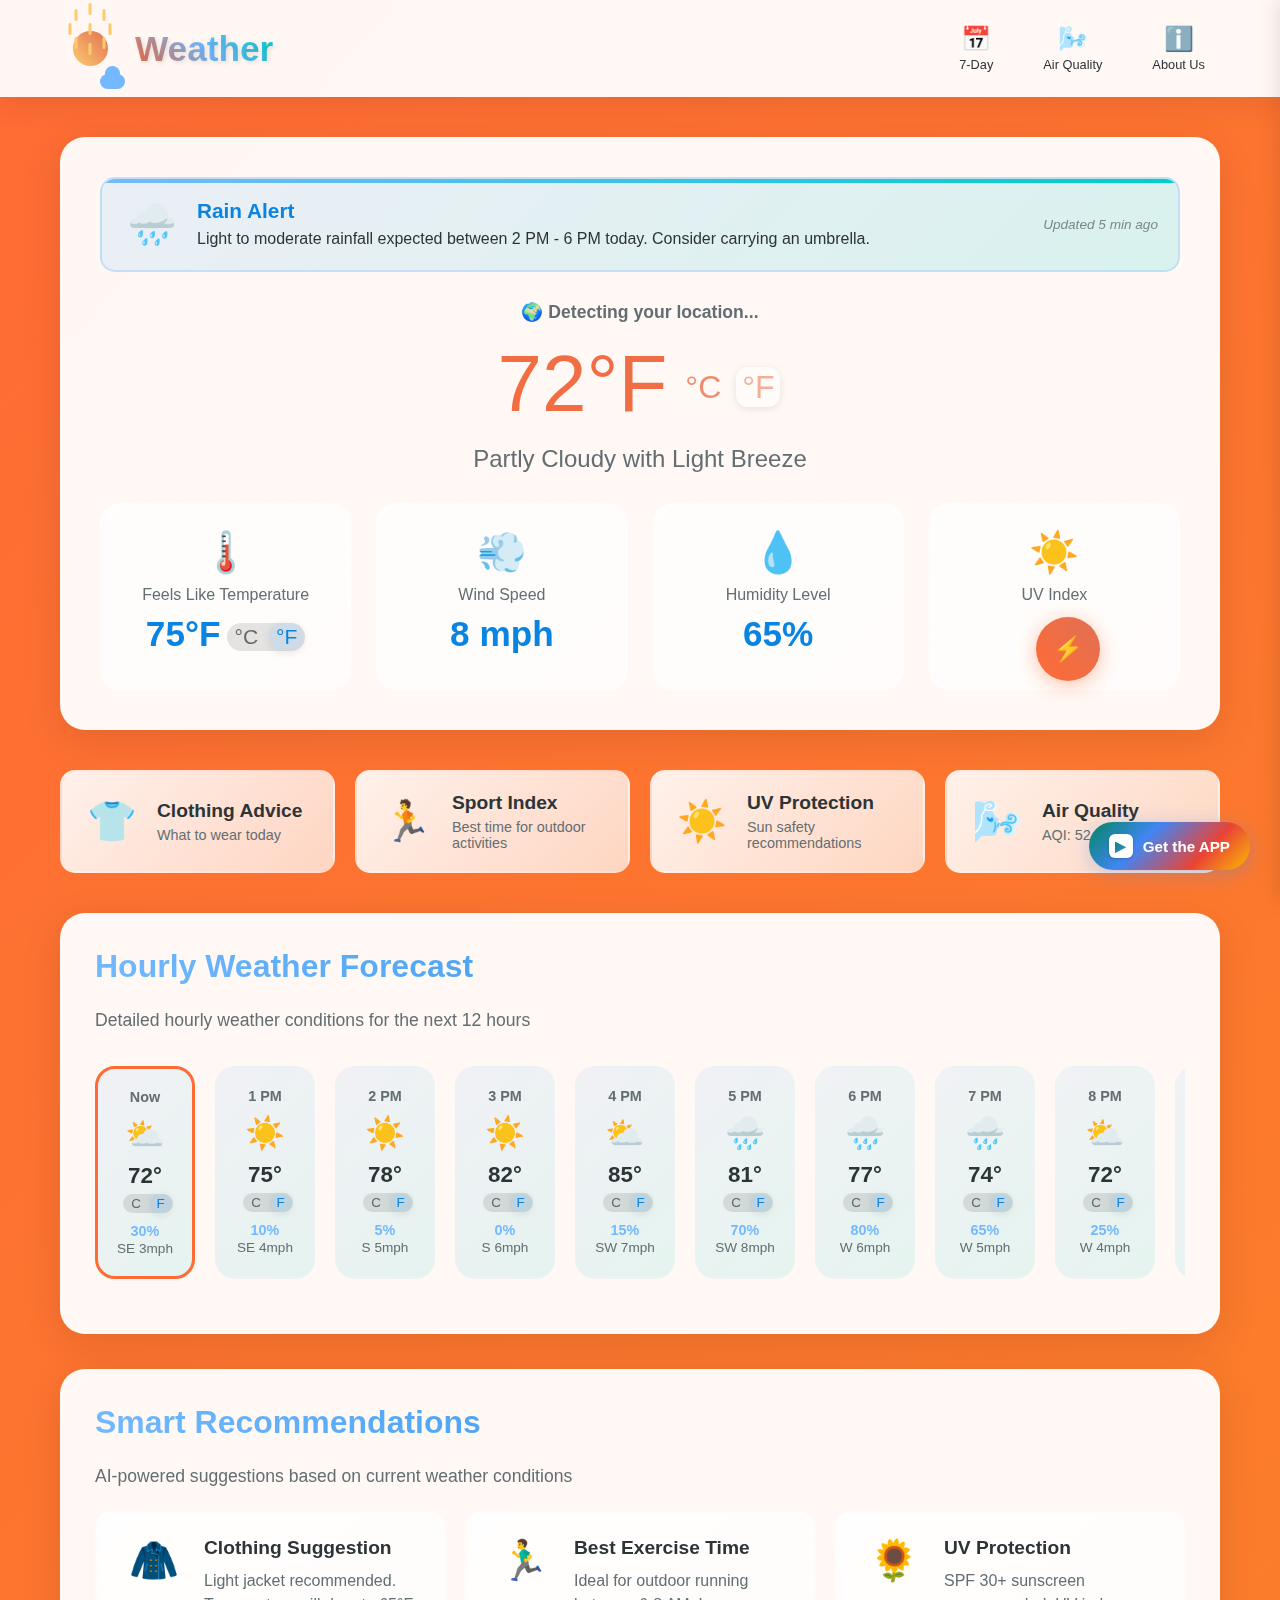
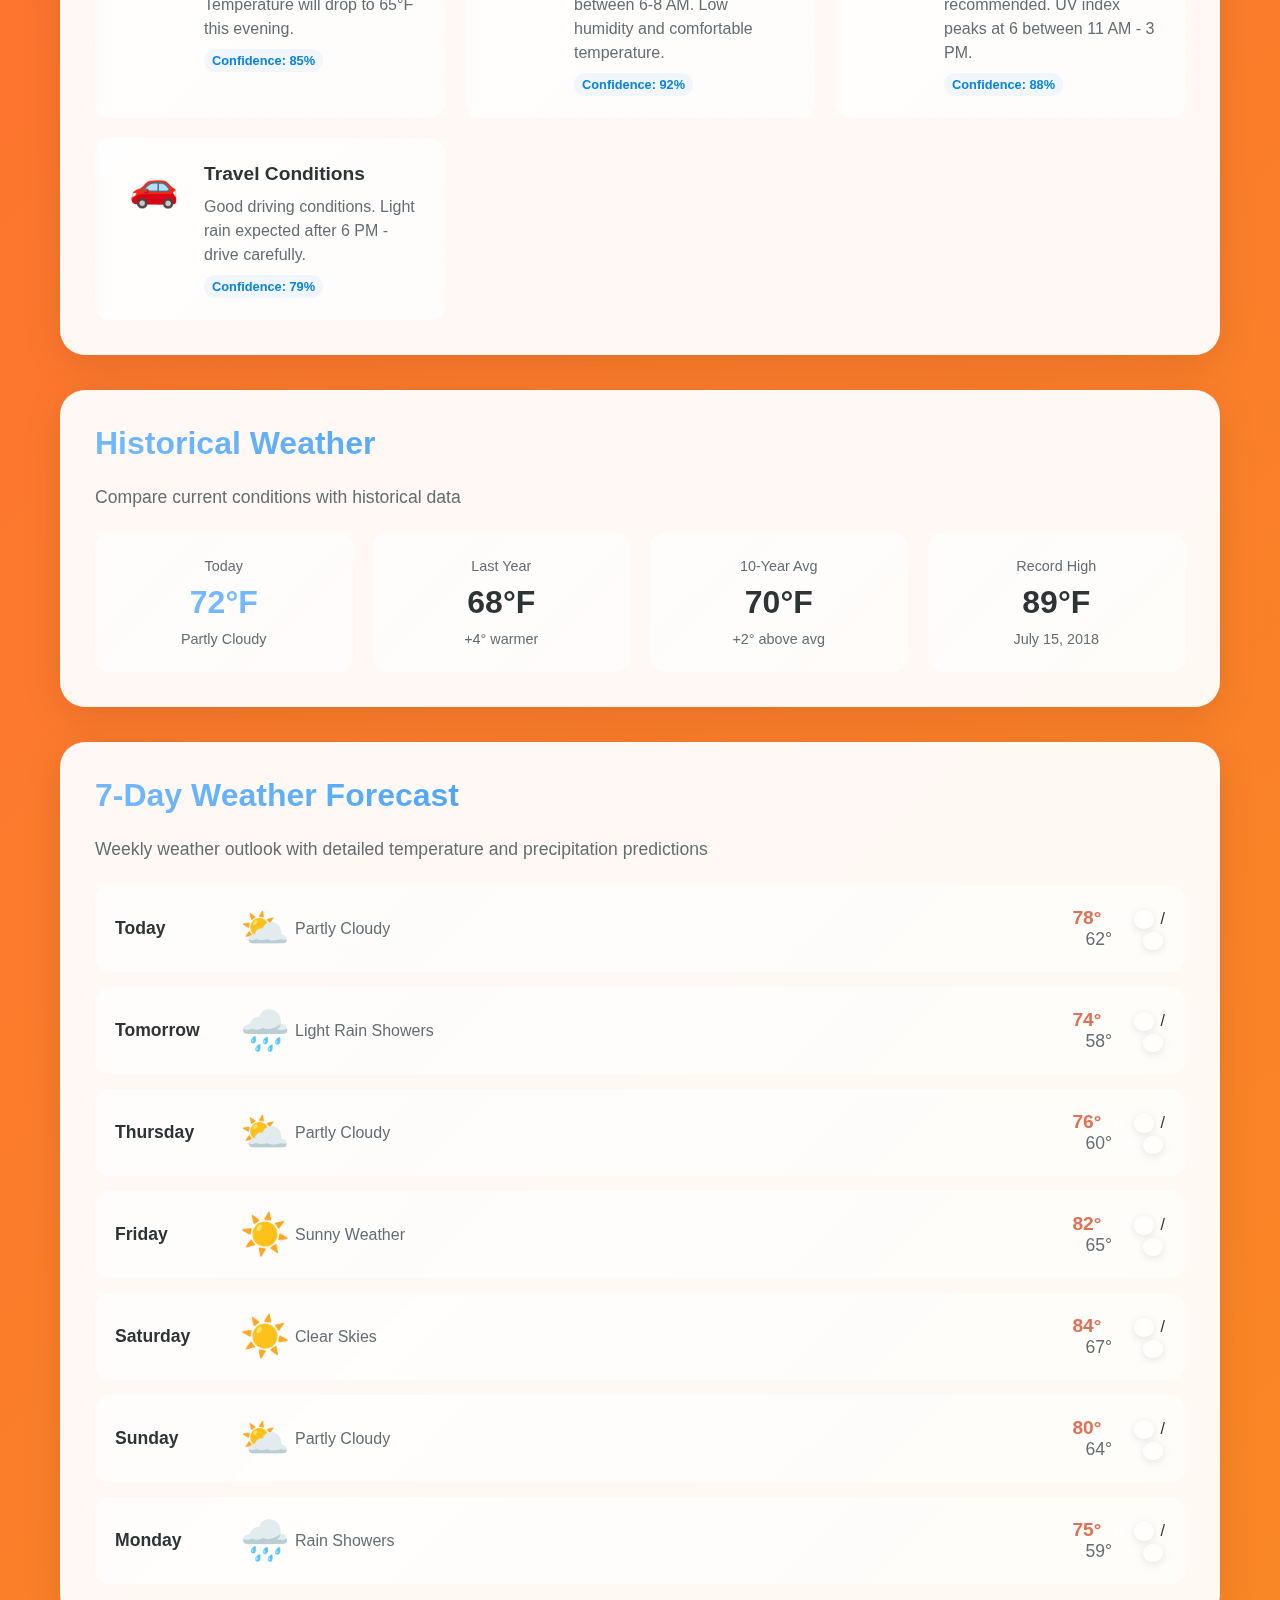
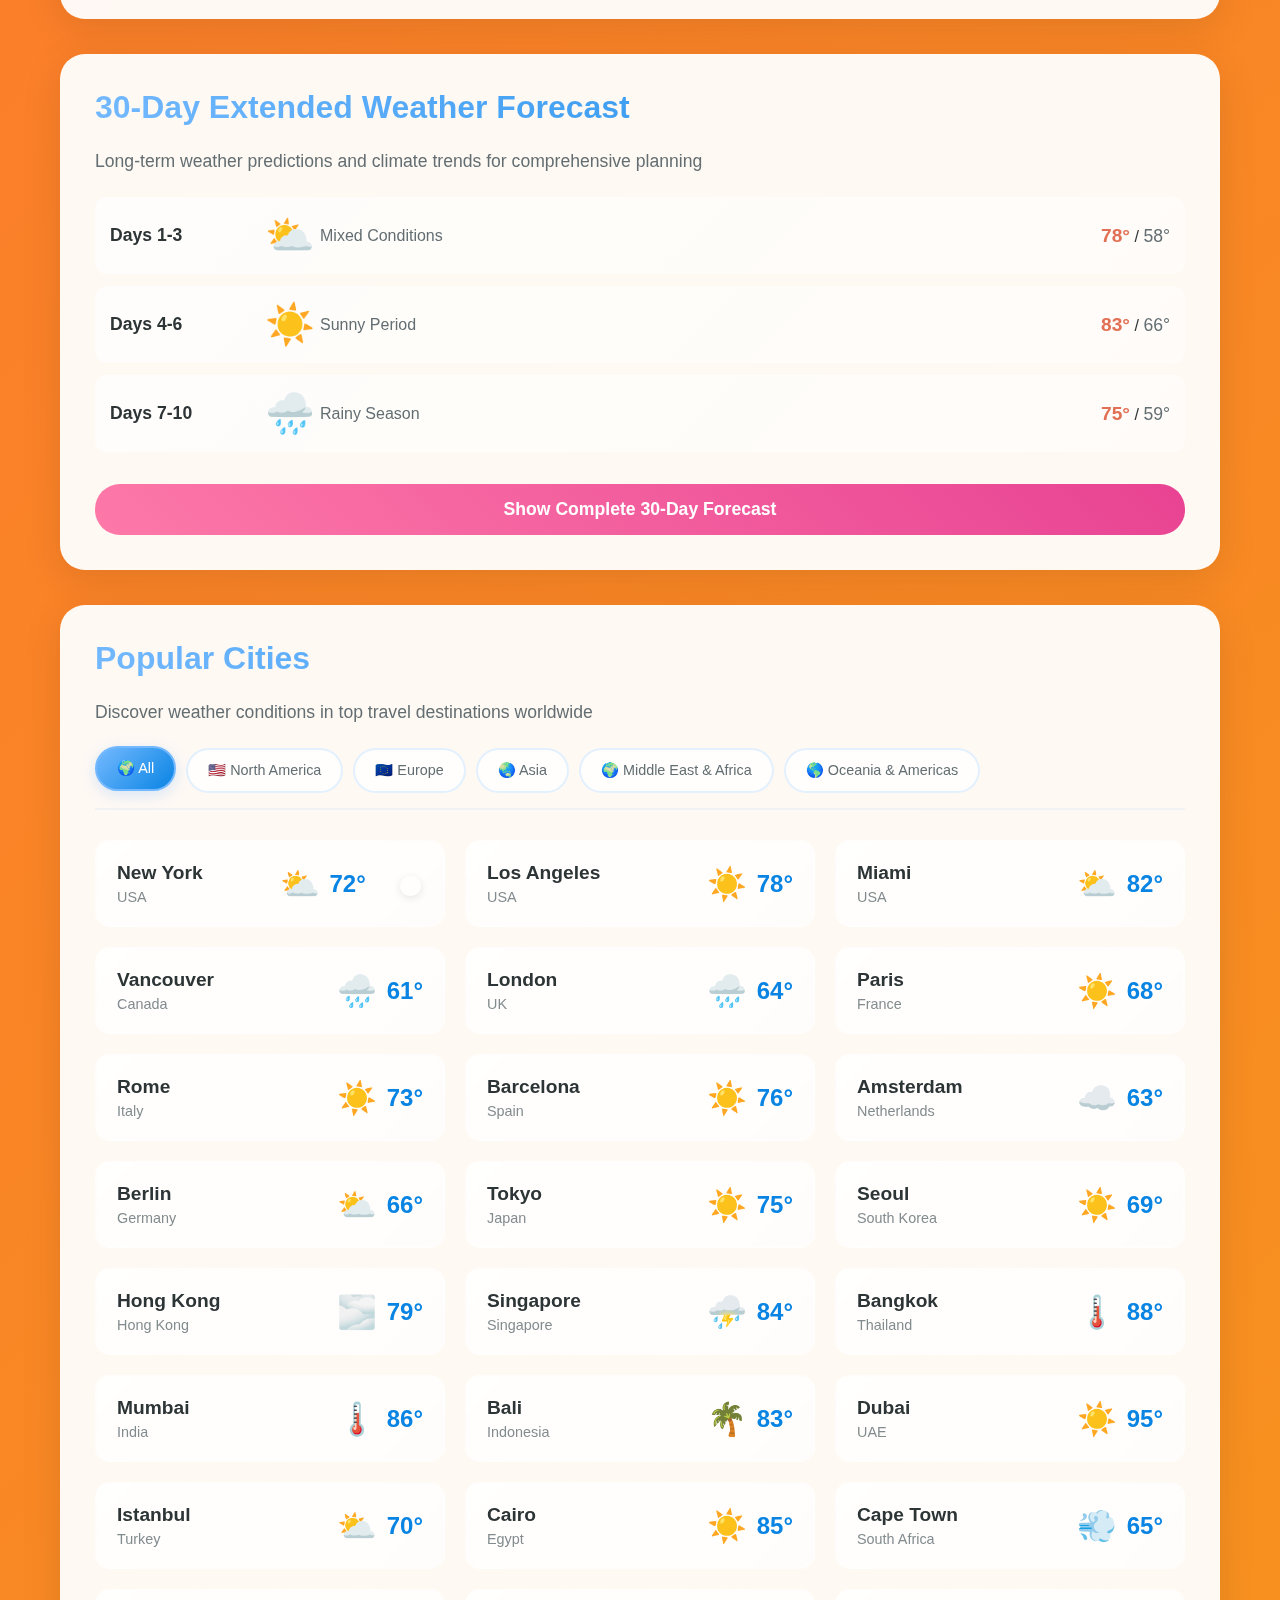
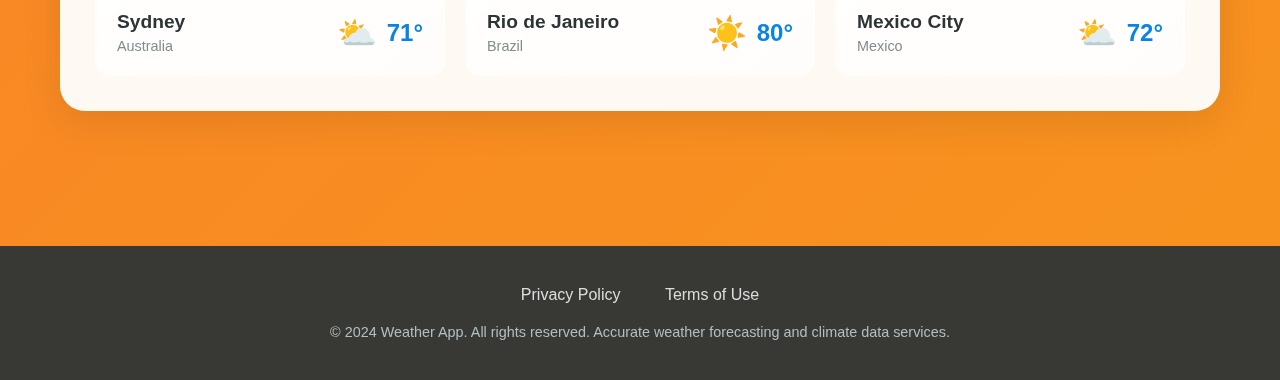
<file: index.html>
<!DOCTYPE html>
<html lang="en">
<head>
    <meta charset="UTF-8">
    <meta name="viewport" content="width=device-width, initial-scale=1.0">
    <meta name="description" content="Weather - Your ultimate weather forecast app. Get accurate hourly weather, 7-day weather forecast, 30-day weather predictions, real-time temperature, precipitation data, wind speed, humidity, UV index and atmospheric pressure. Free weather app with precise weather radar and climate monitoring.">
    <meta name="keywords" content="weather forecast, weather app, hourly weather, 7 day weather, 30 day weather prediction, weather radar, temperature forecast, precipitation, climate data, weather service, weather conditions, atmospheric pressure, humidity forecast, UV index, wind speed, weather alerts, local weather, weather tracking, meteorology, climate forecast">
    <meta name="author" content="Weather App">
    <meta name="robots" content="index, follow">
    <meta name="language" content="EN">
    <meta name="geo.region" content="US">
    <meta name="geo.position" content="40.7128;-74.0060">
    <meta name="ICBM" content="40.7128, -74.0060">
    
    <!-- Open Graph tags for social sharing -->
    <meta property="og:title" content="Weather - Accurate Weather Forecast App | Hourly & Long-term Predictions">
    <meta property="og:description" content="Get precise weather forecasts with our advanced weather app. Track hourly weather changes, 7-day forecasts, and extended 30-day weather outlook with real-time climate data.">
    <meta property="og:type" content="website">
    <meta property="og:url" content="https://weather.com">
    <meta property="og:site_name" content="Weather App">
    
    <!-- Twitter Card tags -->
    <meta name="twitter:card" content="summary_large_image">
    <meta name="twitter:title" content="Weather - Professional Weather Forecast Service">
    <meta name="twitter:description" content="Advanced weather forecasting with hourly updates, extended predictions, and comprehensive climate monitoring tools.">
    
    <!-- Canonical URL -->
    <link rel="canonical" href="https://weather.com">
    
    <title>Weather - Accurate Weather Forecast App | Hourly, 7-Day & 30-Day Weather Predictions</title>
    
    <link rel="stylesheet" href="assets/css/styles.css">
</head>
<body>
    <header>
        <div class="header-container">
            <div class="logo-section">
                <a href="index.html" class="home-link">
                    <div class="weather-logo">
                        <div class="sun-icon"></div>
                        <div class="cloud-icon"></div>
                    </div>
                    <h1 class="brand-name">Weather</h1>
                </a>
                <a href="https://play.google.com/store/apps/details?id=com.weather.free.forecast.dailyweather&hl=en" class="mobile-app-download" target="_blank" rel="noopener">
                    <span class="google-play-icon"></span>
                </a>
            </div>
            
            
            <nav class="main-nav" role="navigation" aria-label="Main Navigation">
                <a href="7-day-weather-forecast.html" class="nav-item">
                    <div class="nav-icon">📅</div>
                    <span>7-Day</span>
                </a>
                <a href="air-quality-index.html" class="nav-item">
                    <div class="nav-icon">🌬️</div>
                    <span>Air Quality</span>
                </a>
                <a href="about.html" class="nav-item">
                    <div class="nav-icon">ℹ️</div>
                    <span>About Us</span>
                </a>
            </nav>
        </div>
    </header>

    <main class="container">
        <section class="current-weather">
            <div class="weather-alert">
                <div class="alert-icon">🌧️</div>
                <div class="alert-content">
                    <div class="alert-title">Rain Alert</div>
                    <div class="alert-message">Light to moderate rainfall expected between 2 PM - 6 PM today. Consider carrying an umbrella.</div>
                </div>
                <div class="alert-time">Updated 5 min ago</div>
            </div>

            <div class="location-info">
                <h2 class="location-name">
                    <span class="location-loading">🌍 Detecting your location...</span>
                    <span class="location-text" style="display: none;">New York, NY</span>
                </h2>
                <div class="current-temp">72°F<div class="temperature-toggle">
                    <span class="temp-unit" data-unit="celsius">°C</span>
                    <span class="temp-unit active" data-unit="fahrenheit">°F</span>
                </div></div>
                <div class="current-condition">Partly Cloudy with Light Breeze</div>
            </div>
            
            <div class="weather-details">
                <div class="detail-card">
                    <div class="detail-icon">🌡️</div>
                    <div class="detail-label">Feels Like Temperature</div>
                    <div class="detail-value">75°F<div class="temperature-toggle">
                        <span class="temp-unit" data-unit="celsius">°C</span>
                        <span class="temp-unit active" data-unit="fahrenheit">°F</span>
                    </div></div>
                </div>
                <div class="detail-card">
                    <div class="detail-icon">💨</div>
                    <div class="detail-label">Wind Speed</div>
                    <div class="detail-value">8 mph</div>
                </div>
                <div class="detail-card">
                    <div class="detail-icon">💧</div>
                    <div class="detail-label">Humidity Level</div>
                    <div class="detail-value">65%</div>
                </div>
                <div class="detail-card">
                    <div class="detail-icon">☀️</div>
                    <div class="detail-label">UV Index</div>
                    <div class="detail-value">6</div>
                </div>
            </div>
        </section>

        <!-- Quick Actions Panel -->
        <section class="quick-actions">
            <div class="action-item" data-action="clothing">
                <div class="action-icon">👕</div>
                <div class="action-text">
                    <div class="action-title">Clothing Advice</div>
                    <div class="action-desc">What to wear today</div>
                </div>
            </div>
            <div class="action-item" data-action="sports">
                <div class="action-icon">🏃</div>
                <div class="action-text">
                    <div class="action-title">Sport Index</div>
                    <div class="action-desc">Best time for outdoor activities</div>
                </div>
            </div>
            <div class="action-item" data-action="uv">
                <div class="action-icon">☀️</div>
                <div class="action-text">
                    <div class="action-title">UV Protection</div>
                    <div class="action-desc">Sun safety recommendations</div>
                </div>
            </div>
            <div class="action-item" data-action="air">
                <div class="action-icon">🌬️</div>
                <div class="action-text">
                    <div class="action-title">Air Quality</div>
                    <div class="action-desc">AQI: 52 - Good</div>
                </div>
            </div>
        </section>

        <!-- Hourly Weather Forecast -->
        <section class="weather-section">
            <h3 class="section-title">Hourly Weather Forecast</h3>
            <p class="section-subtitle">Detailed hourly weather conditions for the next 12 hours</p>
            
            <div class="hourly-container">
                <div class="hourly-weather">
                    <div class="hourly-item current" style="border: 3px solid #ff6b35;">
                        <div class="hourly-time">Now</div>
                        <div class="hourly-icon">⛅</div>
                        <div class="hourly-temp">72°<div class="temperature-toggle">
                            <span class="temp-unit" data-unit="celsius">C</span>
                            <span class="temp-unit active" data-unit="fahrenheit">F</span>
                        </div></div>
                        <div class="hourly-precipitation">30%</div>
                        <div class="hourly-wind">SE 3mph</div>
                    </div>
                    <div class="hourly-item">
                        <div class="hourly-time">1 PM</div>
                        <div class="hourly-icon">☀️</div>
                        <div class="hourly-temp">75°<div class="temperature-toggle">
                            <span class="temp-unit" data-unit="celsius">C</span>
                            <span class="temp-unit active" data-unit="fahrenheit">F</span>
                        </div></div>
                        <div class="hourly-precipitation">10%</div>
                        <div class="hourly-wind">SE 4mph</div>
                    </div>
                    <div class="hourly-item">
                        <div class="hourly-time">2 PM</div>
                        <div class="hourly-icon">☀️</div>
                        <div class="hourly-temp">78°<div class="temperature-toggle">
                            <span class="temp-unit" data-unit="celsius">C</span>
                            <span class="temp-unit active" data-unit="fahrenheit">F</span>
                        </div></div>
                        <div class="hourly-precipitation">5%</div>
                        <div class="hourly-wind">S 5mph</div>
                    </div>
                    <div class="hourly-item">
                        <div class="hourly-time">3 PM</div>
                        <div class="hourly-icon">☀️</div>
                        <div class="hourly-temp">82°<div class="temperature-toggle">
                            <span class="temp-unit" data-unit="celsius">C</span>
                            <span class="temp-unit active" data-unit="fahrenheit">F</span>
                        </div></div>
                        <div class="hourly-precipitation">0%</div>
                        <div class="hourly-wind">S 6mph</div>
                    </div>
                    <div class="hourly-item">
                        <div class="hourly-time">4 PM</div>
                        <div class="hourly-icon">⛅</div>
                        <div class="hourly-temp">85°<div class="temperature-toggle">
                            <span class="temp-unit" data-unit="celsius">C</span>
                            <span class="temp-unit active" data-unit="fahrenheit">F</span>
                        </div></div>
                        <div class="hourly-precipitation">15%</div>
                        <div class="hourly-wind">SW 7mph</div>
                    </div>
                    <div class="hourly-item">
                        <div class="hourly-time">5 PM</div>
                        <div class="hourly-icon">🌧️</div>
                        <div class="hourly-temp">81°<div class="temperature-toggle">
                            <span class="temp-unit" data-unit="celsius">C</span>
                            <span class="temp-unit active" data-unit="fahrenheit">F</span>
                        </div></div>
                        <div class="hourly-precipitation">70%</div>
                        <div class="hourly-wind">SW 8mph</div>
                    </div>
                    <div class="hourly-item">
                        <div class="hourly-time">6 PM</div>
                        <div class="hourly-icon">🌧️</div>
                        <div class="hourly-temp">77°<div class="temperature-toggle">
                            <span class="temp-unit" data-unit="celsius">C</span>
                            <span class="temp-unit active" data-unit="fahrenheit">F</span>
                        </div></div>
                        <div class="hourly-precipitation">80%</div>
                        <div class="hourly-wind">W 6mph</div>
                    </div>
                    <div class="hourly-item">
                        <div class="hourly-time">7 PM</div>
                        <div class="hourly-icon">🌧️</div>
                        <div class="hourly-temp">74°<div class="temperature-toggle">
                            <span class="temp-unit" data-unit="celsius">C</span>
                            <span class="temp-unit active" data-unit="fahrenheit">F</span>
                        </div></div>
                        <div class="hourly-precipitation">65%</div>
                        <div class="hourly-wind">W 5mph</div>
                    </div>
                    <div class="hourly-item">
                        <div class="hourly-time">8 PM</div>
                        <div class="hourly-icon">⛅</div>
                        <div class="hourly-temp">72°<div class="temperature-toggle">
                            <span class="temp-unit" data-unit="celsius">C</span>
                            <span class="temp-unit active" data-unit="fahrenheit">F</span>
                        </div></div>
                        <div class="hourly-precipitation">25%</div>
                        <div class="hourly-wind">W 4mph</div>
                    </div>
                    <div class="hourly-item">
                        <div class="hourly-time">9 PM</div>
                        <div class="hourly-icon">🌙</div>
                        <div class="hourly-temp">69°<div class="temperature-toggle">
                            <span class="temp-unit" data-unit="celsius">C</span>
                            <span class="temp-unit active" data-unit="fahrenheit">F</span>
                        </div></div>
                        <div class="hourly-precipitation">10%</div>
                        <div class="hourly-wind">NW 3mph</div>
                    </div>
                    <div class="hourly-item">
                        <div class="hourly-time">10 PM</div>
                        <div class="hourly-icon">🌙</div>
                        <div class="hourly-temp">66°<div class="temperature-toggle">
                            <span class="temp-unit" data-unit="celsius">C</span>
                            <span class="temp-unit active" data-unit="fahrenheit">F</span>
                        </div></div>
                        <div class="hourly-precipitation">5%</div>
                        <div class="hourly-wind">NW 2mph</div>
                    </div>
                    <div class="hourly-item">
                        <div class="hourly-time">11 PM</div>
                        <div class="hourly-icon">🌙</div>
                        <div class="hourly-temp">64°<div class="temperature-toggle">
                            <span class="temp-unit" data-unit="celsius">C</span>
                            <span class="temp-unit active" data-unit="fahrenheit">F</span>
                        </div></div>
                        <div class="hourly-precipitation">0%</div>
                        <div class="hourly-wind">N 1mph</div>
                    </div>
                </div>
            </div>
        </section>

        <!-- Smart Recommendations -->
        <section class="weather-section">
            <h3 class="section-title">Smart Recommendations</h3>
            <p class="section-subtitle">AI-powered suggestions based on current weather conditions</p>
            
            <div class="recommendations-grid">
                <div class="recommendation-card">
                    <div class="rec-icon">🧥</div>
                    <div class="rec-content">
                        <h4>Clothing Suggestion</h4>
                        <p>Light jacket recommended. Temperature will drop to 65°F this evening.</p>
                        <span class="confidence">Confidence: 85%</span>
                    </div>
                </div>
                
                <div class="recommendation-card">
                    <div class="rec-icon">🏃‍♂️</div>
                    <div class="rec-content">
                        <h4>Best Exercise Time</h4>
                        <p>Ideal for outdoor running between 6-8 AM. Low humidity and comfortable temperature.</p>
                        <span class="confidence">Confidence: 92%</span>
                    </div>
                </div>
                
                <div class="recommendation-card">
                    <div class="rec-icon">🌻</div>
                    <div class="rec-content">
                        <h4>UV Protection</h4>
                        <p>SPF 30+ sunscreen recommended. UV index peaks at 6 between 11 AM - 3 PM.</p>
                        <span class="confidence">Confidence: 88%</span>
                    </div>
                </div>
                
                <div class="recommendation-card">
                    <div class="rec-icon">🚗</div>
                    <div class="rec-content">
                        <h4>Travel Conditions</h4>
                        <p>Good driving conditions. Light rain expected after 6 PM - drive carefully.</p>
                        <span class="confidence">Confidence: 79%</span>
                    </div>
                </div>
            </div>
        </section>

        <!-- Historical Comparison -->
        <section class="weather-section">
            <h3 class="section-title">Historical Weather</h3>
            <p class="section-subtitle">Compare current conditions with historical data</p>
            
            <div class="historical-comparison">
                <div class="comparison-item">
                    <div class="comp-label">Today</div>
                    <div class="comp-value current">72°F</div>
                    <div class="comp-desc">Partly Cloudy</div>
                </div>
                <div class="comparison-item">
                    <div class="comp-label">Last Year</div>
                    <div class="comp-value">68°F</div>
                    <div class="comp-desc">+4° warmer</div>
                </div>
                <div class="comparison-item">
                    <div class="comp-label">10-Year Avg</div>
                    <div class="comp-value">70°F</div>
                    <div class="comp-desc">+2° above avg</div>
                </div>
                <div class="comparison-item">
                    <div class="comp-label">Record High</div>
                    <div class="comp-value">89°F</div>
                    <div class="comp-desc">July 15, 2018</div>
                </div>
            </div>
        </section>


        <section class="weather-section">
            <h3 class="section-title">7-Day Weather Forecast</h3>
            <p class="section-subtitle">Weekly weather outlook with detailed temperature and precipitation predictions</p>
            
            <div class="daily-forecast">
                <div class="daily-item">
                    <div class="day-name">Today</div>
                    <div class="daily-icon">⛅</div>
                    <div class="daily-desc">Partly Cloudy</div>
                    <div class="temp-range">
                        <span class="high-temp">78°<div class="temperature-toggle">
                            <span class="temp-unit" data-unit="celsius">C</span>
                            <span class="temp-unit active" data-unit="fahrenheit">F</span>
                        </div></span> / <span class="low-temp">62°<div class="temperature-toggle">
                            <span class="temp-unit" data-unit="celsius">C</span>
                            <span class="temp-unit active" data-unit="fahrenheit">F</span>
                        </div></span>
                    </div>
                </div>
                <div class="daily-item">
                    <div class="day-name">Tomorrow</div>
                    <div class="daily-icon">🌧️</div>
                    <div class="daily-desc">Light Rain Showers</div>
                    <div class="temp-range">
                        <span class="high-temp">74°<div class="temperature-toggle">
                            <span class="temp-unit" data-unit="celsius">C</span>
                            <span class="temp-unit active" data-unit="fahrenheit">F</span>
                        </div></span> / <span class="low-temp">58°<div class="temperature-toggle">
                            <span class="temp-unit" data-unit="celsius">C</span>
                            <span class="temp-unit active" data-unit="fahrenheit">F</span>
                        </div></span>
                    </div>
                </div>
                <div class="daily-item">
                    <div class="day-name">Thursday</div>
                    <div class="daily-icon">⛅</div>
                    <div class="daily-desc">Partly Cloudy</div>
                    <div class="temp-range">
                        <span class="high-temp">76°<div class="temperature-toggle">
                            <span class="temp-unit" data-unit="celsius">C</span>
                            <span class="temp-unit active" data-unit="fahrenheit">F</span>
                        </div></span> / <span class="low-temp">60°<div class="temperature-toggle">
                            <span class="temp-unit" data-unit="celsius">C</span>
                            <span class="temp-unit active" data-unit="fahrenheit">F</span>
                        </div></span>
                    </div>
                </div>
                <div class="daily-item">
                    <div class="day-name">Friday</div>
                    <div class="daily-icon">☀️</div>
                    <div class="daily-desc">Sunny Weather</div>
                    <div class="temp-range">
                        <span class="high-temp">82°<div class="temperature-toggle">
                            <span class="temp-unit" data-unit="celsius">C</span>
                            <span class="temp-unit active" data-unit="fahrenheit">F</span>
                        </div></span> / <span class="low-temp">65°<div class="temperature-toggle">
                            <span class="temp-unit" data-unit="celsius">C</span>
                            <span class="temp-unit active" data-unit="fahrenheit">F</span>
                        </div></span>
                    </div>
                </div>
                <div class="daily-item">
                    <div class="day-name">Saturday</div>
                    <div class="daily-icon">☀️</div>
                    <div class="daily-desc">Clear Skies</div>
                    <div class="temp-range">
                        <span class="high-temp">84°<div class="temperature-toggle">
                            <span class="temp-unit" data-unit="celsius">C</span>
                            <span class="temp-unit active" data-unit="fahrenheit">F</span>
                        </div></span> / <span class="low-temp">67°<div class="temperature-toggle">
                            <span class="temp-unit" data-unit="celsius">C</span>
                            <span class="temp-unit active" data-unit="fahrenheit">F</span>
                        </div></span>
                    </div>
                </div>
                <div class="daily-item">
                    <div class="day-name">Sunday</div>
                    <div class="daily-icon">⛅</div>
                    <div class="daily-desc">Partly Cloudy</div>
                    <div class="temp-range">
                        <span class="high-temp">80°<div class="temperature-toggle">
                            <span class="temp-unit" data-unit="celsius">C</span>
                            <span class="temp-unit active" data-unit="fahrenheit">F</span>
                        </div></span> / <span class="low-temp">64°<div class="temperature-toggle">
                            <span class="temp-unit" data-unit="celsius">C</span>
                            <span class="temp-unit active" data-unit="fahrenheit">F</span>
                        </div></span>
                    </div>
                </div>
                <div class="daily-item">
                    <div class="day-name">Monday</div>
                    <div class="daily-icon">🌧️</div>
                    <div class="daily-desc">Rain Showers</div>
                    <div class="temp-range">
                        <span class="high-temp">75°<div class="temperature-toggle">
                            <span class="temp-unit" data-unit="celsius">C</span>
                            <span class="temp-unit active" data-unit="fahrenheit">F</span>
                        </div></span> / <span class="low-temp">59°<div class="temperature-toggle">
                            <span class="temp-unit" data-unit="celsius">C</span>
                            <span class="temp-unit active" data-unit="fahrenheit">F</span>
                        </div></span>
                    </div>
                </div>
            </div>
        </section>

        <section class="weather-section">
            <h3 class="section-title">30-Day Extended Weather Forecast</h3>
            <p class="section-subtitle">Long-term weather predictions and climate trends for comprehensive planning</p>
            
            <div class="extended-forecast">
                <div class="extended-item">
                    <div class="day-name">Days 1-3</div>
                    <div class="daily-icon">⛅</div>
                    <div class="daily-desc">Mixed Conditions</div>
                    <div class="temp-range">
                        <span class="high-temp">78°</span> / <span class="low-temp">58°</span>
                    </div>
                </div>
                <div class="extended-item">
                    <div class="day-name">Days 4-6</div>
                    <div class="daily-icon">☀️</div>
                    <div class="daily-desc">Sunny Period</div>
                    <div class="temp-range">
                        <span class="high-temp">83°</span> / <span class="low-temp">66°</span>
                    </div>
                </div>
                <div class="extended-item">
                    <div class="day-name">Days 7-10</div>
                    <div class="daily-icon">🌧️</div>
                    <div class="daily-desc">Rainy Season</div>
                    <div class="temp-range">
                        <span class="high-temp">75°</span> / <span class="low-temp">59°</span>
                    </div>
                </div>
                
                <div id="extended-days" class="hidden">
                    <div class="extended-item">
                        <div class="day-name">Days 11-14</div>
                        <div class="daily-icon">⛅</div>
                        <div class="daily-desc">Variable Clouds</div>
                        <div class="temp-range">
                            <span class="high-temp">77°</span> / <span class="low-temp">61°</span>
                        </div>
                    </div>
                    <div class="extended-item">
                        <div class="day-name">Days 15-18</div>
                        <div class="daily-icon">☀️</div>
                        <div class="daily-desc">Clear Weather</div>
                        <div class="temp-range">
                            <span class="high-temp">81°</span> / <span class="low-temp">64°</span>
                        </div>
                    </div>
                    <div class="extended-item">
                        <div class="day-name">Days 19-22</div>
                        <div class="daily-icon">⛅</div>
                        <div class="daily-desc">Partly Cloudy</div>
                        <div class="temp-range">
                            <span class="high-temp">79°</span> / <span class="low-temp">62°</span>
                        </div>
                    </div>
                    <div class="extended-item">
                        <div class="day-name">Days 23-26</div>
                        <div class="daily-icon">🌧️</div>
                        <div class="daily-desc">Intermittent Rain</div>
                        <div class="temp-range">
                            <span class="high-temp">74°</span> / <span class="low-temp">57°</span>
                        </div>
                    </div>
                    <div class="extended-item">
                        <div class="day-name">Days 27-30</div>
                        <div class="daily-icon">☀️</div>
                        <div class="daily-desc">Sunny Outlook</div>
                        <div class="temp-range">
                            <span class="high-temp">82°</span> / <span class="low-temp">65°</span>
                        </div>
                    </div>
                </div>
                
                <button class="show-more-btn" id="showMoreBtn" onclick="toggleExtendedForecast()">
                    Show Complete 30-Day Forecast
                </button>
            </div>
        </section>

        <section class="weather-section">
            <h3 class="section-title">Popular Cities</h3>
            <p class="section-subtitle">Discover weather conditions in top travel destinations worldwide</p>
            
            <!-- Region Navigation Tabs -->
            <div class="region-tabs">
                <button class="region-tab active" data-region="all">🌍 All</button>
                <button class="region-tab" data-region="north-america">🇺🇸 North America</button>
                <button class="region-tab" data-region="europe">🇪🇺 Europe</button>
                <button class="region-tab" data-region="asia">🌏 Asia</button>
                <button class="region-tab" data-region="middle-east-africa">🌍 Middle East & Africa</button>
                <button class="region-tab" data-region="oceania-americas">🌎 Oceania & Americas</button>
            </div>
            
            <!-- All Cities Container -->
            <div class="popular-cities active" data-region="all">
                <!-- North America Cities -->
                <div class="city-item" data-city="New York" data-country="USA" data-temp="72" data-condition="Partly Cloudy" data-icon="⛅" data-region-group="north-america"
                     data-alert-type="rain" data-alert-icon="🌧️" data-alert-title="Rain Alert" 
                     data-alert-message="Light to moderate rainfall expected between 2 PM - 6 PM today. Consider carrying an umbrella.">
                    <div class="city-info">
                        <div class="city-name">New York</div>
                        <div class="city-country">USA</div>
                    </div>
                    <div class="city-weather">
                        <div class="city-icon">⛅</div>
                        <div class="city-temp">72°<div class="temperature-toggle">
                            <span class="temp-unit" data-unit="celsius">C</span>
                            <span class="temp-unit active" data-unit="fahrenheit">F</span>
                        </div></div>
                    </div>
                </div>

                <div class="city-item" data-city="Los Angeles" data-country="USA" data-temp="78" data-condition="Sunny" data-icon="☀️" data-region-group="north-america">
                    <div class="city-info">
                        <div class="city-name">Los Angeles</div>
                        <div class="city-country">USA</div>
                    </div>
                    <div class="city-weather">
                        <div class="city-icon">☀️</div>
                        <div class="city-temp">78°</div>
                    </div>
                </div>

                <div class="city-item" data-city="Miami" data-country="USA" data-temp="82" data-condition="Partly Cloudy" data-icon="⛅" data-region-group="north-america">
                    <div class="city-info">
                        <div class="city-name">Miami</div>
                        <div class="city-country">USA</div>
                    </div>
                    <div class="city-weather">
                        <div class="city-icon">⛅</div>
                        <div class="city-temp">82°</div>
                    </div>
                </div>

                <div class="city-item" data-city="Vancouver" data-country="Canada" data-temp="61" data-condition="Rainy" data-icon="🌧️" data-region-group="north-america">
                    <div class="city-info">
                        <div class="city-name">Vancouver</div>
                        <div class="city-country">Canada</div>
                    </div>
                    <div class="city-weather">
                        <div class="city-icon">🌧️</div>
                        <div class="city-temp">61°</div>
                    </div>
                </div>

                <!-- Europe Cities -->
                <div class="city-item" data-city="London" data-country="UK" data-temp="64" data-condition="Light Rain" data-icon="🌧️" data-region-group="europe"
                     data-alert-type="fog" data-alert-icon="🌫️" data-alert-title="Fog Advisory" 
                     data-alert-message="Dense fog expected during morning hours. Visibility may be reduced to less than 100 meters. Drive carefully.">
                    <div class="city-info">
                        <div class="city-name">London</div>
                        <div class="city-country">UK</div>
                    </div>
                    <div class="city-weather">
                        <div class="city-icon">🌧️</div>
                        <div class="city-temp">64°</div>
                    </div>
                </div>

                <div class="city-item" data-city="Paris" data-country="France" data-temp="68" data-condition="Sunny" data-icon="☀️" data-region-group="europe"
                     data-alert-type="none" data-alert-icon="" data-alert-title="" data-alert-message="">
                    <div class="city-info">
                        <div class="city-name">Paris</div>
                        <div class="city-country">France</div>
                    </div>
                    <div class="city-weather">
                        <div class="city-icon">☀️</div>
                        <div class="city-temp">68°</div>
                    </div>
                </div>

                <div class="city-item" data-city="Rome" data-country="Italy" data-temp="73" data-condition="Sunny" data-icon="☀️" data-region-group="europe">
                    <div class="city-info">
                        <div class="city-name">Rome</div>
                        <div class="city-country">Italy</div>
                    </div>
                    <div class="city-weather">
                        <div class="city-icon">☀️</div>
                        <div class="city-temp">73°</div>
                    </div>
                </div>

                <div class="city-item" data-city="Barcelona" data-country="Spain" data-temp="76" data-condition="Sunny" data-icon="☀️" data-region-group="europe">
                    <div class="city-info">
                        <div class="city-name">Barcelona</div>
                        <div class="city-country">Spain</div>
                    </div>
                    <div class="city-weather">
                        <div class="city-icon">☀️</div>
                        <div class="city-temp">76°</div>
                    </div>
                </div>

                <div class="city-item" data-city="Amsterdam" data-country="Netherlands" data-temp="63" data-condition="Cloudy" data-icon="☁️" data-region-group="europe">
                    <div class="city-info">
                        <div class="city-name">Amsterdam</div>
                        <div class="city-country">Netherlands</div>
                    </div>
                    <div class="city-weather">
                        <div class="city-icon">☁️</div>
                        <div class="city-temp">63°</div>
                    </div>
                </div>

                <div class="city-item" data-city="Berlin" data-country="Germany" data-temp="66" data-condition="Partly Cloudy" data-icon="⛅" data-region-group="europe">
                    <div class="city-info">
                        <div class="city-name">Berlin</div>
                        <div class="city-country">Germany</div>
                    </div>
                    <div class="city-weather">
                        <div class="city-icon">⛅</div>
                        <div class="city-temp">66°</div>
                    </div>
                </div>

                <!-- Asia Cities -->
                <div class="city-item" data-city="Tokyo" data-country="Japan" data-temp="75" data-condition="Clear" data-icon="☀️" data-region-group="asia"
                     data-alert-type="earthquake" data-alert-icon="🟡" data-alert-title="Earthquake Advisory" 
                     data-alert-message="Minor seismic activity detected. No immediate danger, but stay alert for aftershocks.">
                    <div class="city-info">
                        <div class="city-name">Tokyo</div>
                        <div class="city-country">Japan</div>
                    </div>
                    <div class="city-weather">
                        <div class="city-icon">☀️</div>
                        <div class="city-temp">75°</div>
                    </div>
                </div>

                <div class="city-item" data-city="Seoul" data-country="South Korea" data-temp="69" data-condition="Clear" data-icon="☀️" data-region-group="asia">
                    <div class="city-info">
                        <div class="city-name">Seoul</div>
                        <div class="city-country">South Korea</div>
                    </div>
                    <div class="city-weather">
                        <div class="city-icon">☀️</div>
                        <div class="city-temp">69°</div>
                    </div>
                </div>

                <div class="city-item" data-city="Hong Kong" data-country="Hong Kong" data-temp="79" data-condition="Humid" data-icon="🌫️" data-region-group="asia">
                    <div class="city-info">
                        <div class="city-name">Hong Kong</div>
                        <div class="city-country">Hong Kong</div>
                    </div>
                    <div class="city-weather">
                        <div class="city-icon">🌫️</div>
                        <div class="city-temp">79°</div>
                    </div>
                </div>

                <div class="city-item" data-city="Singapore" data-country="Singapore" data-temp="84" data-condition="Thunderstorms" data-icon="⛈️" data-region-group="asia"
                     data-alert-type="storm" data-alert-icon="⛈️" data-alert-title="Thunderstorm Warning" 
                     data-alert-message="Severe thunderstorms with heavy rain and strong winds expected. Stay indoors and avoid travel.">
                    <div class="city-info">
                        <div class="city-name">Singapore</div>
                        <div class="city-country">Singapore</div>
                    </div>
                    <div class="city-weather">
                        <div class="city-icon">⛈️</div>
                        <div class="city-temp">84°</div>
                    </div>
                </div>

                <div class="city-item" data-city="Bangkok" data-country="Thailand" data-temp="88" data-condition="Hot" data-icon="🌡️" data-region-group="asia"
                     data-alert-type="heat" data-alert-icon="🌡️" data-alert-title="Heat Advisory" 
                     data-alert-message="High temperatures and humidity. Heat index may reach dangerous levels. Stay cool and hydrated.">
                    <div class="city-info">
                        <div class="city-name">Bangkok</div>
                        <div class="city-country">Thailand</div>
                    </div>
                    <div class="city-weather">
                        <div class="city-icon">🌡️</div>
                        <div class="city-temp">88°</div>
                    </div>
                </div>

                <div class="city-item" data-city="Mumbai" data-country="India" data-temp="86" data-condition="Hot & Humid" data-icon="🌡️" data-region-group="asia">
                    <div class="city-info">
                        <div class="city-name">Mumbai</div>
                        <div class="city-country">India</div>
                    </div>
                    <div class="city-weather">
                        <div class="city-icon">🌡️</div>
                        <div class="city-temp">86°</div>
                    </div>
                </div>

                <div class="city-item" data-city="Bali" data-country="Indonesia" data-temp="83" data-condition="Tropical" data-icon="🌴" data-region-group="asia">
                    <div class="city-info">
                        <div class="city-name">Bali</div>
                        <div class="city-country">Indonesia</div>
                    </div>
                    <div class="city-weather">
                        <div class="city-icon">🌴</div>
                        <div class="city-temp">83°</div>
                    </div>
                </div>

                <!-- Middle East & Africa Cities -->
                <div class="city-item" data-city="Dubai" data-country="UAE" data-temp="95" data-condition="Sunny" data-icon="☀️" data-region-group="middle-east-africa"
                     data-alert-type="heat" data-alert-icon="🌡️" data-alert-title="Extreme Heat Warning" 
                     data-alert-message="Temperatures exceeding 95°F (35°C). Avoid prolonged outdoor exposure. Stay hydrated and seek shade.">
                    <div class="city-info">
                        <div class="city-name">Dubai</div>
                        <div class="city-country">UAE</div>
                    </div>
                    <div class="city-weather">
                        <div class="city-icon">☀️</div>
                        <div class="city-temp">95°</div>
                    </div>
                </div>

                <div class="city-item" data-city="Istanbul" data-country="Turkey" data-temp="70" data-condition="Partly Cloudy" data-icon="⛅" data-region-group="middle-east-africa">
                    <div class="city-info">
                        <div class="city-name">Istanbul</div>
                        <div class="city-country">Turkey</div>
                    </div>
                    <div class="city-weather">
                        <div class="city-icon">⛅</div>
                        <div class="city-temp">70°</div>
                    </div>
                </div>

                <div class="city-item" data-city="Cairo" data-country="Egypt" data-temp="85" data-condition="Sunny" data-icon="☀️" data-region-group="middle-east-africa">
                    <div class="city-info">
                        <div class="city-name">Cairo</div>
                        <div class="city-country">Egypt</div>
                    </div>
                    <div class="city-weather">
                        <div class="city-icon">☀️</div>
                        <div class="city-temp">85°</div>
                    </div>
                </div>

                <div class="city-item" data-city="Cape Town" data-country="South Africa" data-temp="65" data-condition="Windy" data-icon="💨" data-region-group="middle-east-africa">
                    <div class="city-info">
                        <div class="city-name">Cape Town</div>
                        <div class="city-country">South Africa</div>
                    </div>
                    <div class="city-weather">
                        <div class="city-icon">💨</div>
                        <div class="city-temp">65°</div>
                    </div>
                </div>

                <!-- Oceania & Americas Cities -->
                <div class="city-item" data-city="Sydney" data-country="Australia" data-temp="71" data-condition="Partly Cloudy" data-icon="⛅" data-region-group="oceania-americas"
                     data-alert-type="fire" data-alert-icon="🔥" data-alert-title="Fire Weather Warning" 
                     data-alert-message="High fire danger due to strong winds and low humidity. Avoid outdoor activities that could spark fires.">
                    <div class="city-info">
                        <div class="city-name">Sydney</div>
                        <div class="city-country">Australia</div>
                    </div>
                    <div class="city-weather">
                        <div class="city-icon">⛅</div>
                        <div class="city-temp">71°</div>
                    </div>
                </div>

                <div class="city-item" data-city="Rio de Janeiro" data-country="Brazil" data-temp="80" data-condition="Sunny" data-icon="☀️" data-region-group="oceania-americas">
                    <div class="city-info">
                        <div class="city-name">Rio de Janeiro</div>
                        <div class="city-country">Brazil</div>
                    </div>
                    <div class="city-weather">
                        <div class="city-icon">☀️</div>
                        <div class="city-temp">80°</div>
                    </div>
                </div>

                <div class="city-item" data-city="Mexico City" data-country="Mexico" data-temp="72" data-condition="Partly Cloudy" data-icon="⛅" data-region-group="oceania-americas">
                    <div class="city-info">
                        <div class="city-name">Mexico City</div>
                        <div class="city-country">Mexico</div>
                    </div>
                    <div class="city-weather">
                        <div class="city-icon">⛅</div>
                        <div class="city-temp">72°</div>
                    </div>
                </div>
            </div>

            <!-- Region-specific containers (hidden by default) -->
            <div class="popular-cities" data-region="north-america" style="display: none;"></div>
            <div class="popular-cities" data-region="europe" style="display: none;"></div>
            <div class="popular-cities" data-region="asia" style="display: none;"></div>
            <div class="popular-cities" data-region="middle-east-africa" style="display: none;"></div>
            <div class="popular-cities" data-region="oceania-americas" style="display: none;"></div>
        </section>
    </main>

    <!-- Get the APP Button - Fixed Bottom Right -->
    <a href="https://play.google.com/store/apps/details?id=com.weather.free.forecast.dailyweather&hl=en" class="get-app-button" target="_blank" rel="noopener">
        <span class="google-play-icon"></span>
        <span class="app-text">Get the APP</span>
    </a>

    <!-- Floating Action Buttons -->
    <div class="floating-actions">
        <button class="fab main-fab" id="mainFab">
            <span class="fab-icon">⚡</span>
        </button>
        <div class="fab-menu" id="fabMenu">
            <button class="fab" data-action="share">
                <span class="fab-icon">📤</span>
                <span class="fab-label">Share</span>
            </button>
            <button class="fab" data-action="bookmark">
                <span class="fab-icon">🔖</span>
                <span class="fab-label">Save</span>
            </button>
            <button class="fab" data-action="notifications">
                <span class="fab-icon">🔔</span>
                <span class="fab-label">Alerts</span>
            </button>
        </div>
    </div>

    <!-- Settings Sidebar -->
    <div class="settings-sidebar" id="settingsSidebar">
        <div class="sidebar-header">
            <h3>Settings</h3>
            <button class="close-sidebar" id="closeSidebar">✕</button>
        </div>
        
        <div class="sidebar-content">
            <div class="setting-group">
                <h4>Units</h4>
                <div class="setting-item">
                    <label>Temperature</label>
                    <select class="setting-select">
                        <option value="fahrenheit">Fahrenheit (°F)</option>
                        <option value="celsius">Celsius (°C)</option>
                    </select>
                </div>
                <div class="setting-item">
                    <label>Wind Speed</label>
                    <select class="setting-select">
                        <option value="mph">MPH</option>
                        <option value="kmh">KM/H</option>
                        <option value="ms">m/s</option>
                    </select>
                </div>
            </div>

            <div class="setting-group">
                <h4>Notifications</h4>
                <div class="setting-item">
                    <label>Weather Alerts</label>
                    <input type="checkbox" class="setting-toggle" checked>
                </div>
                <div class="setting-item">
                    <label>Daily Summary</label>
                    <input type="checkbox" class="setting-toggle">
                </div>
            </div>

            <div class="setting-group">
                <h4>Display</h4>
                <div class="setting-item">
                    <label>Theme</label>
                    <select class="setting-select">
                        <option value="auto">Auto</option>
                        <option value="light">Light</option>
                        <option value="dark">Dark</option>
                    </select>
                </div>
                <div class="setting-item">
                    <label>Animation</label>
                    <input type="checkbox" class="setting-toggle" checked>
                </div>
            </div>
        </div>
    </div>

    <!-- Overlay -->
    <div class="overlay" id="overlay"></div>

    <footer>
        <div class="footer-container">
            <div class="footer-links">
                <a href="privacy-policy.html">Privacy Policy</a>
                <a href="terms-of-use.html">Terms of Use</a>
            </div>
            <div class="copyright">
                © 2024 Weather App. All rights reserved. Accurate weather forecasting and climate data services.
            </div>
        </div>
    </footer>

    <script src="assets/js/main.js"></script>
</body>
</html>
</file>
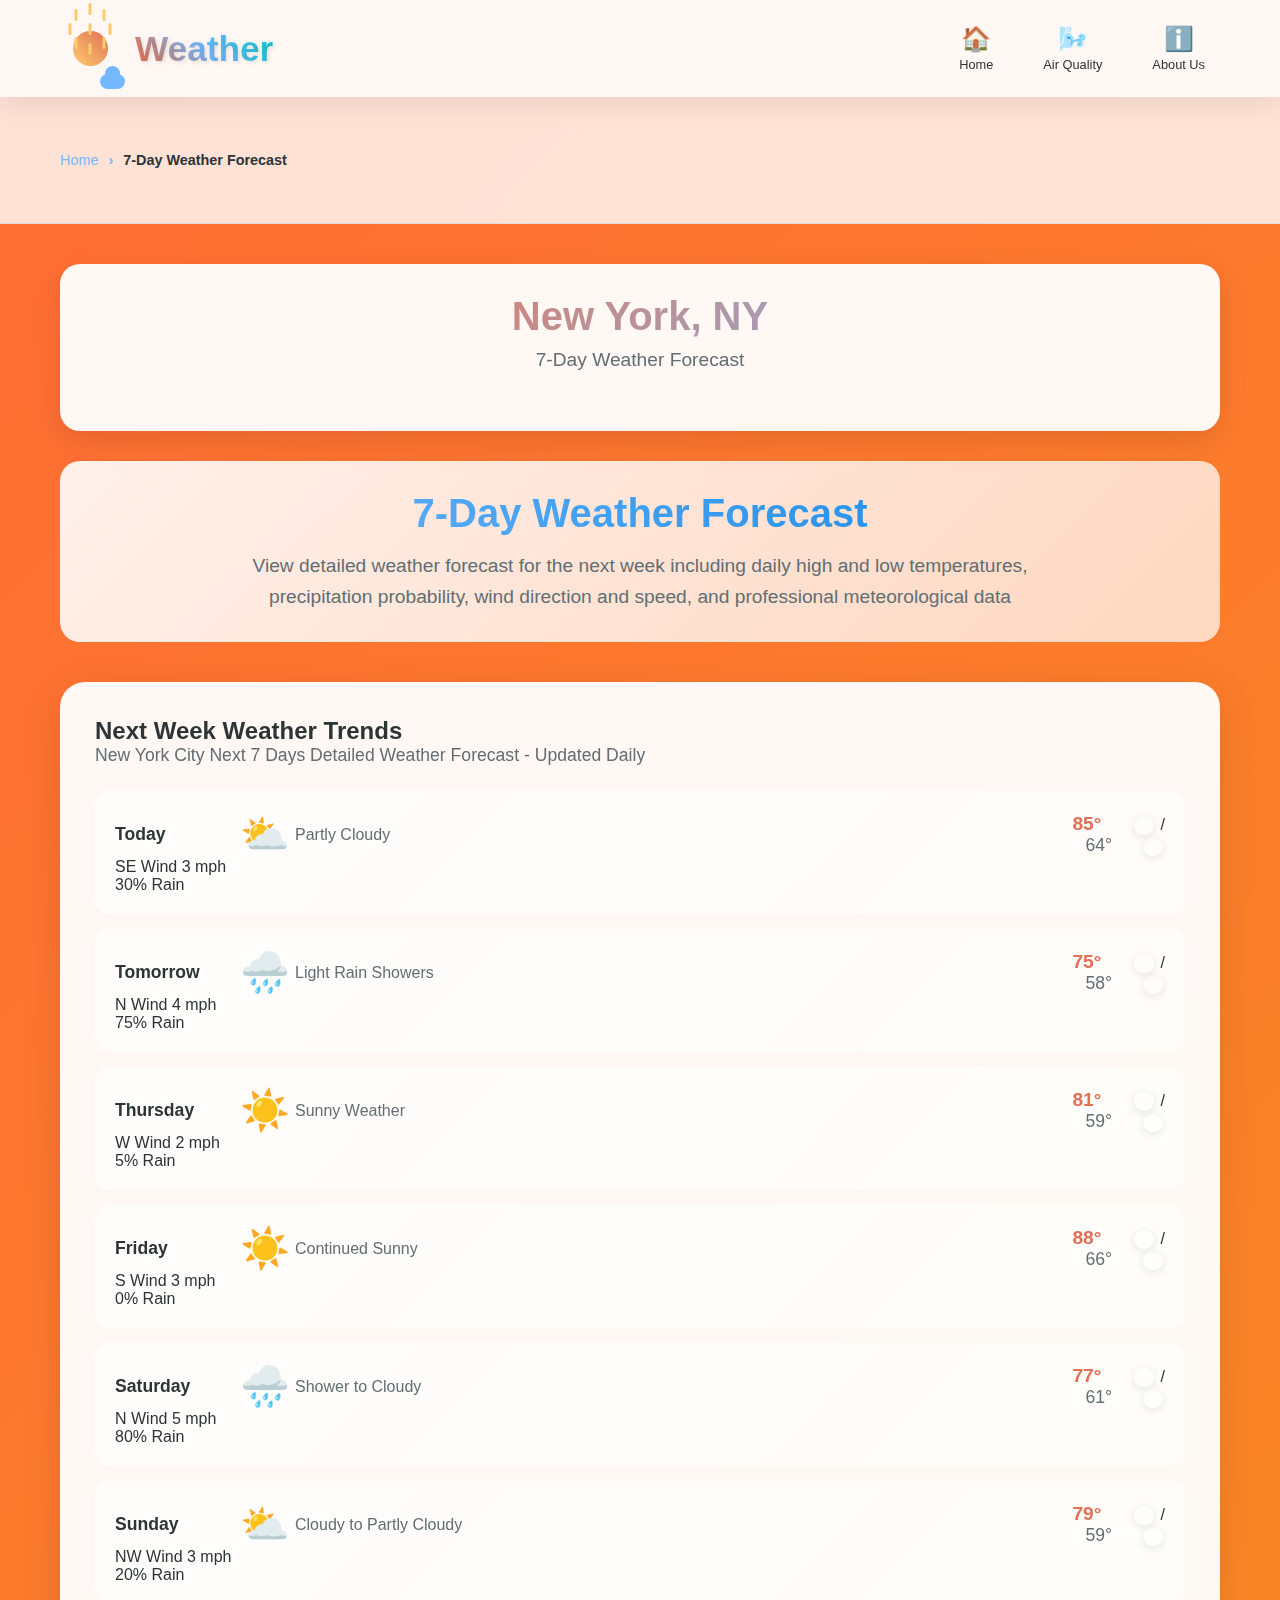
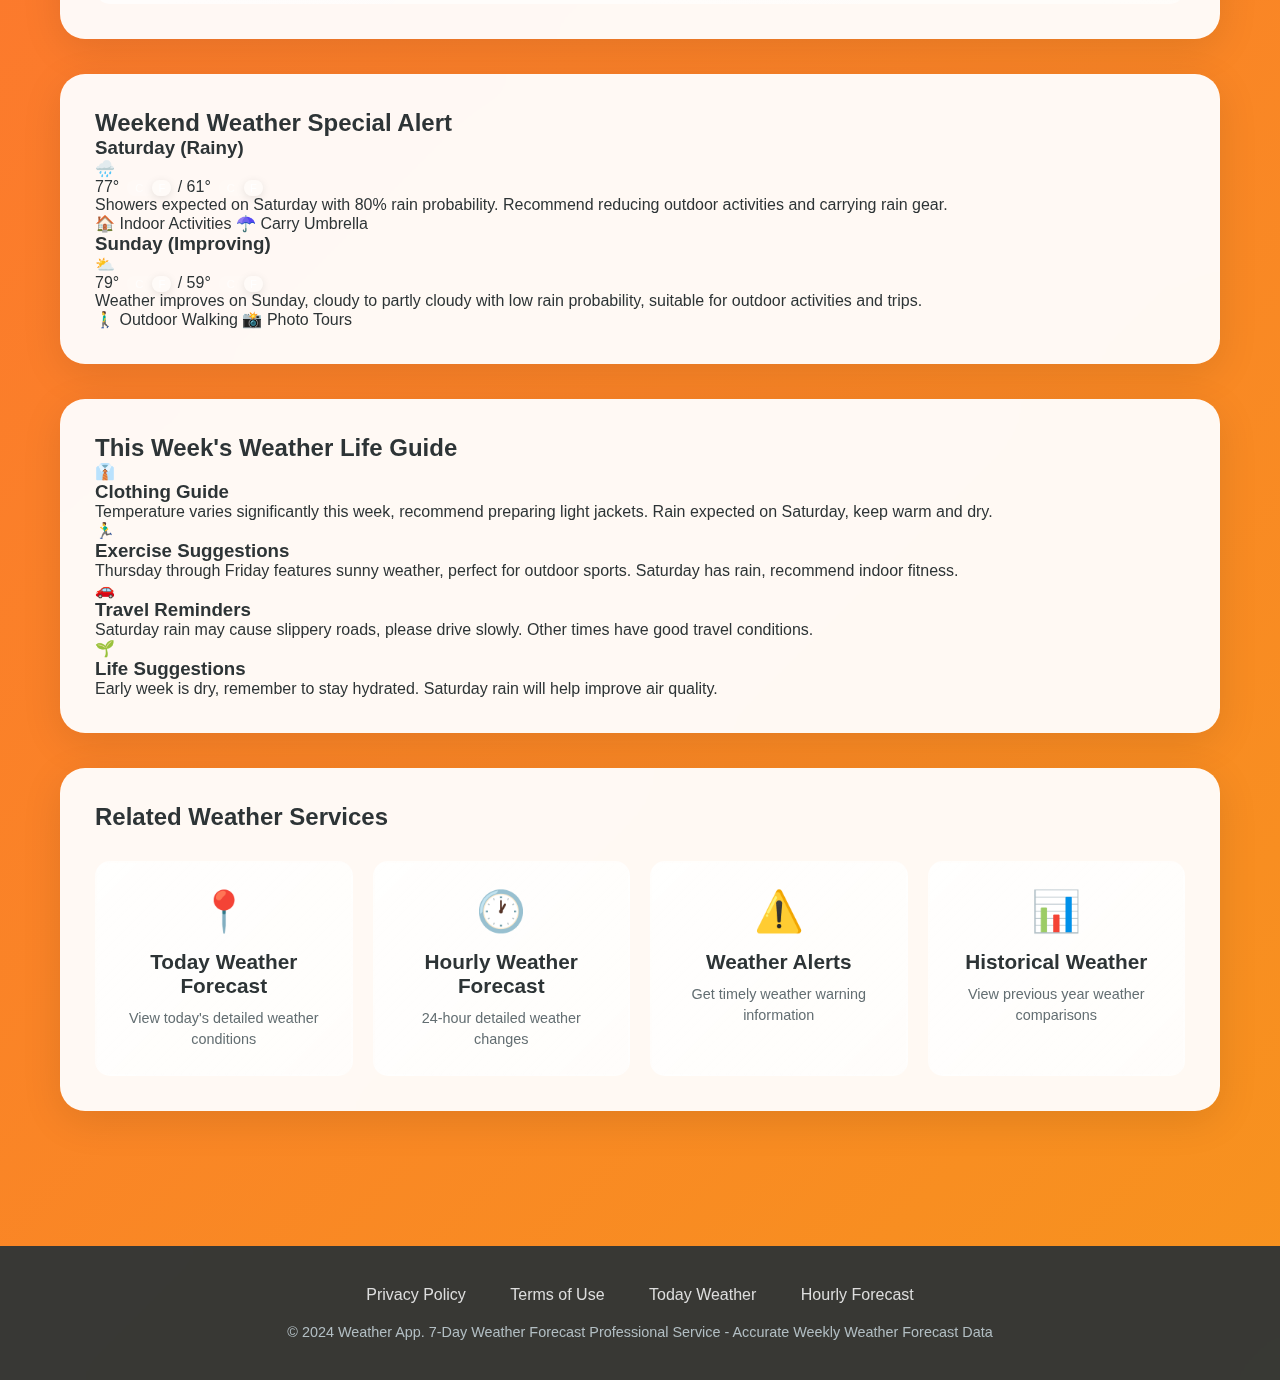
<file: 7-day-weather-forecast.html>
<!DOCTYPE html>
<html lang="en">
<head>
    <meta charset="UTF-8">
    <meta name="viewport" content="width=device-width, initial-scale=1.0">
    <meta name="description" content="7-Day Weather Forecast - Weekly weather forecast service providing detailed weather trends for the next 7 days including temperature changes, precipitation probability, wind speed and comprehensive meteorological data.">
    <meta name="keywords" content="7 day weather forecast,weekly weather forecast,7 day weather,week weather forecast,next week weather,seven day weather trend,weekend weather">
    <meta name="author" content="Weather App">
    <meta name="robots" content="index, follow">
    
    <!-- Open Graph tags -->
    <meta property="og:title" content="7-Day Weather Forecast - Professional Weekly Weather Forecast Service">
    <meta property="og:description" content="Accurate 7-day weather forecast providing detailed weekly weather trend analysis including daily temperature, precipitation, wind force and complete meteorological data.">
    <meta property="og:type" content="website">
    <meta property="og:url" content="https://weather.com/7-day-weather-forecast">
    
    <!-- Canonical URL -->
    <link rel="canonical" href="https://weather.com/7-day-weather-forecast">
    
    <!-- Breadcrumb structured data -->
    <script type="application/ld+json">
    {
        "@context": "https://schema.org",
        "@type": "BreadcrumbList",
        "itemListElement": [{
            "@type": "ListItem",
            "position": 1,
            "name": "Home",
            "item": "https://weather.com"
        }, {
            "@type": "ListItem",
            "position": 2,
            "name": "7-Day Weather Forecast"
        }]
    }
    </script>
    
    <!-- Weather forecast structured data -->
    <script type="application/ld+json">
    {
        "@context": "https://schema.org",
        "@type": "WeatherForecast",
        "name": "7-Day Weather Forecast",
        "description": "Professional weekly weather forecast service",
        "dateCreated": "2024-01-01",
        "forecastPeriod": "P7D",
        "provider": {
            "@type": "Organization",
            "name": "Weather App"
        }
    }
    </script>
    
    <title>7-Day Weather Forecast - Weekly Weather Forecast | Next 7 Days Detailed Weather Trends</title>
    <link rel="stylesheet" href="assets/css/styles.css">
</head>
<body>
    <header>
        <div class="header-container">
            <div class="logo-section">
                <a href="index.html" class="home-link">
                    <div class="weather-logo">
                        <div class="sun-icon"></div>
                        <div class="cloud-icon"></div>
                    </div>
                    <h1 class="brand-name">Weather</h1>
                </a>
            </div>
            
            <nav class="main-nav" role="navigation" aria-label="Main Navigation">
                <a href="index.html" class="nav-item">
                    <div class="nav-icon">🏠</div>
                    <span>Home</span>
                </a>
                <a href="air-quality-index.html" class="nav-item">
                    <div class="nav-icon">🌬️</div>
                    <span>Air Quality</span>
                </a>
                <a href="about.html" class="nav-item">
                    <div class="nav-icon">ℹ️</div>
                    <span>About Us</span>
                </a>
            </nav>
        </div>
    </header>

    <!-- Breadcrumb Navigation -->
    <nav class="breadcrumb" aria-label="Breadcrumb Navigation">
        <div class="container">
            <ol>
                <li><a href="index.html">Home</a></li>
                <li aria-current="page">7-Day Weather Forecast</li>
            </ol>
        </div>
    </nav>

    <main class="container">
        <!-- Location Display Section -->
        <section class="current-location-section">
            <div class="location-display">
                <div class="location-loading">
                    <div class="loading-icon">🌍</div>
                    <span>Detecting your location...</span>
                </div>
                <div class="location-info" style="display: none;">
                    <h2 class="current-location">New York, NY</h2>
                    <p class="location-subtitle">7-Day Weather Forecast</p>
                </div>
            </div>
        </section>

        <!-- Page Header -->
        <section class="page-header">
            <h1>7-Day Weather Forecast</h1>
            <p class="page-subtitle">View detailed weather forecast for the next week including daily high and low temperatures, precipitation probability, wind direction and speed, and professional meteorological data</p>
        </section>

        <!-- 7-Day Weather Overview -->
        <section class="weather-section" role="main" aria-labelledby="weekly-forecast-title">
            <h2 id="weekly-forecast-title">Next Week Weather Trends</h2>
            <p class="section-subtitle">New York City Next 7 Days Detailed Weather Forecast - Updated Daily</p>
            
            <div class="daily-forecast">
                <div class="daily-item" itemscope itemtype="https://schema.org/WeatherForecast">
                    <div class="day-name" itemprop="dayOfWeek">Today</div>
                    <div class="daily-icon">⛅</div>
                    <div class="daily-desc" itemprop="weatherCondition">Partly Cloudy</div>
                    <div class="temp-range">
                        <span class="high-temp" itemprop="highTemperature">85°<div class="temperature-toggle">
                            <span class="temp-unit" data-unit="celsius">C</span>
                            <span class="temp-unit active" data-unit="fahrenheit">F</span>
                        </div></span> / 
                        <span class="low-temp" itemprop="lowTemperature">64°<div class="temperature-toggle">
                            <span class="temp-unit" data-unit="celsius">C</span>
                            <span class="temp-unit active" data-unit="fahrenheit">F</span>
                        </div></span>
                    </div>
                    <div class="daily-details">
                        <span class="wind">SE Wind 3 mph</span>
                        <span class="precipitation">30% Rain</span>
                    </div>
                </div>
                
                <div class="daily-item" itemscope itemtype="https://schema.org/WeatherForecast">
                    <div class="day-name" itemprop="dayOfWeek">Tomorrow</div>
                    <div class="daily-icon">🌧️</div>
                    <div class="daily-desc" itemprop="weatherCondition">Light Rain Showers</div>
                    <div class="temp-range">
                        <span class="high-temp" itemprop="highTemperature">75°<div class="temperature-toggle">
                            <span class="temp-unit" data-unit="celsius">C</span>
                            <span class="temp-unit active" data-unit="fahrenheit">F</span>
                        </div></span> / 
                        <span class="low-temp" itemprop="lowTemperature">58°<div class="temperature-toggle">
                            <span class="temp-unit" data-unit="celsius">C</span>
                            <span class="temp-unit active" data-unit="fahrenheit">F</span>
                        </div></span>
                    </div>
                    <div class="daily-details">
                        <span class="wind">N Wind 4 mph</span>
                        <span class="precipitation">75% Rain</span>
                    </div>
                </div>
                
                <div class="daily-item" itemscope itemtype="https://schema.org/WeatherForecast">
                    <div class="day-name" itemprop="dayOfWeek">Thursday</div>
                    <div class="daily-icon">☀️</div>
                    <div class="daily-desc" itemprop="weatherCondition">Sunny Weather</div>
                    <div class="temp-range">
                        <span class="high-temp" itemprop="highTemperature">81°<div class="temperature-toggle">
                            <span class="temp-unit" data-unit="celsius">C</span>
                            <span class="temp-unit active" data-unit="fahrenheit">F</span>
                        </div></span> / 
                        <span class="low-temp" itemprop="lowTemperature">59°<div class="temperature-toggle">
                            <span class="temp-unit" data-unit="celsius">C</span>
                            <span class="temp-unit active" data-unit="fahrenheit">F</span>
                        </div></span>
                    </div>
                    <div class="daily-details">
                        <span class="wind">W Wind 2 mph</span>
                        <span class="precipitation">5% Rain</span>
                    </div>
                </div>
                
                <div class="daily-item" itemscope itemtype="https://schema.org/WeatherForecast">
                    <div class="day-name" itemprop="dayOfWeek">Friday</div>
                    <div class="daily-icon">☀️</div>
                    <div class="daily-desc" itemprop="weatherCondition">Continued Sunny</div>
                    <div class="temp-range">
                        <span class="high-temp" itemprop="highTemperature">88°<div class="temperature-toggle">
                            <span class="temp-unit" data-unit="celsius">C</span>
                            <span class="temp-unit active" data-unit="fahrenheit">F</span>
                        </div></span> / 
                        <span class="low-temp" itemprop="lowTemperature">66°<div class="temperature-toggle">
                            <span class="temp-unit" data-unit="celsius">C</span>
                            <span class="temp-unit active" data-unit="fahrenheit">F</span>
                        </div></span>
                    </div>
                    <div class="daily-details">
                        <span class="wind">S Wind 3 mph</span>
                        <span class="precipitation">0% Rain</span>
                    </div>
                </div>
                
                <div class="daily-item weekend" itemscope itemtype="https://schema.org/WeatherForecast">
                    <div class="day-name" itemprop="dayOfWeek">Saturday</div>
                    <div class="daily-icon">🌧️</div>
                    <div class="daily-desc" itemprop="weatherCondition">Shower to Cloudy</div>
                    <div class="temp-range">
                        <span class="high-temp" itemprop="highTemperature">77°<div class="temperature-toggle">
                            <span class="temp-unit" data-unit="celsius">C</span>
                            <span class="temp-unit active" data-unit="fahrenheit">F</span>
                        </div></span> / 
                        <span class="low-temp" itemprop="lowTemperature">61°<div class="temperature-toggle">
                            <span class="temp-unit" data-unit="celsius">C</span>
                            <span class="temp-unit active" data-unit="fahrenheit">F</span>
                        </div></span>
                    </div>
                    <div class="daily-details">
                        <span class="wind">N Wind 5 mph</span>
                        <span class="precipitation">80% Rain</span>
                    </div>
                </div>
                
                <div class="daily-item weekend" itemscope itemtype="https://schema.org/WeatherForecast">
                    <div class="day-name" itemprop="dayOfWeek">Sunday</div>
                    <div class="daily-icon">⛅</div>
                    <div class="daily-desc" itemprop="weatherCondition">Cloudy to Partly Cloudy</div>
                    <div class="temp-range">
                        <span class="high-temp" itemprop="highTemperature">79°<div class="temperature-toggle">
                            <span class="temp-unit" data-unit="celsius">C</span>
                            <span class="temp-unit active" data-unit="fahrenheit">F</span>
                        </div></span> / 
                        <span class="low-temp" itemprop="lowTemperature">59°<div class="temperature-toggle">
                            <span class="temp-unit" data-unit="celsius">C</span>
                            <span class="temp-unit active" data-unit="fahrenheit">F</span>
                        </div></span>
                    </div>
                    <div class="daily-details">
                        <span class="wind">NW Wind 3 mph</span>
                        <span class="precipitation">20% Rain</span>
                    </div>
                </div>
            </div>
        </section>

        <!-- Weekend Weather Highlight -->
        <section class="weather-section weekend-highlight" role="region" aria-labelledby="weekend-title">
            <h2 id="weekend-title">Weekend Weather Special Alert</h2>
            <div class="weekend-cards">
                <div class="weekend-card">
                    <h3>Saturday (Rainy)</h3>
                    <div class="weekend-icon">🌧️</div>
                    <div class="weekend-temp">77°<div class="temperature-toggle">
                        <span class="temp-unit" data-unit="celsius">C</span>
                        <span class="temp-unit active" data-unit="fahrenheit">F</span>
                    </div> / 61°<div class="temperature-toggle">
                        <span class="temp-unit" data-unit="celsius">C</span>
                        <span class="temp-unit active" data-unit="fahrenheit">F</span>
                    </div></div>
                    <p>Showers expected on Saturday with 80% rain probability. Recommend reducing outdoor activities and carrying rain gear.</p>
                    <div class="weekend-tips">
                        <span class="tip">🏠 Indoor Activities</span>
                        <span class="tip">☂️ Carry Umbrella</span>
                    </div>
                </div>
                
                <div class="weekend-card">
                    <h3>Sunday (Improving)</h3>
                    <div class="weekend-icon">⛅</div>
                    <div class="weekend-temp">79°<div class="temperature-toggle">
                        <span class="temp-unit" data-unit="celsius">C</span>
                        <span class="temp-unit active" data-unit="fahrenheit">F</span>
                    </div> / 59°<div class="temperature-toggle">
                        <span class="temp-unit" data-unit="celsius">C</span>
                        <span class="temp-unit active" data-unit="fahrenheit">F</span>
                    </div></div>
                    <p>Weather improves on Sunday, cloudy to partly cloudy with low rain probability, suitable for outdoor activities and trips.</p>
                    <div class="weekend-tips">
                        <span class="tip">🚶‍♂️ Outdoor Walking</span>
                        <span class="tip">📸 Photo Tours</span>
                    </div>
                </div>
            </div>
        </section>

        <!-- Weather Tips for the Week -->
        <section class="weather-section" role="region" aria-labelledby="tips-title">
            <h2 id="tips-title">This Week's Weather Life Guide</h2>
            <div class="weather-tips">
                <div class="tip-card">
                    <div class="tip-icon">👔</div>
                    <h3>Clothing Guide</h3>
                    <p>Temperature varies significantly this week, recommend preparing light jackets. Rain expected on Saturday, keep warm and dry.</p>
                </div>
                
                <div class="tip-card">
                    <div class="tip-icon">🏃‍♂️</div>
                    <h3>Exercise Suggestions</h3>
                    <p>Thursday through Friday features sunny weather, perfect for outdoor sports. Saturday has rain, recommend indoor fitness.</p>
                </div>
                
                <div class="tip-card">
                    <div class="tip-icon">🚗</div>
                    <h3>Travel Reminders</h3>
                    <p>Saturday rain may cause slippery roads, please drive slowly. Other times have good travel conditions.</p>
                </div>
                
                <div class="tip-card">
                    <div class="tip-icon">🌱</div>
                    <h3>Life Suggestions</h3>
                    <p>Early week is dry, remember to stay hydrated. Saturday rain will help improve air quality.</p>
                </div>
            </div>
        </section>

        <!-- Related Weather Services -->
        <section class="weather-section" role="region" aria-labelledby="related-services-title">
            <h2 id="related-services-title">Related Weather Services</h2>
            <div class="related-links">
                <a href="today-weather-forecast.html" class="related-card">
                    <div class="related-icon">📍</div>
                    <h3>Today Weather Forecast</h3>
                    <p>View today's detailed weather conditions</p>
                </a>
                <a href="hourly-weather-forecast.html" class="related-card">
                    <div class="related-icon">🕐</div>
                    <h3>Hourly Weather Forecast</h3>
                    <p>24-hour detailed weather changes</p>
                </a>
                <a href="weather-alert.html" class="related-card">
                    <div class="related-icon">⚠️</div>
                    <h3>Weather Alerts</h3>
                    <p>Get timely weather warning information</p>
                </a>
                <a href="historical-weather.html" class="related-card">
                    <div class="related-icon">📊</div>
                    <h3>Historical Weather</h3>
                    <p>View previous year weather comparisons</p>
                </a>
            </div>
        </section>
    </main>

    <footer>
        <div class="footer-container">
            <div class="footer-links">
                <a href="privacy-policy.html">Privacy Policy</a>
                <a href="terms-of-use.html">Terms of Use</a>
                <a href="today-weather-forecast.html">Today Weather</a>
                <a href="hourly-weather-forecast.html">Hourly Forecast</a>
            </div>
            <div class="copyright">
                © 2024 Weather App. 7-Day Weather Forecast Professional Service - Accurate Weekly Weather Forecast Data
            </div>
        </div>
    </footer>

    <script src="assets/js/main.js"></script>
    
    <!-- Page-specific location detection -->
    <script>
        // Auto-detect location for 7-day forecast page
        document.addEventListener('DOMContentLoaded', function() {
            const locationLoading = document.querySelector('.location-loading');
            const locationInfo = document.querySelector('.location-info');
            const currentLocation = document.querySelector('.current-location');
            
            async function detectLocationFor7Day() {
                try {
                    const response = await fetch('https://ipapi.co/json/');
                    const data = await response.json();
                    
                    const cityName = data.city || 'Unknown Location';
                    const region = data.region || data.country_name || '';
                    
                    // Update display
                    currentLocation.textContent = `${cityName}, ${region}`;
                    
                    // Hide loading, show location info
                    locationLoading.style.display = 'none';
                    locationInfo.style.display = 'block';
                    
                    console.log('Location detected for 7-day forecast:', cityName, region);
                } catch (error) {
                    console.warn('Could not detect location:', error);
                    // Fallback to default
                    currentLocation.textContent = 'New York, NY';
                    locationLoading.style.display = 'none';
                    locationInfo.style.display = 'block';
                }
            }
            
            // Start location detection
            detectLocationFor7Day();
        });
    </script>
</body>
</html>
</file>
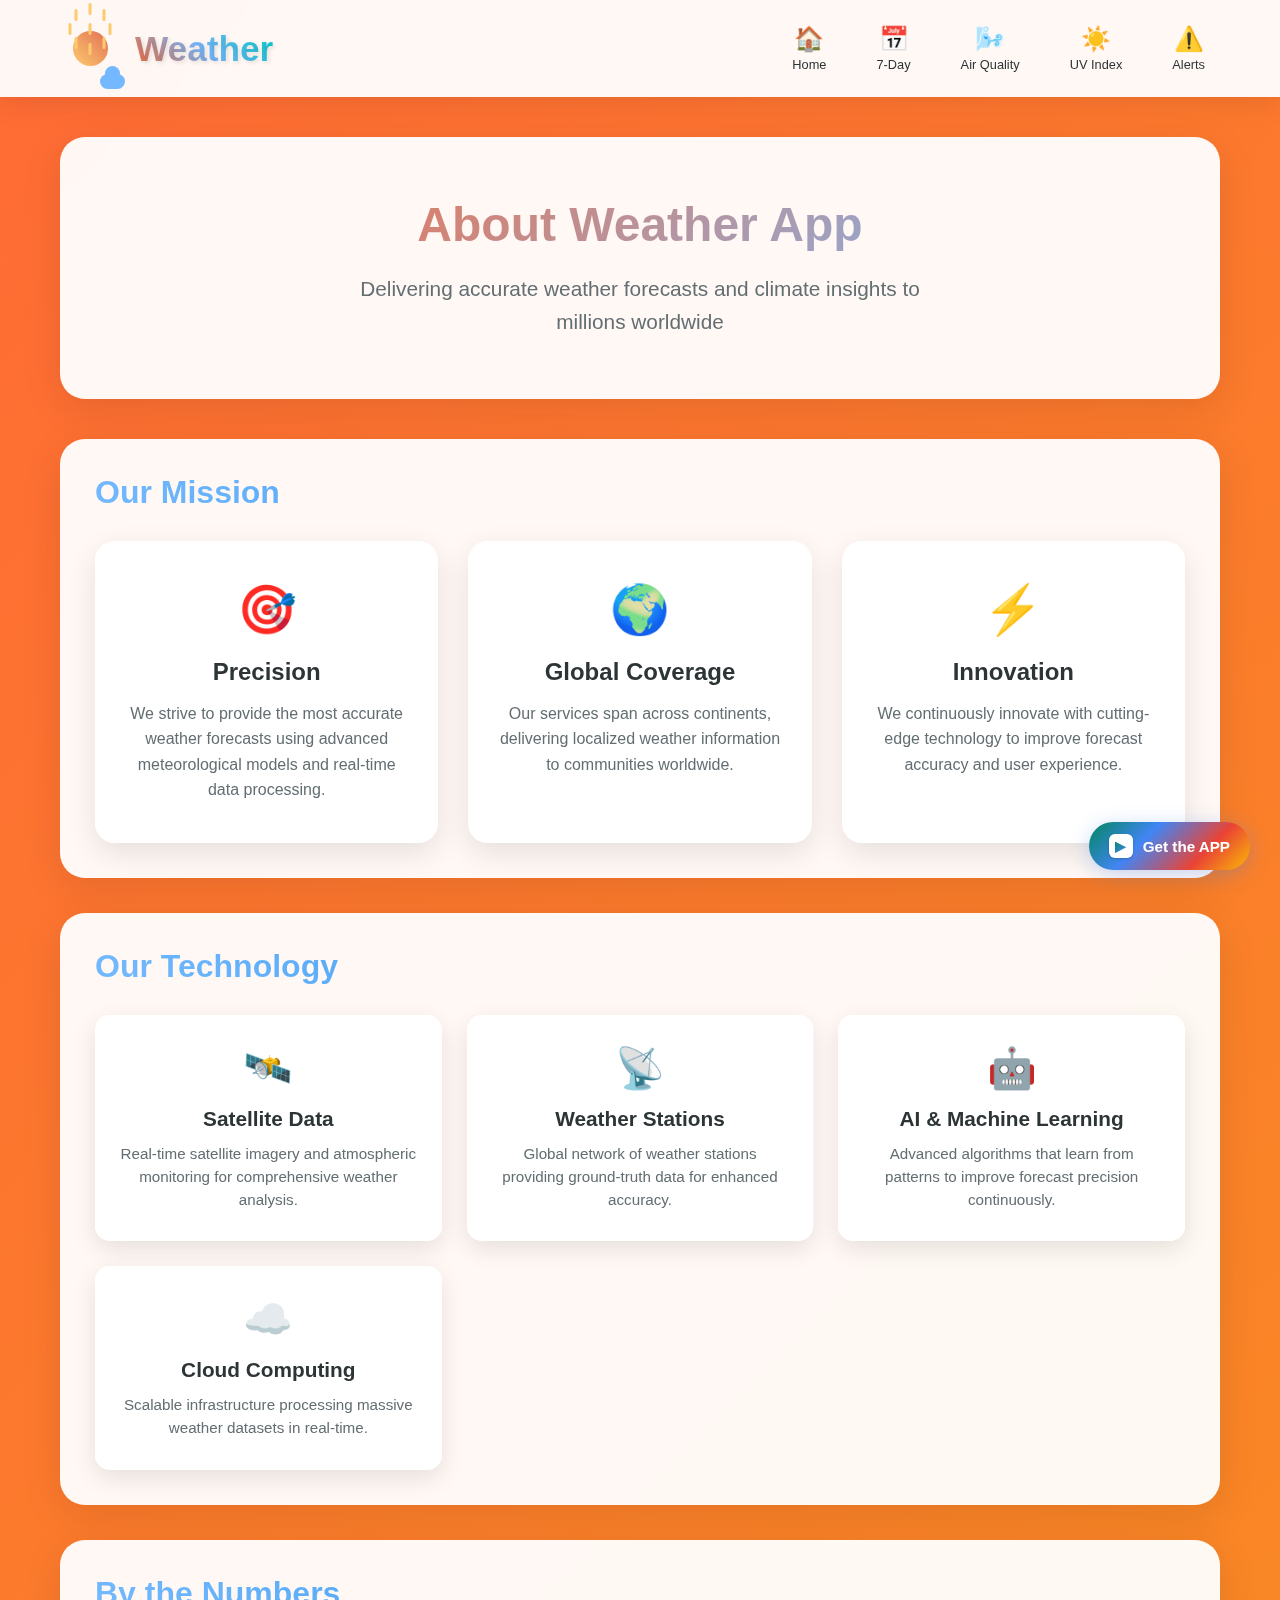
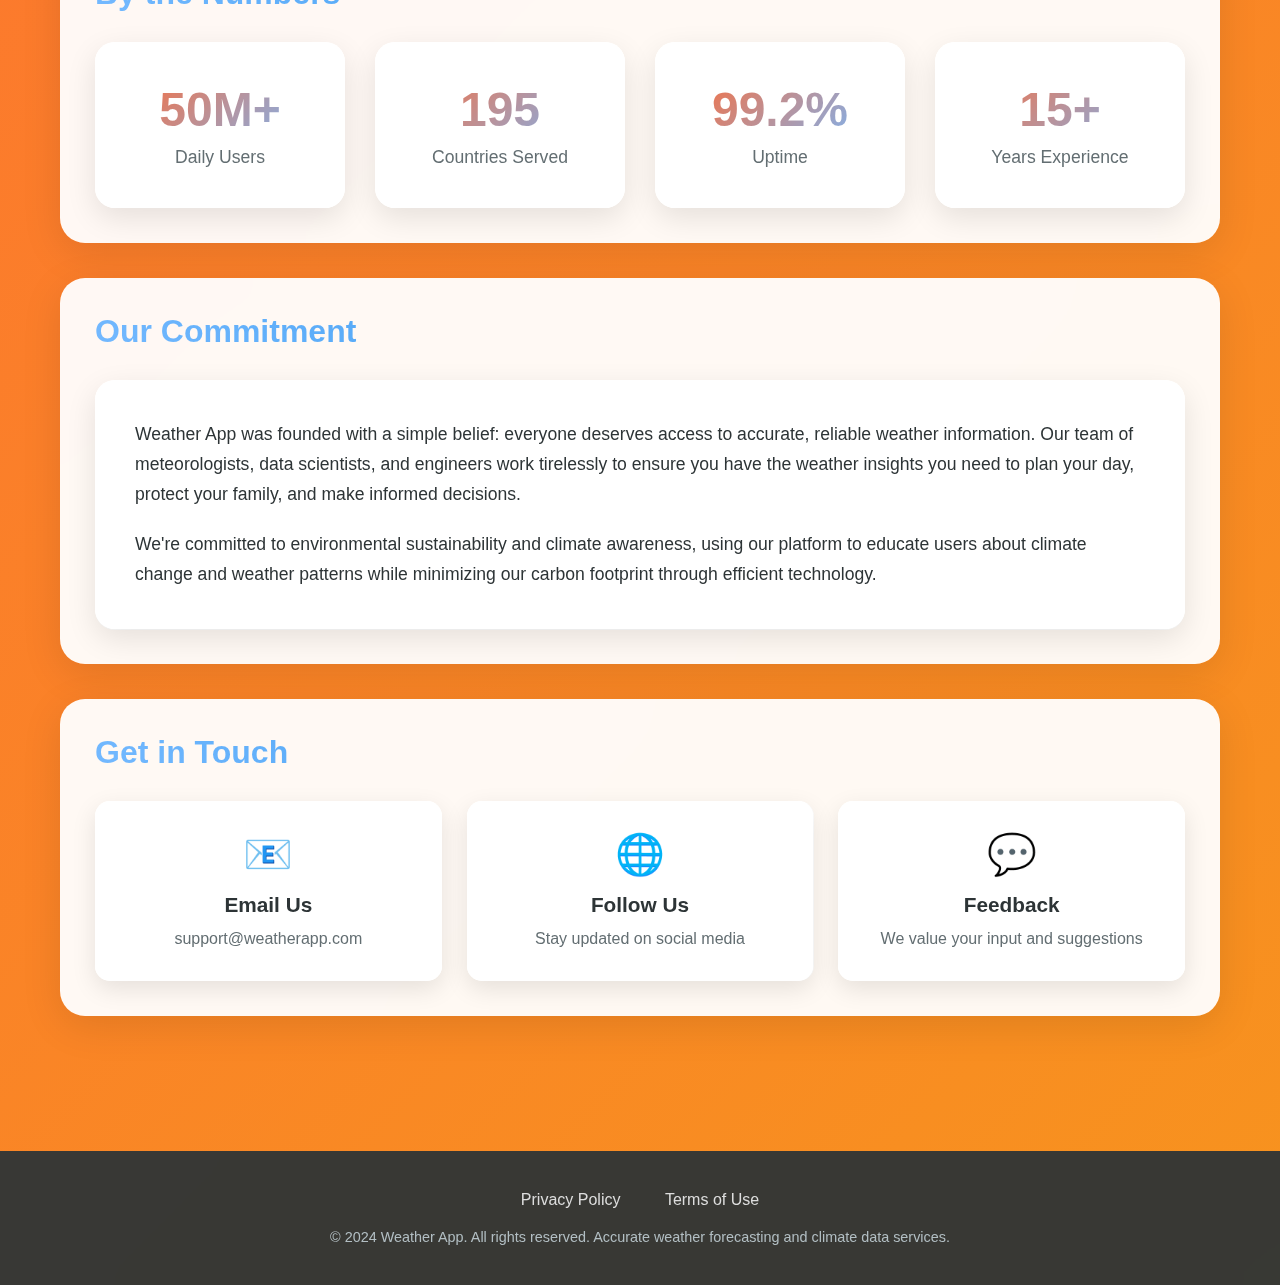
<file: about.html>
<!DOCTYPE html>
<html lang="en">
<head>
    <meta charset="UTF-8">
    <meta name="viewport" content="width=device-width, initial-scale=1.0">
    <meta name="description" content="About Weather App - Learn about our mission to provide accurate, reliable weather forecasts and climate information. Discover our team, technology, and commitment to weather excellence.">
    <meta name="keywords" content="about weather app, weather forecasting, meteorology team, climate technology, weather service, weather data, forecast accuracy">
    <meta name="author" content="Weather App">
    <meta name="robots" content="index, follow">
    <meta name="language" content="EN">
    
    <!-- Open Graph tags for social sharing -->
    <meta property="og:title" content="About Weather App - Our Story & Mission">
    <meta property="og:description" content="Discover the story behind Weather App, our advanced forecasting technology, and our commitment to providing accurate weather information worldwide.">
    <meta property="og:type" content="website">
    <meta property="og:url" content="https://weather.com/about">
    <meta property="og:site_name" content="Weather App">
    
    <!-- Twitter Card tags -->
    <meta name="twitter:card" content="summary_large_image">
    <meta name="twitter:title" content="About Weather App - Advanced Weather Forecasting">
    <meta name="twitter:description" content="Learn about our cutting-edge weather technology and expert meteorology team delivering precise forecasts globally.">
    
    <!-- Canonical URL -->
    <link rel="canonical" href="https://weather.com/about">
    
    <title>About Us - Weather App | Our Story, Mission & Technology</title>
    
    <link rel="stylesheet" href="assets/css/styles.css">
</head>
<body>
    <header>
        <div class="header-container">
            <div class="logo-section">
                <a href="index.html" class="home-link">
                    <div class="weather-logo">
                        <div class="sun-icon"></div>
                        <div class="cloud-icon"></div>
                    </div>
                    <h1 class="brand-name">Weather</h1>
                </a>
                <a href="https://play.google.com/store/apps/details?id=com.weather.free.forecast.dailyweather&hl=en" class="mobile-app-download" target="_blank" rel="noopener">
                    <span class="google-play-icon"></span>
                </a>
            </div>
            
            <nav class="main-nav" role="navigation" aria-label="Main Navigation">
                <a href="index.html" class="nav-item">
                    <div class="nav-icon">🏠</div>
                    <span>Home</span>
                </a>
                <a href="7-day-weather-forecast.html" class="nav-item">
                    <div class="nav-icon">📅</div>
                    <span>7-Day</span>
                </a>
                <a href="air-quality-index.html" class="nav-item">
                    <div class="nav-icon">🌬️</div>
                    <span>Air Quality</span>
                </a>
                <a href="uv-index.html" class="nav-item">
                    <div class="nav-icon">☀️</div>
                    <span>UV Index</span>
                </a>
                <a href="weather-alert.html" class="nav-item">
                    <div class="nav-icon">⚠️</div>
                    <span>Alerts</span>
                </a>
            </nav>
        </div>
    </header>

    <main class="container">
        <!-- Hero Section -->
        <section class="about-hero">
            <div class="hero-content">
                <h1 class="hero-title">About Weather App</h1>
                <p class="hero-subtitle">Delivering accurate weather forecasts and climate insights to millions worldwide</p>
            </div>
        </section>

        <!-- Mission Section -->
        <section class="weather-section">
            <h2 class="section-title">Our Mission</h2>
            <div class="mission-content">
                <div class="mission-card">
                    <div class="mission-icon">🎯</div>
                    <h3>Precision</h3>
                    <p>We strive to provide the most accurate weather forecasts using advanced meteorological models and real-time data processing.</p>
                </div>
                <div class="mission-card">
                    <div class="mission-icon">🌍</div>
                    <h3>Global Coverage</h3>
                    <p>Our services span across continents, delivering localized weather information to communities worldwide.</p>
                </div>
                <div class="mission-card">
                    <div class="mission-icon">⚡</div>
                    <h3>Innovation</h3>
                    <p>We continuously innovate with cutting-edge technology to improve forecast accuracy and user experience.</p>
                </div>
            </div>
        </section>

        <!-- Technology Section -->
        <section class="weather-section">
            <h2 class="section-title">Our Technology</h2>
            <div class="tech-grid">
                <div class="tech-item">
                    <div class="tech-icon">🛰️</div>
                    <h3>Satellite Data</h3>
                    <p>Real-time satellite imagery and atmospheric monitoring for comprehensive weather analysis.</p>
                </div>
                <div class="tech-item">
                    <div class="tech-icon">📡</div>
                    <h3>Weather Stations</h3>
                    <p>Global network of weather stations providing ground-truth data for enhanced accuracy.</p>
                </div>
                <div class="tech-item">
                    <div class="tech-icon">🤖</div>
                    <h3>AI & Machine Learning</h3>
                    <p>Advanced algorithms that learn from patterns to improve forecast precision continuously.</p>
                </div>
                <div class="tech-item">
                    <div class="tech-icon">☁️</div>
                    <h3>Cloud Computing</h3>
                    <p>Scalable infrastructure processing massive weather datasets in real-time.</p>
                </div>
            </div>
        </section>

        <!-- Stats Section -->
        <section class="weather-section">
            <h2 class="section-title">By the Numbers</h2>
            <div class="stats-grid">
                <div class="stat-item">
                    <div class="stat-number">50M+</div>
                    <div class="stat-label">Daily Users</div>
                </div>
                <div class="stat-item">
                    <div class="stat-number">195</div>
                    <div class="stat-label">Countries Served</div>
                </div>
                <div class="stat-item">
                    <div class="stat-number">99.2%</div>
                    <div class="stat-label">Uptime</div>
                </div>
                <div class="stat-item">
                    <div class="stat-number">15+</div>
                    <div class="stat-label">Years Experience</div>
                </div>
            </div>
        </section>

        <!-- Team Section -->
        <section class="weather-section">
            <h2 class="section-title">Our Commitment</h2>
            <div class="commitment-content">
                <p class="commitment-text">
                    Weather App was founded with a simple belief: everyone deserves access to accurate, reliable weather information. 
                    Our team of meteorologists, data scientists, and engineers work tirelessly to ensure you have the weather insights 
                    you need to plan your day, protect your family, and make informed decisions.
                </p>
                <p class="commitment-text">
                    We're committed to environmental sustainability and climate awareness, using our platform to educate users 
                    about climate change and weather patterns while minimizing our carbon footprint through efficient technology.
                </p>
            </div>
        </section>

        <!-- Contact Section -->
        <section class="weather-section">
            <h2 class="section-title">Get in Touch</h2>
            <div class="contact-grid">
                <div class="contact-item">
                    <div class="contact-icon">📧</div>
                    <h3>Email Us</h3>
                    <p>support@weatherapp.com</p>
                </div>
                <div class="contact-item">
                    <div class="contact-icon">🌐</div>
                    <h3>Follow Us</h3>
                    <p>Stay updated on social media</p>
                </div>
                <div class="contact-item">
                    <div class="contact-icon">💬</div>
                    <h3>Feedback</h3>
                    <p>We value your input and suggestions</p>
                </div>
            </div>
        </section>
    </main>

    <!-- Get the APP Button - Fixed Bottom Right -->
    <a href="https://play.google.com/store/apps/details?id=com.weather.free.forecast.dailyweather&hl=en" class="get-app-button" target="_blank" rel="noopener">
        <span class="google-play-icon"></span>
        <span class="app-text">Get the APP</span>
    </a>

    <footer>
        <div class="footer-container">
            <div class="footer-links">
                <a href="privacy-policy.html">Privacy Policy</a>
                <a href="terms-of-use.html">Terms of Use</a>
            </div>
            <div class="copyright">
                © 2024 Weather App. All rights reserved. Accurate weather forecasting and climate data services.
            </div>
        </div>
    </footer>
</body>
</html>
</file>
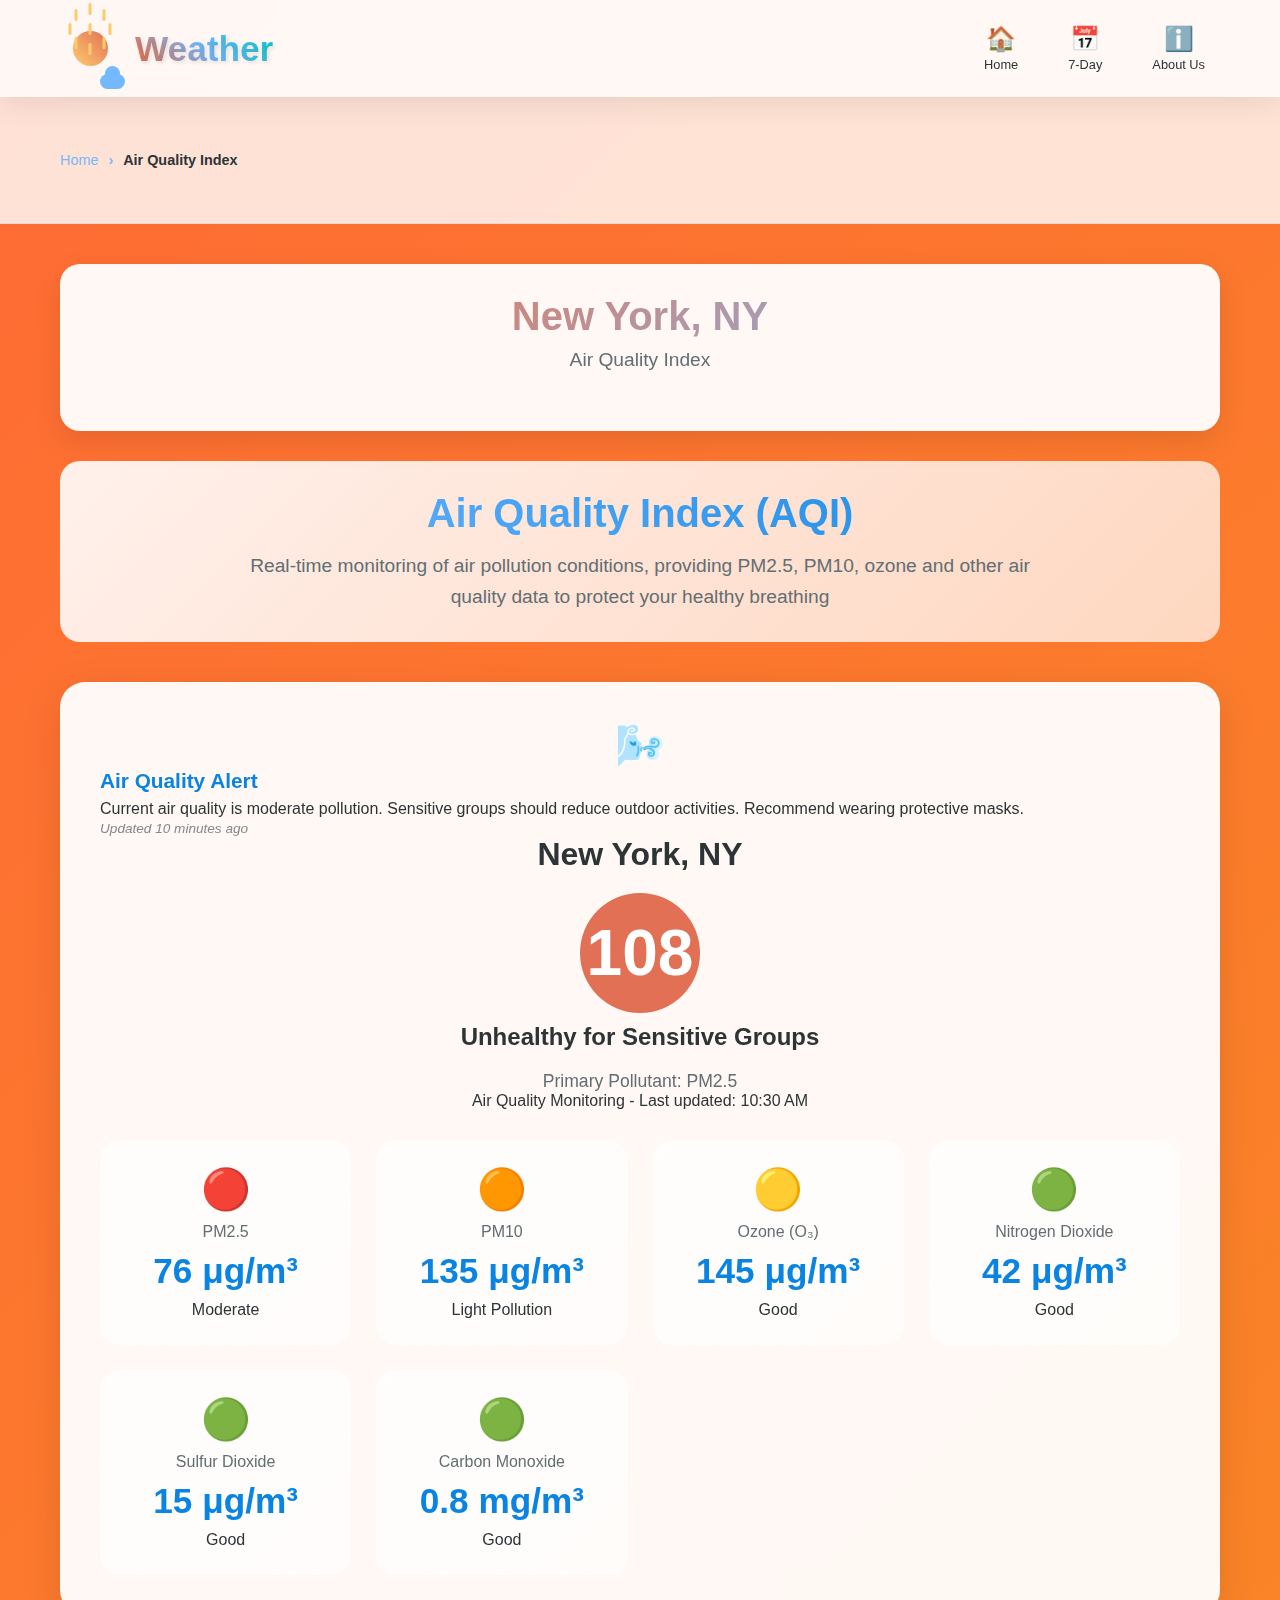
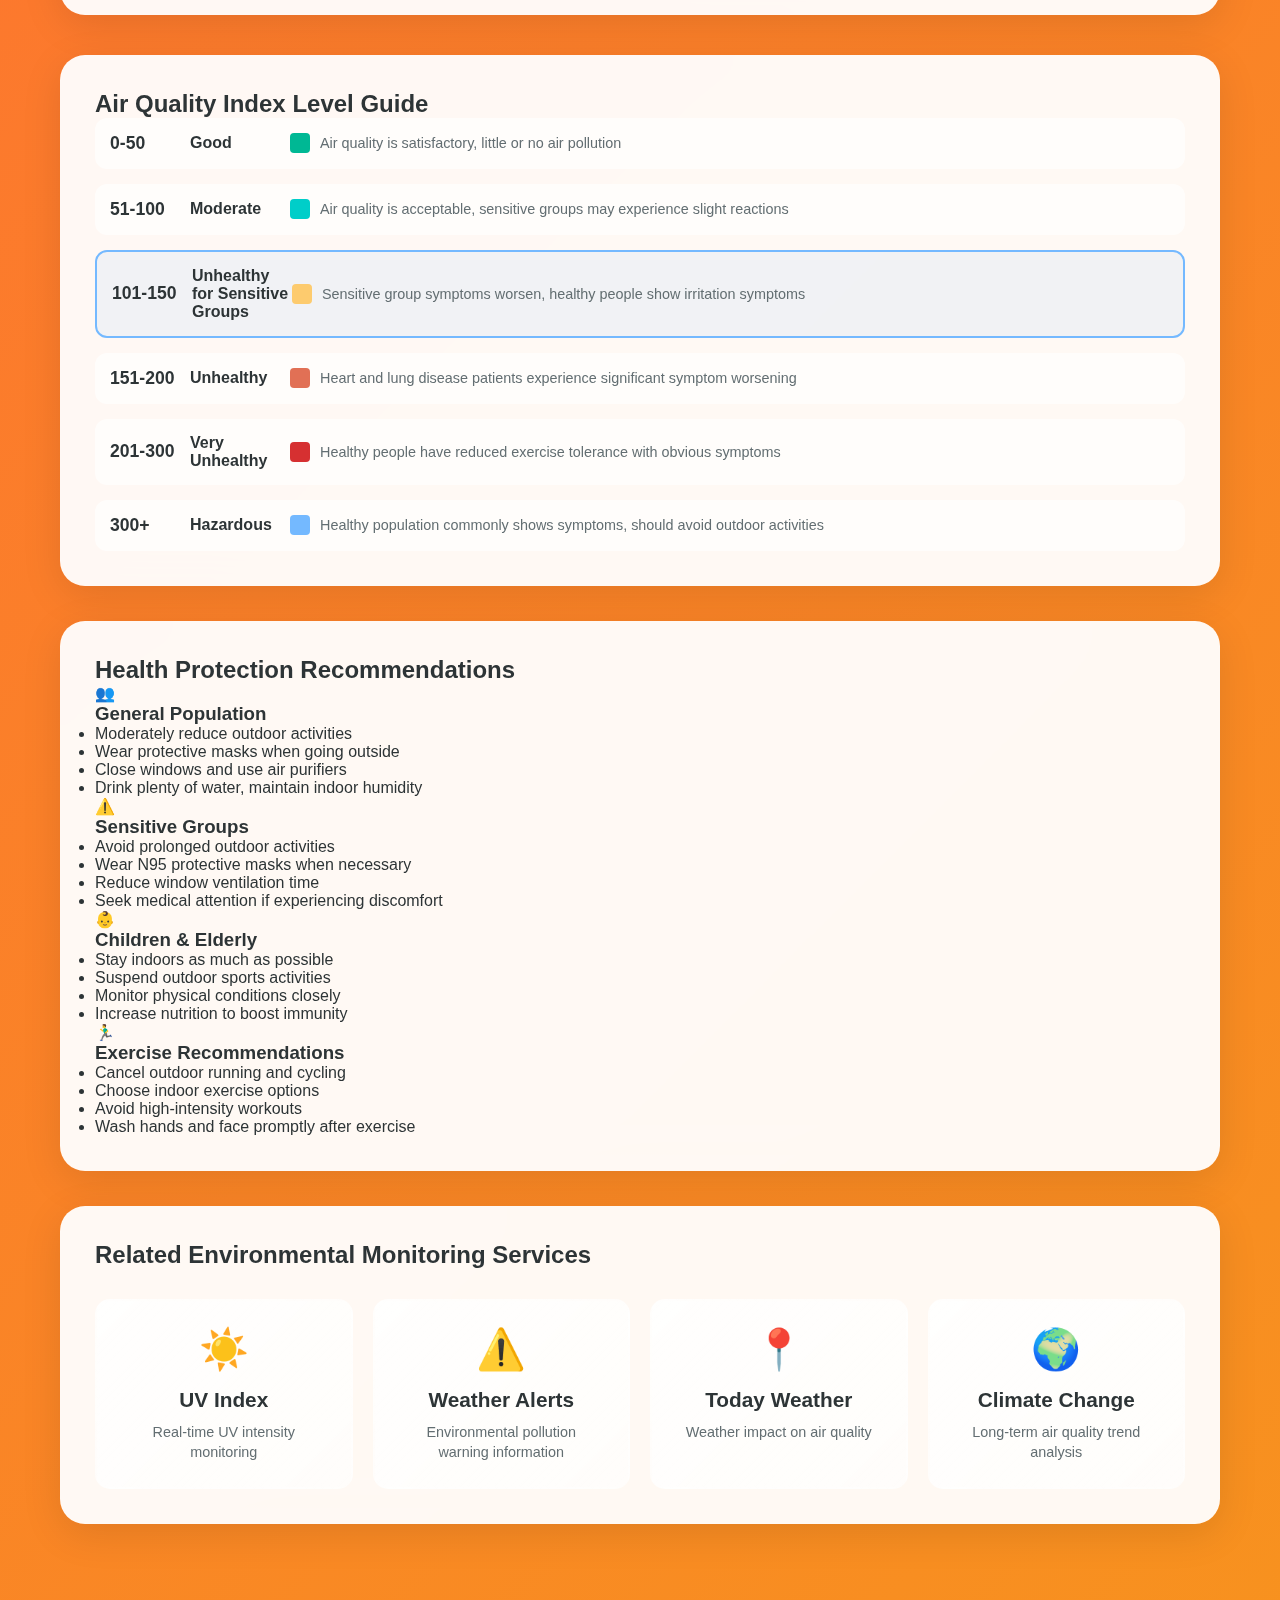
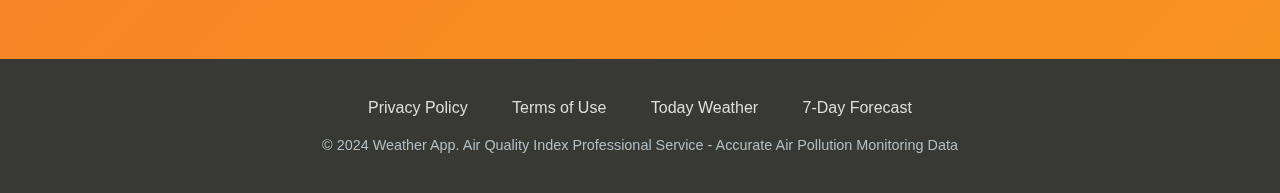
<file: air-quality-index.html>
<!DOCTYPE html>
<html lang="en">
<head>
    <meta charset="UTF-8">
    <meta name="viewport" content="width=device-width, initial-scale=1.0">
    <meta name="description" content="Air Quality Index AQI - Real-time air pollution monitoring including PM2.5, PM10, ozone, nitrogen dioxide and other air quality data. Professional air quality index forecast service.">
    <meta name="keywords" content="air quality index,AQI,PM2.5,PM10,air pollution,air quality,air monitoring,ozone concentration,nitrogen dioxide,air quality forecast">
    <meta name="author" content="Weather App">
    <meta name="robots" content="index, follow">
    
    <!-- Open Graph tags -->
    <meta property="og:title" content="Air Quality Index AQI - Real-time Air Pollution Monitoring Service">
    <meta property="og:description" content="Professional air quality index monitoring with real-time PM2.5, PM10, ozone and other air pollution data, providing air quality forecasts and health recommendations.">
    <meta property="og:type" content="website">
    <meta property="og:url" content="https://weather.com/air-quality-index">
    
    <!-- Canonical URL -->
    <link rel="canonical" href="https://weather.com/air-quality-index">
    
    <!-- Breadcrumb structured data -->
    <script type="application/ld+json">
    {
        "@context": "https://schema.org",
        "@type": "BreadcrumbList",
        "itemListElement": [{
            "@type": "ListItem",
            "position": 1,
            "name": "Home",
            "item": "https://weather.com"
        }, {
            "@type": "ListItem",
            "position": 2,
            "name": "Air Quality Index"
        }]
    }
    </script>
    
    <!-- Air quality data structured markup -->
    <script type="application/ld+json">
    {
        "@context": "https://schema.org",
        "@type": "Dataset",
        "name": "Air Quality Index Data",
        "description": "Real-time air quality monitoring data",
        "provider": {
            "@type": "Organization",
            "name": "Weather App"
        },
        "measurementTechnique": "Automatic monitoring station",
        "variableMeasured": ["PM2.5", "PM10", "Ozone", "Nitrogen Dioxide", "Sulfur Dioxide", "Carbon Monoxide"]
    }
    </script>
    
    <title>Air Quality Index AQI - PM2.5 Real-time Monitoring | Air Pollution Data Query</title>
    <link rel="stylesheet" href="assets/css/styles.css">
</head>
<body>
    <header>
        <div class="header-container">
            <div class="logo-section">
                <a href="index.html" class="home-link">
                    <div class="weather-logo">
                        <div class="sun-icon"></div>
                        <div class="cloud-icon"></div>
                    </div>
                    <h1 class="brand-name">Weather</h1>
                </a>
            </div>
            
            <nav class="main-nav" role="navigation" aria-label="Main Navigation">
                <a href="index.html" class="nav-item">
                    <div class="nav-icon">🏠</div>
                    <span>Home</span>
                </a>
                <a href="7-day-weather-forecast.html" class="nav-item">
                    <div class="nav-icon">📅</div>
                    <span>7-Day</span>
                </a>
                <a href="about.html" class="nav-item">
                    <div class="nav-icon">ℹ️</div>
                    <span>About Us</span>
                </a>
            </nav>
        </div>
    </header>

    <!-- Breadcrumb Navigation -->
    <nav class="breadcrumb" aria-label="Breadcrumb Navigation">
        <div class="container">
            <ol>
                <li><a href="index.html">Home</a></li>
                <li aria-current="page">Air Quality Index</li>
            </ol>
        </div>
    </nav>

    <main class="container">
        <!-- Location Display Section -->
        <section class="current-location-section">
            <div class="location-display">
                <div class="location-loading">
                    <div class="loading-icon">🌍</div>
                    <span>Detecting your location...</span>
                </div>
                <div class="location-info" style="display: none;">
                    <h2 class="current-location">New York, NY</h2>
                    <p class="location-subtitle">Air Quality Index</p>
                </div>
            </div>
        </section>

        <!-- Page Header -->
        <section class="page-header">
            <h1>Air Quality Index (AQI)</h1>
            <p class="page-subtitle">Real-time monitoring of air pollution conditions, providing PM2.5, PM10, ozone and other air quality data to protect your healthy breathing</p>
        </section>

        <!-- Current Air Quality -->
        <section class="current-weather aqi-section" role="main" aria-labelledby="current-aqi-title">
            <h2 id="current-aqi-title" class="sr-only">Current Air Quality Conditions</h2>
            
            <div class="aqi-alert moderate">
                <div class="alert-icon">🌬️</div>
                <div class="alert-content">
                    <div class="alert-title">Air Quality Alert</div>
                    <div class="alert-message">Current air quality is moderate pollution. Sensitive groups should reduce outdoor activities. Recommend wearing protective masks.</div>
                </div>
                <div class="alert-time">Updated 10 minutes ago</div>
            </div>

            <div class="location-info">
                <h2 class="location-name">New York, NY</h2>
                <div class="current-aqi">
                    <div class="aqi-value moderate">108</div>
                    <div class="aqi-level">Unhealthy for Sensitive Groups</div>
                </div>
                <div class="aqi-primary-pollutant">Primary Pollutant: PM2.5</div>
                <div class="update-time">Air Quality Monitoring - Last updated: 10:30 AM</div>
            </div>
            
            <div class="weather-details aqi-details">
                <div class="detail-card pm25">
                    <div class="detail-icon">🔴</div>
                    <div class="detail-label">PM2.5</div>
                    <div class="detail-value">76 μg/m³</div>
                    <div class="detail-level">Moderate</div>
                </div>
                <div class="detail-card pm10">
                    <div class="detail-icon">🟠</div>
                    <div class="detail-label">PM10</div>
                    <div class="detail-value">135 μg/m³</div>
                    <div class="detail-level">Light Pollution</div>
                </div>
                <div class="detail-card o3">
                    <div class="detail-icon">🟡</div>
                    <div class="detail-label">Ozone (O₃)</div>
                    <div class="detail-value">145 μg/m³</div>
                    <div class="detail-level">Good</div>
                </div>
                <div class="detail-card no2">
                    <div class="detail-icon">🟢</div>
                    <div class="detail-label">Nitrogen Dioxide</div>
                    <div class="detail-value">42 μg/m³</div>
                    <div class="detail-level">Good</div>
                </div>
                <div class="detail-card so2">
                    <div class="detail-icon">🟢</div>
                    <div class="detail-label">Sulfur Dioxide</div>
                    <div class="detail-value">15 μg/m³</div>
                    <div class="detail-level">Good</div>
                </div>
                <div class="detail-card co">
                    <div class="detail-icon">🟢</div>
                    <div class="detail-label">Carbon Monoxide</div>
                    <div class="detail-value">0.8 mg/m³</div>
                    <div class="detail-level">Good</div>
                </div>
            </div>
        </section>

        <!-- AQI Scale Explanation -->
        <section class="weather-section" role="region" aria-labelledby="aqi-scale-title">
            <h2 id="aqi-scale-title">Air Quality Index Level Guide</h2>
            <div class="aqi-scale">
                <div class="scale-item excellent">
                    <div class="scale-range">0-50</div>
                    <div class="scale-level">Good</div>
                    <div class="scale-color"></div>
                    <div class="scale-desc">Air quality is satisfactory, little or no air pollution</div>
                </div>
                <div class="scale-item good">
                    <div class="scale-range">51-100</div>
                    <div class="scale-level">Moderate</div>
                    <div class="scale-color"></div>
                    <div class="scale-desc">Air quality is acceptable, sensitive groups may experience slight reactions</div>
                </div>
                <div class="scale-item light active">
                    <div class="scale-range">101-150</div>
                    <div class="scale-level">Unhealthy for Sensitive Groups</div>
                    <div class="scale-color"></div>
                    <div class="scale-desc">Sensitive group symptoms worsen, healthy people show irritation symptoms</div>
                </div>
                <div class="scale-item moderate">
                    <div class="scale-range">151-200</div>
                    <div class="scale-level">Unhealthy</div>
                    <div class="scale-color"></div>
                    <div class="scale-desc">Heart and lung disease patients experience significant symptom worsening</div>
                </div>
                <div class="scale-item heavy">
                    <div class="scale-range">201-300</div>
                    <div class="scale-level">Very Unhealthy</div>
                    <div class="scale-color"></div>
                    <div class="scale-desc">Healthy people have reduced exercise tolerance with obvious symptoms</div>
                </div>
                <div class="scale-item severe">
                    <div class="scale-range">300+</div>
                    <div class="scale-level">Hazardous</div>
                    <div class="scale-color"></div>
                    <div class="scale-desc">Healthy population commonly shows symptoms, should avoid outdoor activities</div>
                </div>
            </div>
        </section>

        <!-- Health Recommendations -->
        <section class="weather-section" role="region" aria-labelledby="health-tips-title">
            <h2 id="health-tips-title">Health Protection Recommendations</h2>
            <div class="health-recommendations">
                <div class="health-card general">
                    <div class="health-icon">👥</div>
                    <h3>General Population</h3>
                    <ul>
                        <li>Moderately reduce outdoor activities</li>
                        <li>Wear protective masks when going outside</li>
                        <li>Close windows and use air purifiers</li>
                        <li>Drink plenty of water, maintain indoor humidity</li>
                    </ul>
                </div>
                
                <div class="health-card sensitive">
                    <div class="health-icon">⚠️</div>
                    <h3>Sensitive Groups</h3>
                    <ul>
                        <li>Avoid prolonged outdoor activities</li>
                        <li>Wear N95 protective masks when necessary</li>
                        <li>Reduce window ventilation time</li>
                        <li>Seek medical attention if experiencing discomfort</li>
                    </ul>
                </div>
                
                <div class="health-card children">
                    <div class="health-icon">👶</div>
                    <h3>Children & Elderly</h3>
                    <ul>
                        <li>Stay indoors as much as possible</li>
                        <li>Suspend outdoor sports activities</li>
                        <li>Monitor physical conditions closely</li>
                        <li>Increase nutrition to boost immunity</li>
                    </ul>
                </div>
                
                <div class="health-card exercise">
                    <div class="health-icon">🏃‍♂️</div>
                    <h3>Exercise Recommendations</h3>
                    <ul>
                        <li>Cancel outdoor running and cycling</li>
                        <li>Choose indoor exercise options</li>
                        <li>Avoid high-intensity workouts</li>
                        <li>Wash hands and face promptly after exercise</li>
                    </ul>
                </div>
            </div>
        </section>

        <!-- Related Services -->
        <section class="weather-section" role="region" aria-labelledby="related-aqi-title">
            <h2 id="related-aqi-title">Related Environmental Monitoring Services</h2>
            <div class="related-links">
                <a href="uv-index.html" class="related-card">
                    <div class="related-icon">☀️</div>
                    <h3>UV Index</h3>
                    <p>Real-time UV intensity monitoring</p>
                </a>
                <a href="weather-alert.html" class="related-card">
                    <div class="related-icon">⚠️</div>
                    <h3>Weather Alerts</h3>
                    <p>Environmental pollution warning information</p>
                </a>
                <a href="today-weather-forecast.html" class="related-card">
                    <div class="related-icon">📍</div>
                    <h3>Today Weather</h3>
                    <p>Weather impact on air quality</p>
                </a>
                <a href="climate-change.html" class="related-card">
                    <div class="related-icon">🌍</div>
                    <h3>Climate Change</h3>
                    <p>Long-term air quality trend analysis</p>
                </a>
            </div>
        </section>
    </main>

    <footer>
        <div class="footer-container">
            <div class="footer-links">
                <a href="privacy-policy.html">Privacy Policy</a>
                <a href="terms-of-use.html">Terms of Use</a>
                <a href="today-weather-forecast.html">Today Weather</a>
                <a href="7-day-weather-forecast.html">7-Day Forecast</a>
            </div>
            <div class="copyright">
                © 2024 Weather App. Air Quality Index Professional Service - Accurate Air Pollution Monitoring Data
            </div>
        </div>
    </footer>

    <script src="assets/js/main.js"></script>
    
    <!-- Page-specific location detection -->
    <script>
        // Auto-detect location for air quality page
        document.addEventListener('DOMContentLoaded', function() {
            const locationLoading = document.querySelector('.location-loading');
            const locationInfo = document.querySelector('.location-info');
            const currentLocation = document.querySelector('.current-location');
            
            async function detectLocationForAirQuality() {
                try {
                    const response = await fetch('https://ipapi.co/json/');
                    const data = await response.json();
                    
                    const cityName = data.city || 'Unknown Location';
                    const region = data.region || data.country_name || '';
                    
                    // Update display
                    currentLocation.textContent = `${cityName}, ${region}`;
                    
                    // Hide loading, show location info
                    locationLoading.style.display = 'none';
                    locationInfo.style.display = 'block';
                    
                    console.log('Location detected for air quality:', cityName, region);
                } catch (error) {
                    console.warn('Could not detect location:', error);
                    // Fallback to default
                    currentLocation.textContent = 'New York, NY';
                    locationLoading.style.display = 'none';
                    locationInfo.style.display = 'block';
                }
            }
            
            // Start location detection
            detectLocationForAirQuality();
        });
    </script>
</body>
</html>
</file>
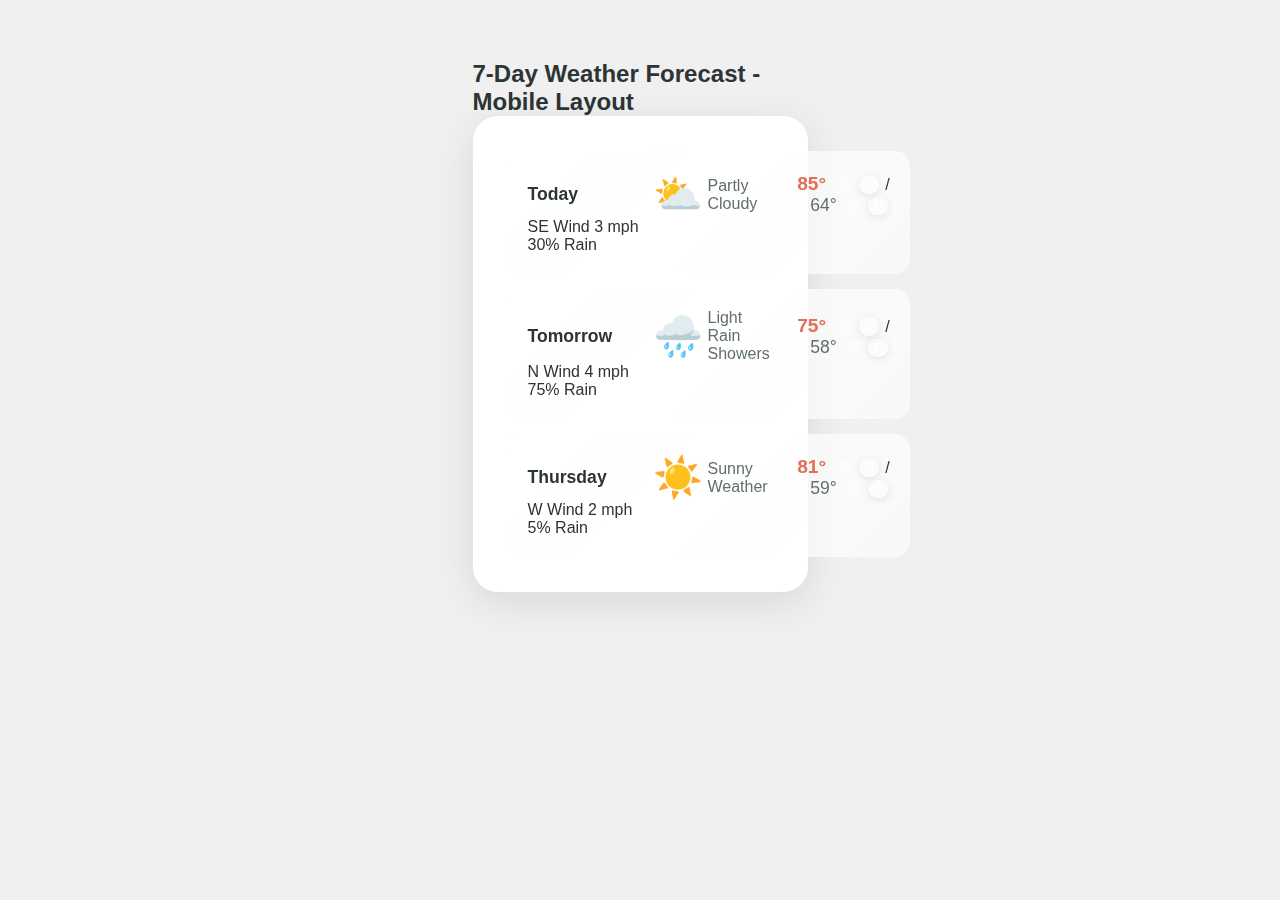
<file: mobile-test.html>
<!DOCTYPE html>
<html lang="en">
<head>
    <meta charset="UTF-8">
    <meta name="viewport" content="width=device-width, initial-scale=1.0">
    <title>Mobile Layout Test - 7-Day Forecast</title>
    <link rel="stylesheet" href="assets/css/styles.css">
    <style>
        /* Override for testing mobile layout */
        body { background: #f0f0f0; padding: 20px; }
        .container { max-width: 375px; margin: 0 auto; }
    </style>
</head>
<body>
    <div class="container">
        <h2>7-Day Weather Forecast - Mobile Layout</h2>
        
        <section class="weather-section">
            <div class="daily-forecast">
                <div class="daily-item">
                    <div class="day-name">Today</div>
                    <div class="daily-icon">⛅</div>
                    <div class="daily-desc">Partly Cloudy</div>
                    <div class="temp-range">
                        <span class="high-temp">85°<div class="temperature-toggle">
                            <span class="temp-unit" data-unit="celsius">C</span>
                            <span class="temp-unit active" data-unit="fahrenheit">F</span>
                        </div></span> / 
                        <span class="low-temp">64°<div class="temperature-toggle">
                            <span class="temp-unit" data-unit="celsius">C</span>
                            <span class="temp-unit active" data-unit="fahrenheit">F</span>
                        </div></span>
                    </div>
                    <div class="daily-details">
                        <span class="wind">SE Wind 3 mph</span>
                        <span class="precipitation">30% Rain</span>
                    </div>
                </div>
                
                <div class="daily-item">
                    <div class="day-name">Tomorrow</div>
                    <div class="daily-icon">🌧️</div>
                    <div class="daily-desc">Light Rain Showers</div>
                    <div class="temp-range">
                        <span class="high-temp">75°<div class="temperature-toggle">
                            <span class="temp-unit" data-unit="celsius">C</span>
                            <span class="temp-unit active" data-unit="fahrenheit">F</span>
                        </div></span> / 
                        <span class="low-temp">58°<div class="temperature-toggle">
                            <span class="temp-unit" data-unit="celsius">C</span>
                            <span class="temp-unit active" data-unit="fahrenheit">F</span>
                        </div></span>
                    </div>
                    <div class="daily-details">
                        <span class="wind">N Wind 4 mph</span>
                        <span class="precipitation">75% Rain</span>
                    </div>
                </div>
                
                <div class="daily-item">
                    <div class="day-name">Thursday</div>
                    <div class="daily-icon">☀️</div>
                    <div class="daily-desc">Sunny Weather</div>
                    <div class="temp-range">
                        <span class="high-temp">81°<div class="temperature-toggle">
                            <span class="temp-unit" data-unit="celsius">C</span>
                            <span class="temp-unit active" data-unit="fahrenheit">F</span>
                        </div></span> / 
                        <span class="low-temp">59°<div class="temperature-toggle">
                            <span class="temp-unit" data-unit="celsius">C</span>
                            <span class="temp-unit active" data-unit="fahrenheit">F</span>
                        </div></span>
                    </div>
                    <div class="daily-details">
                        <span class="wind">W Wind 2 mph</span>
                        <span class="precipitation">5% Rain</span>
                    </div>
                </div>
            </div>
        </section>
    </div>
    
    <script src="assets/js/main.js"></script>
</body>
</html>
</file>
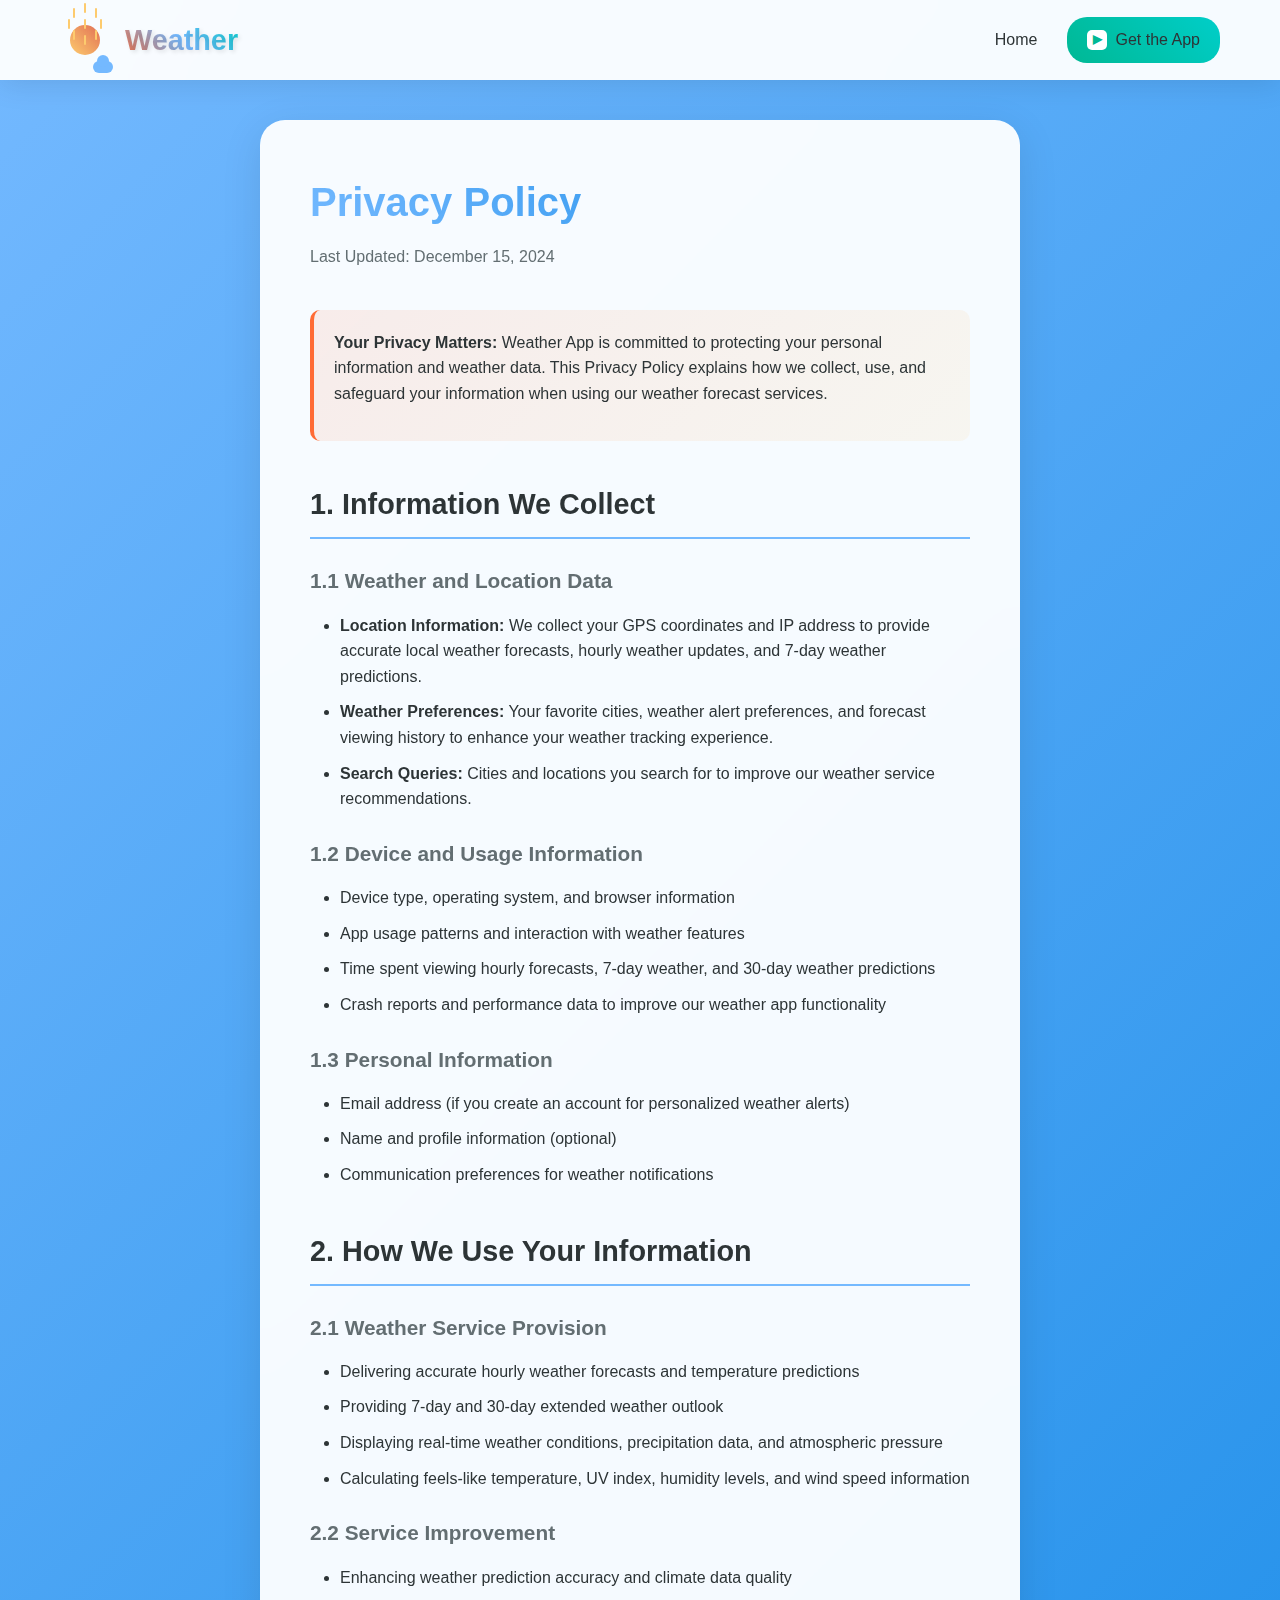
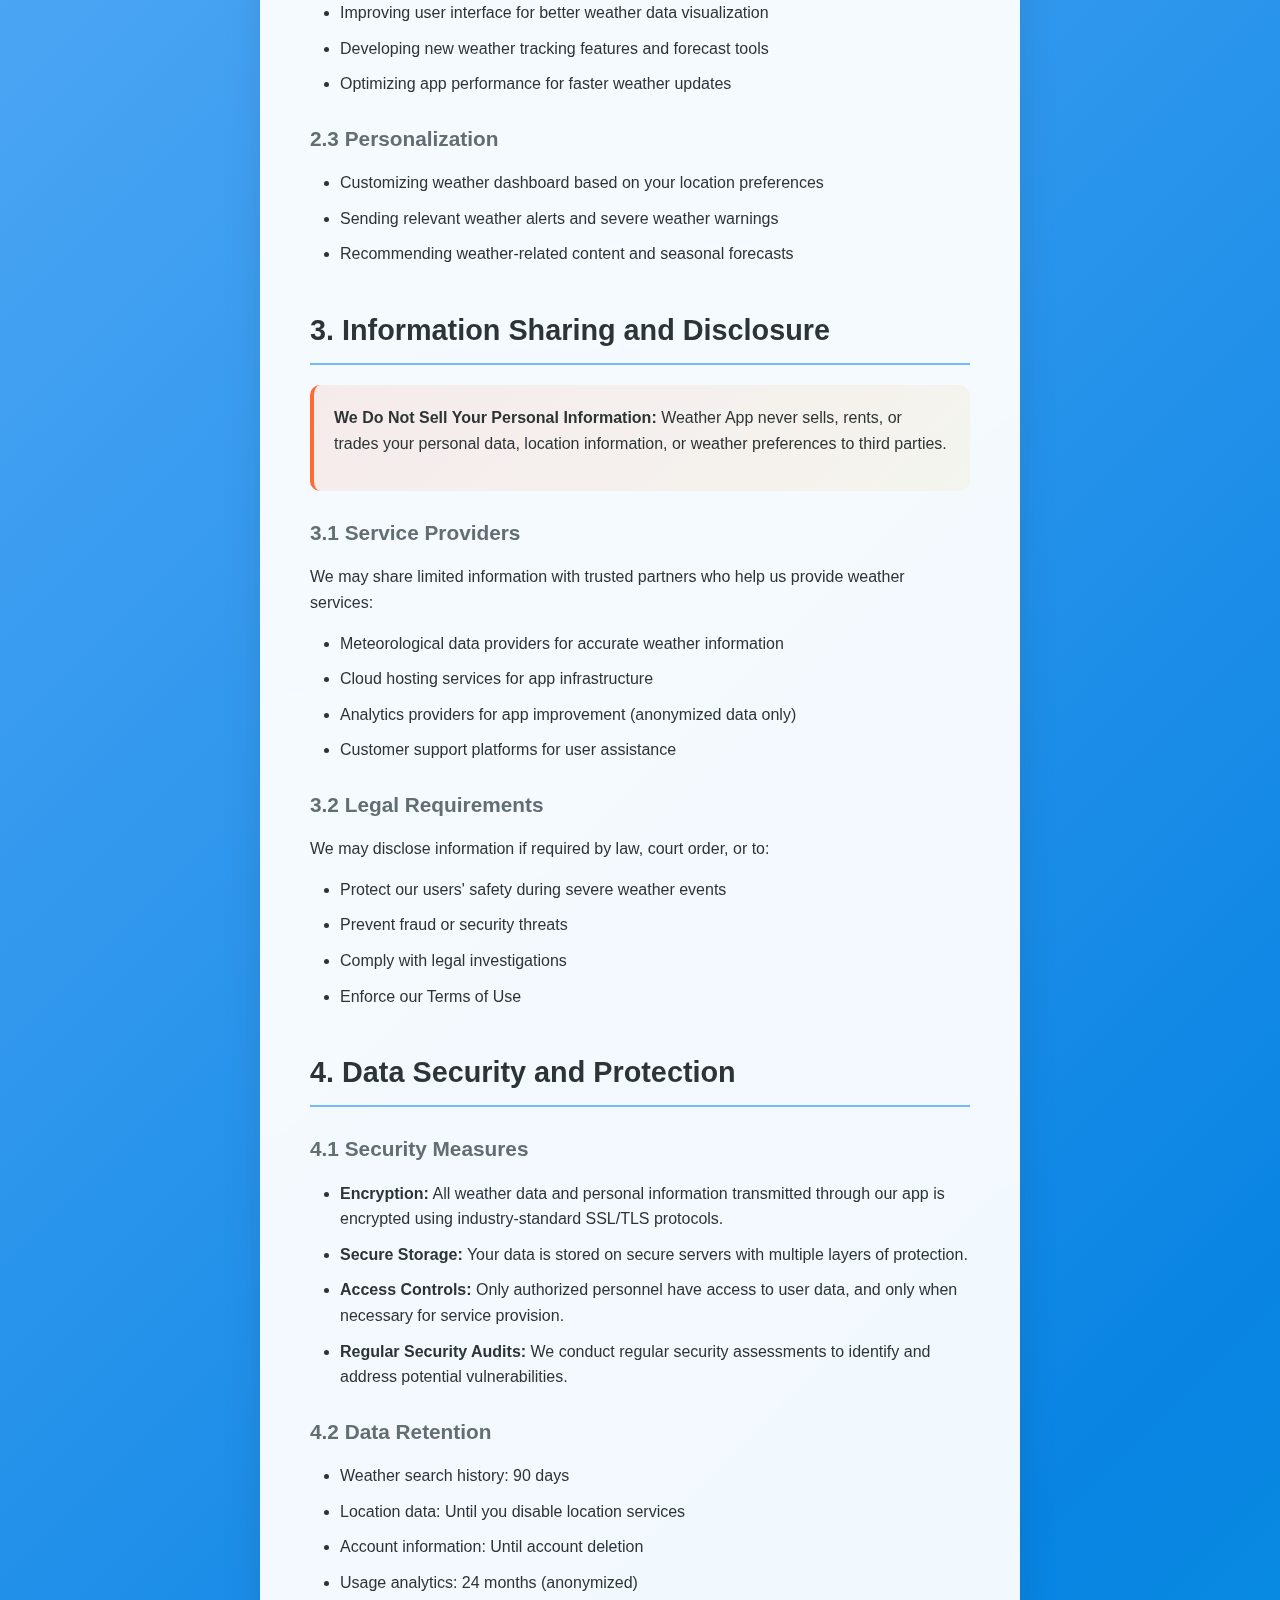
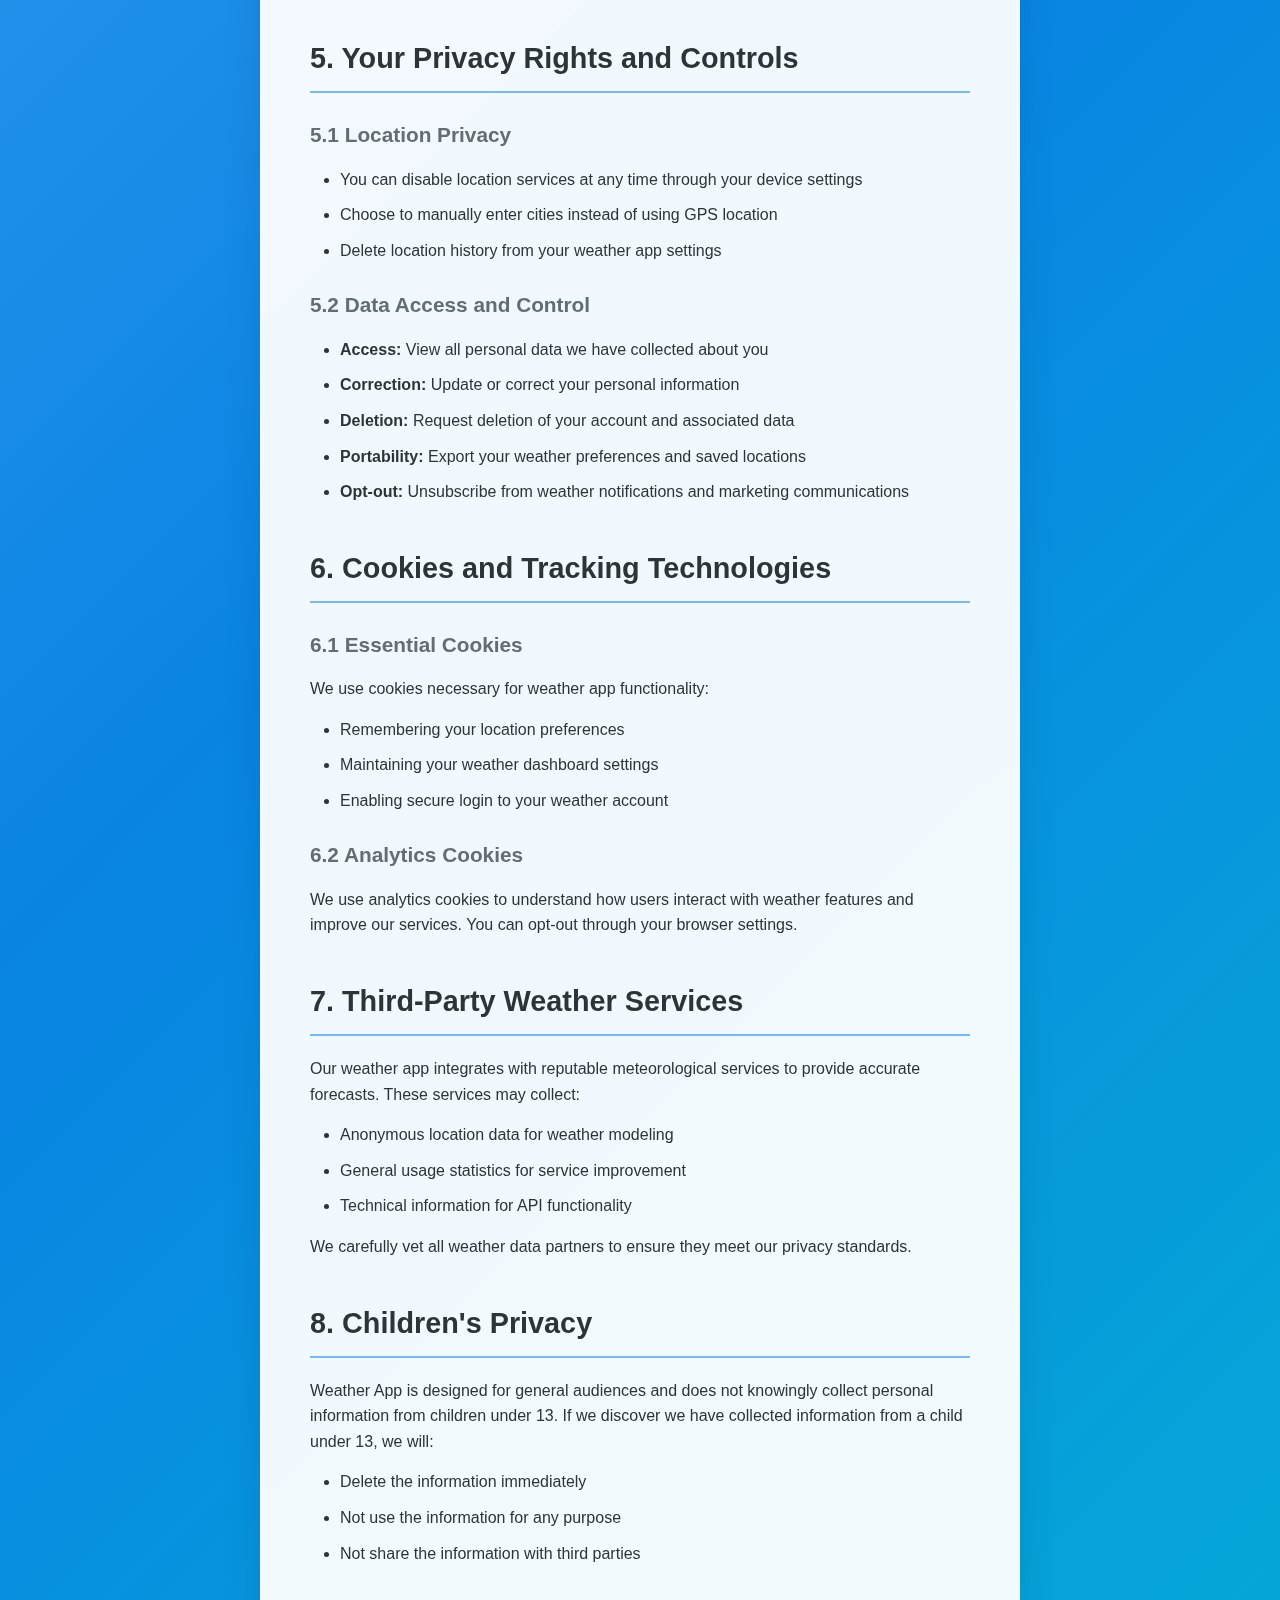
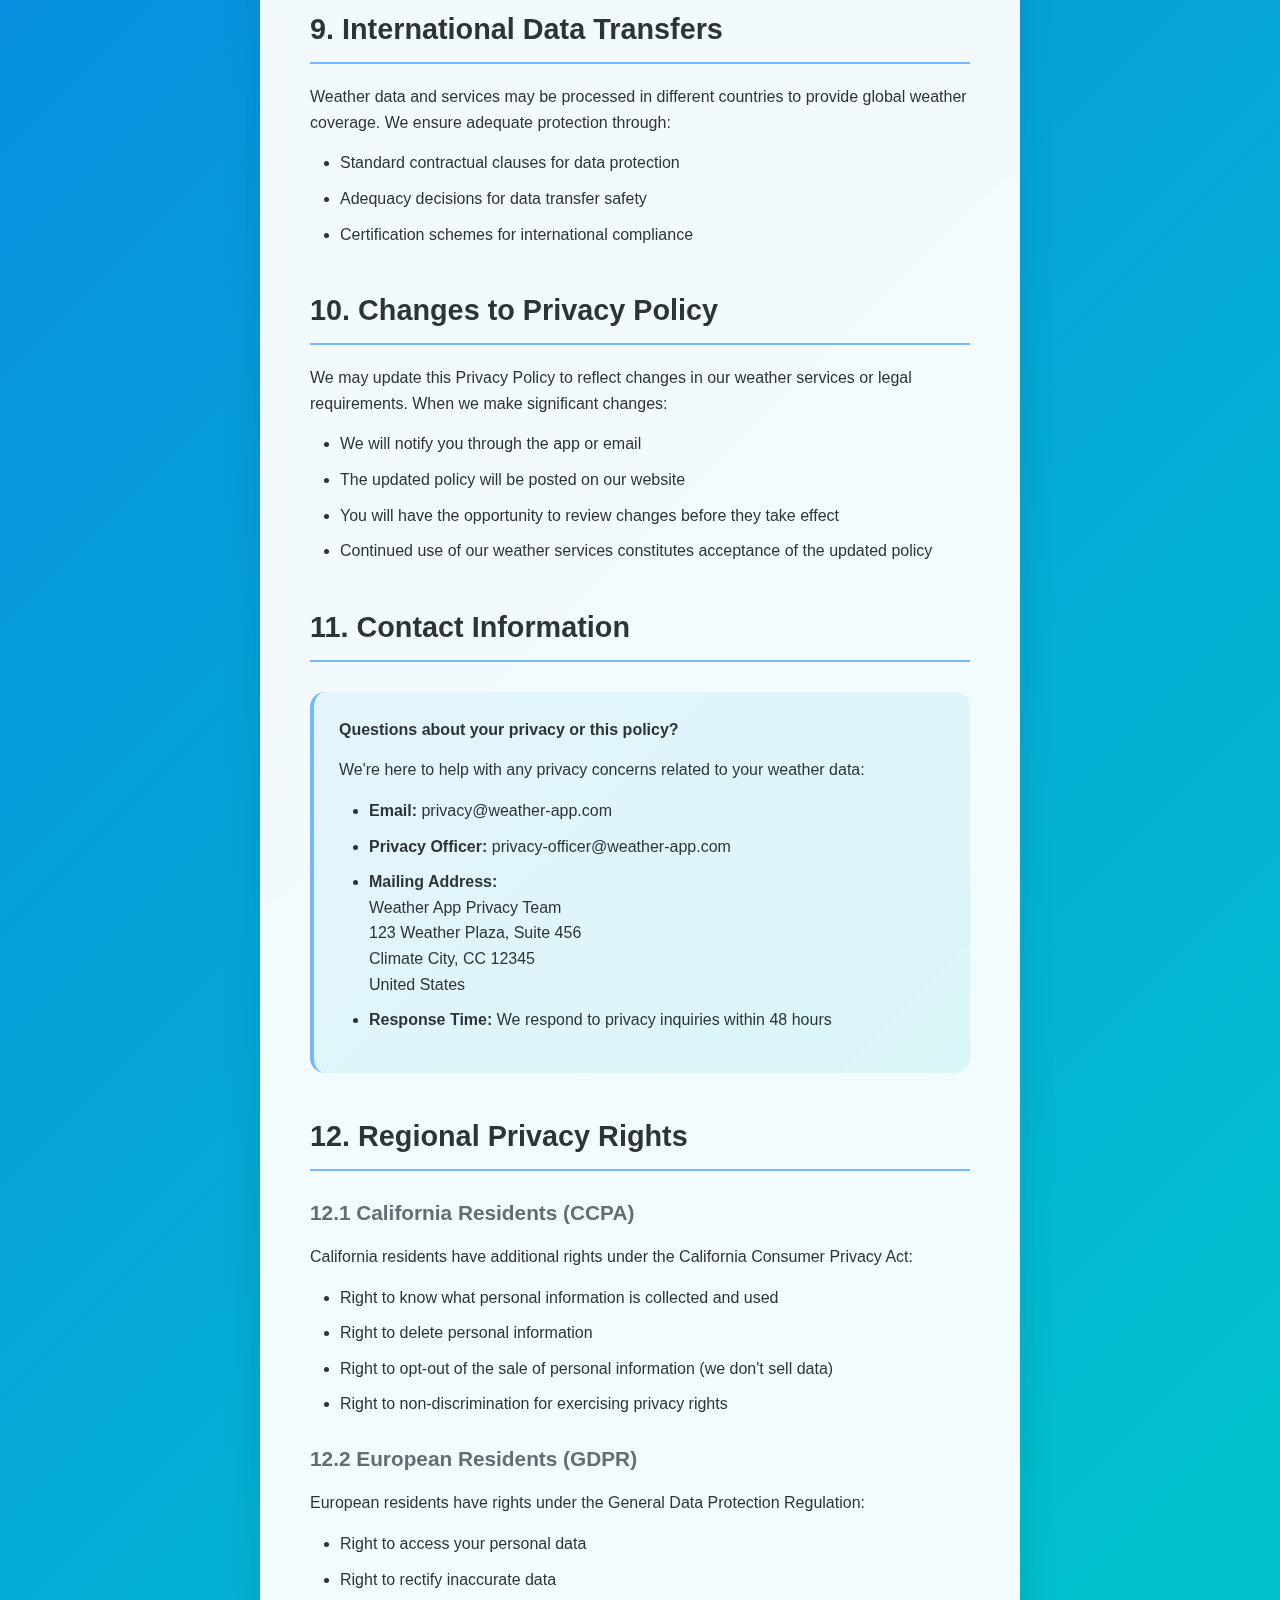
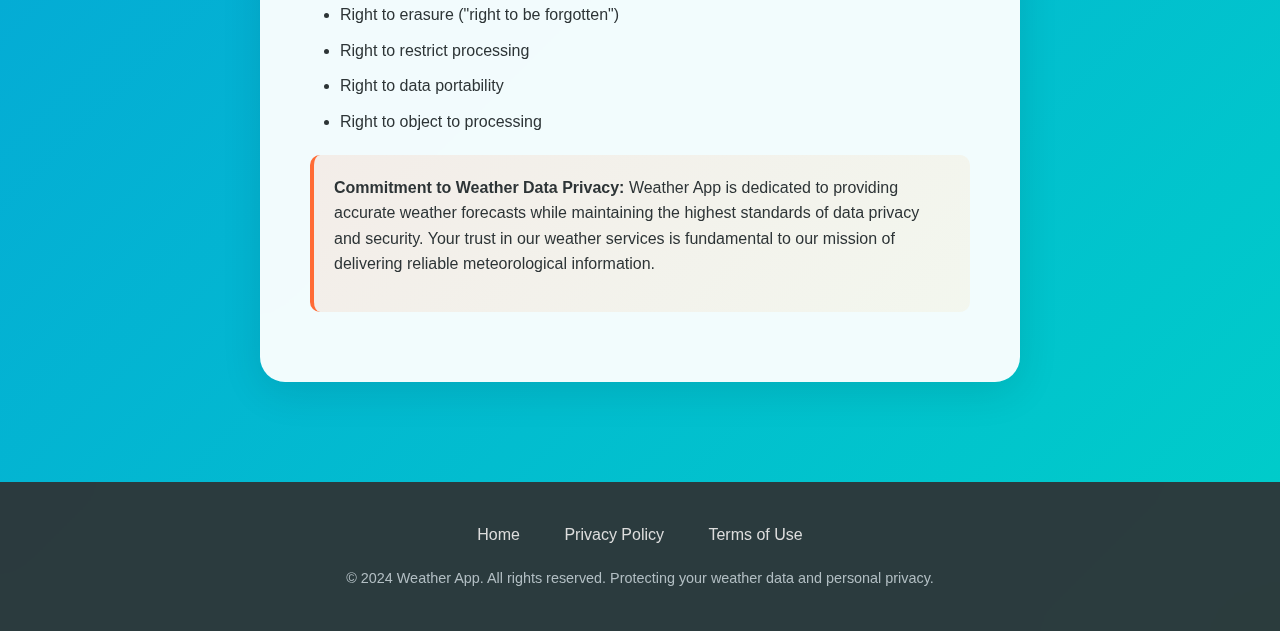
<file: privacy-policy.html>
<!DOCTYPE html>
<html lang="en">
<head>
    <meta charset="UTF-8">
    <meta name="viewport" content="width=device-width, initial-scale=1.0">
    <meta name="description" content="Weather App Privacy Policy - Learn how we protect your personal data, location information, and weather preferences. Comprehensive privacy protection for weather forecast users.">
    <meta name="keywords" content="weather app privacy policy, weather data privacy, location privacy, weather forecast privacy, meteorological data protection, climate app privacy">
    <meta name="author" content="Weather App">
    <meta name="robots" content="index, follow">
    <title>Privacy Policy - Weather App | Protecting Your Weather Data & Personal Information</title>
    <link rel="canonical" href="https://weather.com/privacy-policy">
    
    <link rel="stylesheet" href="assets/css/privacy.css">
    
    <style>
        * {
            margin: 0;
            padding: 0;
            box-sizing: border-box;
        }

        body {
            font-family: -apple-system, BlinkMacSystemFont, 'Segoe UI', Roboto, Oxygen, Ubuntu, Cantarell, sans-serif;
            background: linear-gradient(135deg, #74b9ff 0%, #0984e3 50%, #00cec9 100%);
            min-height: 100vh;
            color: #2d3436;
            line-height: 1.6;
        }

        /* Header styles matching main site */
        header {
            background: rgba(255, 255, 255, 0.95);
            backdrop-filter: blur(20px);
            box-shadow: 0 4px 30px rgba(0, 0, 0, 0.1);
            position: sticky;
            top: 0;
            z-index: 100;
        }

        .header-container {
            max-width: 1200px;
            margin: 0 auto;
            display: flex;
            align-items: center;
            justify-content: space-between;
            padding: 15px 20px;
            flex-wrap: wrap;
            gap: 20px;
        }

        .logo-section {
            display: flex;
            align-items: center;
            gap: 15px;
        }

        .home-link {
            display: flex;
            align-items: center;
            gap: 15px;
            text-decoration: none;
            transition: all 0.3s ease;
        }

        .home-link:hover {
            transform: translateY(-2px);
        }

        .weather-logo {
            width: 50px;
            height: 50px;
            position: relative;
            display: flex;
            align-items: center;
            justify-content: center;
        }

        .sun-icon {
            width: 30px;
            height: 30px;
            background: linear-gradient(45deg, #fdcb6e, #e17055);
            border-radius: 50%;
            position: relative;
            z-index: 2;
            animation: rotate 10s linear infinite;
        }

        .sun-icon::before {
            content: '';
            position: absolute;
            top: -6px;
            left: 50%;
            transform: translateX(-50%);
            width: 2px;
            height: 10px;
            background: #fdcb6e;
            border-radius: 2px;
            box-shadow: 
                0 16px 0 #fdcb6e,
                11px 11px 0 #fdcb6e,
                16px 0 0 #fdcb6e,
                11px -11px 0 #fdcb6e,
                0 -16px 0 #fdcb6e,
                -11px -11px 0 #fdcb6e,
                -16px 0 0 #fdcb6e,
                -11px 11px 0 #fdcb6e;
        }

        .cloud-icon {
            position: absolute;
            bottom: -8px;
            right: -3px;
            width: 20px;
            height: 12px;
            background: #74b9ff;
            border-radius: 20px;
            z-index: 3;
        }

        .cloud-icon::before {
            content: '';
            position: absolute;
            top: -6px;
            left: 4px;
            width: 12px;
            height: 12px;
            background: #74b9ff;
            border-radius: 50%;
        }

        @keyframes rotate {
            from { transform: rotate(0deg); }
            to { transform: rotate(360deg); }
        }

        .brand-name {
            font-size: 1.8rem;
            font-weight: bold;
            background: linear-gradient(45deg, #ff6b35, #74b9ff, #00cec9);
            background-clip: text;
            -webkit-background-clip: text;
            -webkit-text-fill-color: transparent;
            text-shadow: 2px 2px 4px rgba(0,0,0,0.1);
            text-decoration: none;
        }

        .nav-links {
            display: flex;
            gap: 30px;
            align-items: center;
        }

        .nav-links a {
            color: #2d3436;
            text-decoration: none;
            font-weight: 500;
            transition: color 0.3s ease;
        }

        .nav-links a:hover {
            color: #74b9ff;
        }

        .app-download {
            background: linear-gradient(45deg, #00b894, #00cec9);
            color: white;
            padding: 10px 20px;
            border-radius: 20px;
            text-decoration: none;
            font-weight: 600;
            transition: all 0.3s ease;
            white-space: nowrap;
            display: flex;
            align-items: center;
            gap: 8px;
        }

        .google-play-icon {
            width: 20px;
            height: 20px;
            background: white;
            border-radius: 5px;
            display: flex;
            align-items: center;
            justify-content: center;
            position: relative;
        }

        .google-play-icon::before {
            content: '▶';
            color: #00b894;
            font-size: 12px;
            font-weight: bold;
        }

        .app-download:hover {
            transform: translateY(-2px);
            box-shadow: 0 6px 20px rgba(0, 206, 201, 0.3);
        }

        /* Main content */
        .container {
            max-width: 800px;
            margin: 0 auto;
            padding: 40px 20px;
        }

        .privacy-content {
            background: rgba(255, 255, 255, 0.95);
            backdrop-filter: blur(20px);
            border-radius: 25px;
            padding: 50px;
            box-shadow: 0 10px 40px rgba(0, 0, 0, 0.1);
        }

        h1 {
            font-size: 2.5rem;
            background: linear-gradient(45deg, #74b9ff, #0984e3);
            background-clip: text;
            -webkit-background-clip: text;
            -webkit-text-fill-color: transparent;
            font-weight: bold;
            margin-bottom: 10px;
        }

        .last-updated {
            color: #636e72;
            font-size: 1rem;
            margin-bottom: 40px;
        }

        h2 {
            font-size: 1.8rem;
            color: #2d3436;
            margin: 40px 0 20px 0;
            border-bottom: 2px solid #74b9ff;
            padding-bottom: 10px;
        }

        h3 {
            font-size: 1.3rem;
            color: #636e72;
            margin: 25px 0 15px 0;
        }

        p, li {
            margin-bottom: 15px;
            color: #2d3436;
        }

        ul {
            margin: 15px 0;
            padding-left: 30px;
        }

        li {
            margin-bottom: 10px;
        }

        .contact-info {
            background: linear-gradient(135deg, rgba(116, 185, 255, 0.1), rgba(0, 206, 201, 0.1));
            padding: 25px;
            border-radius: 15px;
            margin: 30px 0;
            border-left: 4px solid #74b9ff;
        }

        .highlight {
            background: linear-gradient(135deg, rgba(255, 107, 53, 0.1), rgba(253, 203, 110, 0.1));
            padding: 20px;
            border-radius: 10px;
            margin: 20px 0;
            border-left: 4px solid #ff6b35;
        }

        /* Footer styles */
        footer {
            background: rgba(45, 52, 54, 0.95);
            backdrop-filter: blur(20px);
            color: white;
            padding: 40px 0;
            margin-top: 60px;
        }

        .footer-container {
            max-width: 1200px;
            margin: 0 auto;
            padding: 0 20px;
            text-align: center;
        }

        .footer-links {
            margin-bottom: 20px;
        }

        .footer-links a {
            color: #ddd;
            text-decoration: none;
            margin: 0 20px;
            font-weight: 500;
            transition: color 0.3s ease;
        }

        .footer-links a:hover {
            color: #74b9ff;
        }

        .copyright {
            color: #b2bec3;
            font-size: 0.9rem;
        }

        @media (max-width: 768px) {
            .header-container {
                flex-direction: column;
                gap: 15px;
            }

            .nav-links {
                gap: 20px;
            }

            .privacy-content {
                padding: 30px;
            }

            h1 {
                font-size: 2rem;
            }

            .footer-links a {
                display: block;
                margin: 10px 0;
            }
        }
    </style>
</head>
<body>
    <header>
        <div class="header-container">
            <div class="logo-section">
                <a href="index.html" class="home-link">
                    <div class="weather-logo">
                        <div class="sun-icon"></div>
                        <div class="cloud-icon"></div>
                    </div>
                    <div class="brand-name">Weather</div>
                </a>
            </div>
            
            <div class="nav-links">
                <a href="index.html">Home</a>
                <a href="https://play.google.com/store/apps/details?id=com.weather.free.forecast.dailyweather&hl=en" class="app-download" target="_blank" rel="noopener">
                    <span class="google-play-icon"></span>
                    Get the App
                </a>
            </div>
        </div>
    </header>

    <main class="container">
        <div class="privacy-content">
            <h1>Privacy Policy</h1>
            <p class="last-updated">Last Updated: December 15, 2024</p>

            <div class="highlight">
                <p><strong>Your Privacy Matters:</strong> Weather App is committed to protecting your personal information and weather data. This Privacy Policy explains how we collect, use, and safeguard your information when using our weather forecast services.</p>
            </div>

            <h2>1. Information We Collect</h2>
            
            <h3>1.1 Weather and Location Data</h3>
            <ul>
                <li><strong>Location Information:</strong> We collect your GPS coordinates and IP address to provide accurate local weather forecasts, hourly weather updates, and 7-day weather predictions.</li>
                <li><strong>Weather Preferences:</strong> Your favorite cities, weather alert preferences, and forecast viewing history to enhance your weather tracking experience.</li>
                <li><strong>Search Queries:</strong> Cities and locations you search for to improve our weather service recommendations.</li>
            </ul>

            <h3>1.2 Device and Usage Information</h3>
            <ul>
                <li>Device type, operating system, and browser information</li>
                <li>App usage patterns and interaction with weather features</li>
                <li>Time spent viewing hourly forecasts, 7-day weather, and 30-day weather predictions</li>
                <li>Crash reports and performance data to improve our weather app functionality</li>
            </ul>

            <h3>1.3 Personal Information</h3>
            <ul>
                <li>Email address (if you create an account for personalized weather alerts)</li>
                <li>Name and profile information (optional)</li>
                <li>Communication preferences for weather notifications</li>
            </ul>

            <h2>2. How We Use Your Information</h2>

            <h3>2.1 Weather Service Provision</h3>
            <ul>
                <li>Delivering accurate hourly weather forecasts and temperature predictions</li>
                <li>Providing 7-day and 30-day extended weather outlook</li>
                <li>Displaying real-time weather conditions, precipitation data, and atmospheric pressure</li>
                <li>Calculating feels-like temperature, UV index, humidity levels, and wind speed information</li>
            </ul>

            <h3>2.2 Service Improvement</h3>
            <ul>
                <li>Enhancing weather prediction accuracy and climate data quality</li>
                <li>Improving user interface for better weather data visualization</li>
                <li>Developing new weather tracking features and forecast tools</li>
                <li>Optimizing app performance for faster weather updates</li>
            </ul>

            <h3>2.3 Personalization</h3>
            <ul>
                <li>Customizing weather dashboard based on your location preferences</li>
                <li>Sending relevant weather alerts and severe weather warnings</li>
                <li>Recommending weather-related content and seasonal forecasts</li>
            </ul>

            <h2>3. Information Sharing and Disclosure</h2>

            <div class="highlight">
                <p><strong>We Do Not Sell Your Personal Information:</strong> Weather App never sells, rents, or trades your personal data, location information, or weather preferences to third parties.</p>
            </div>

            <h3>3.1 Service Providers</h3>
            <p>We may share limited information with trusted partners who help us provide weather services:</p>
            <ul>
                <li>Meteorological data providers for accurate weather information</li>
                <li>Cloud hosting services for app infrastructure</li>
                <li>Analytics providers for app improvement (anonymized data only)</li>
                <li>Customer support platforms for user assistance</li>
            </ul>

            <h3>3.2 Legal Requirements</h3>
            <p>We may disclose information if required by law, court order, or to:</p>
            <ul>
                <li>Protect our users' safety during severe weather events</li>
                <li>Prevent fraud or security threats</li>
                <li>Comply with legal investigations</li>
                <li>Enforce our Terms of Use</li>
            </ul>

            <h2>4. Data Security and Protection</h2>

            <h3>4.1 Security Measures</h3>
            <ul>
                <li><strong>Encryption:</strong> All weather data and personal information transmitted through our app is encrypted using industry-standard SSL/TLS protocols.</li>
                <li><strong>Secure Storage:</strong> Your data is stored on secure servers with multiple layers of protection.</li>
                <li><strong>Access Controls:</strong> Only authorized personnel have access to user data, and only when necessary for service provision.</li>
                <li><strong>Regular Security Audits:</strong> We conduct regular security assessments to identify and address potential vulnerabilities.</li>
            </ul>

            <h3>4.2 Data Retention</h3>
            <ul>
                <li>Weather search history: 90 days</li>
                <li>Location data: Until you disable location services</li>
                <li>Account information: Until account deletion</li>
                <li>Usage analytics: 24 months (anonymized)</li>
            </ul>

            <h2>5. Your Privacy Rights and Controls</h2>

            <h3>5.1 Location Privacy</h3>
            <ul>
                <li>You can disable location services at any time through your device settings</li>
                <li>Choose to manually enter cities instead of using GPS location</li>
                <li>Delete location history from your weather app settings</li>
            </ul>

            <h3>5.2 Data Access and Control</h3>
            <ul>
                <li><strong>Access:</strong> View all personal data we have collected about you</li>
                <li><strong>Correction:</strong> Update or correct your personal information</li>
                <li><strong>Deletion:</strong> Request deletion of your account and associated data</li>
                <li><strong>Portability:</strong> Export your weather preferences and saved locations</li>
                <li><strong>Opt-out:</strong> Unsubscribe from weather notifications and marketing communications</li>
            </ul>

            <h2>6. Cookies and Tracking Technologies</h2>
            
            <h3>6.1 Essential Cookies</h3>
            <p>We use cookies necessary for weather app functionality:</p>
            <ul>
                <li>Remembering your location preferences</li>
                <li>Maintaining your weather dashboard settings</li>
                <li>Enabling secure login to your weather account</li>
            </ul>

            <h3>6.2 Analytics Cookies</h3>
            <p>We use analytics cookies to understand how users interact with weather features and improve our services. You can opt-out through your browser settings.</p>

            <h2>7. Third-Party Weather Services</h2>
            
            <p>Our weather app integrates with reputable meteorological services to provide accurate forecasts. These services may collect:</p>
            <ul>
                <li>Anonymous location data for weather modeling</li>
                <li>General usage statistics for service improvement</li>
                <li>Technical information for API functionality</li>
            </ul>

            <p>We carefully vet all weather data partners to ensure they meet our privacy standards.</p>

            <h2>8. Children's Privacy</h2>
            
            <p>Weather App is designed for general audiences and does not knowingly collect personal information from children under 13. If we discover we have collected information from a child under 13, we will:</p>
            <ul>
                <li>Delete the information immediately</li>
                <li>Not use the information for any purpose</li>
                <li>Not share the information with third parties</li>
            </ul>

            <h2>9. International Data Transfers</h2>
            
            <p>Weather data and services may be processed in different countries to provide global weather coverage. We ensure adequate protection through:</p>
            <ul>
                <li>Standard contractual clauses for data protection</li>
                <li>Adequacy decisions for data transfer safety</li>
                <li>Certification schemes for international compliance</li>
            </ul>

            <h2>10. Changes to Privacy Policy</h2>
            
            <p>We may update this Privacy Policy to reflect changes in our weather services or legal requirements. When we make significant changes:</p>
            <ul>
                <li>We will notify you through the app or email</li>
                <li>The updated policy will be posted on our website</li>
                <li>You will have the opportunity to review changes before they take effect</li>
                <li>Continued use of our weather services constitutes acceptance of the updated policy</li>
            </ul>

            <h2>11. Contact Information</h2>
            
            <div class="contact-info">
                <p><strong>Questions about your privacy or this policy?</strong></p>
                <p>We're here to help with any privacy concerns related to your weather data:</p>
                <ul>
                    <li><strong>Email:</strong> privacy@weather-app.com</li>
                    <li><strong>Privacy Officer:</strong> privacy-officer@weather-app.com</li>
                    <li><strong>Mailing Address:</strong><br>
                        Weather App Privacy Team<br>
                        123 Weather Plaza, Suite 456<br>
                        Climate City, CC 12345<br>
                        United States
                    </li>
                    <li><strong>Response Time:</strong> We respond to privacy inquiries within 48 hours</li>
                </ul>
            </div>

            <h2>12. Regional Privacy Rights</h2>
            
            <h3>12.1 California Residents (CCPA)</h3>
            <p>California residents have additional rights under the California Consumer Privacy Act:</p>
            <ul>
                <li>Right to know what personal information is collected and used</li>
                <li>Right to delete personal information</li>
                <li>Right to opt-out of the sale of personal information (we don't sell data)</li>
                <li>Right to non-discrimination for exercising privacy rights</li>
            </ul>

            <h3>12.2 European Residents (GDPR)</h3>
            <p>European residents have rights under the General Data Protection Regulation:</p>
            <ul>
                <li>Right to access your personal data</li>
                <li>Right to rectify inaccurate data</li>
                <li>Right to erasure ("right to be forgotten")</li>
                <li>Right to restrict processing</li>
                <li>Right to data portability</li>
                <li>Right to object to processing</li>
            </ul>

            <div class="highlight">
                <p><strong>Commitment to Weather Data Privacy:</strong> Weather App is dedicated to providing accurate weather forecasts while maintaining the highest standards of data privacy and security. Your trust in our weather services is fundamental to our mission of delivering reliable meteorological information.</p>
            </div>
        </div>
    </main>

    <footer>
        <div class="footer-container">
            <div class="footer-links">
                <a href="index.html">Home</a>
                <a href="privacy-policy.html">Privacy Policy</a>
                <a href="terms-of-use.html">Terms of Use</a>
            </div>
            <div class="copyright">
                © 2024 Weather App. All rights reserved. Protecting your weather data and personal privacy.
            </div>
        </div>
    </footer>
</body>
</html>
</file>
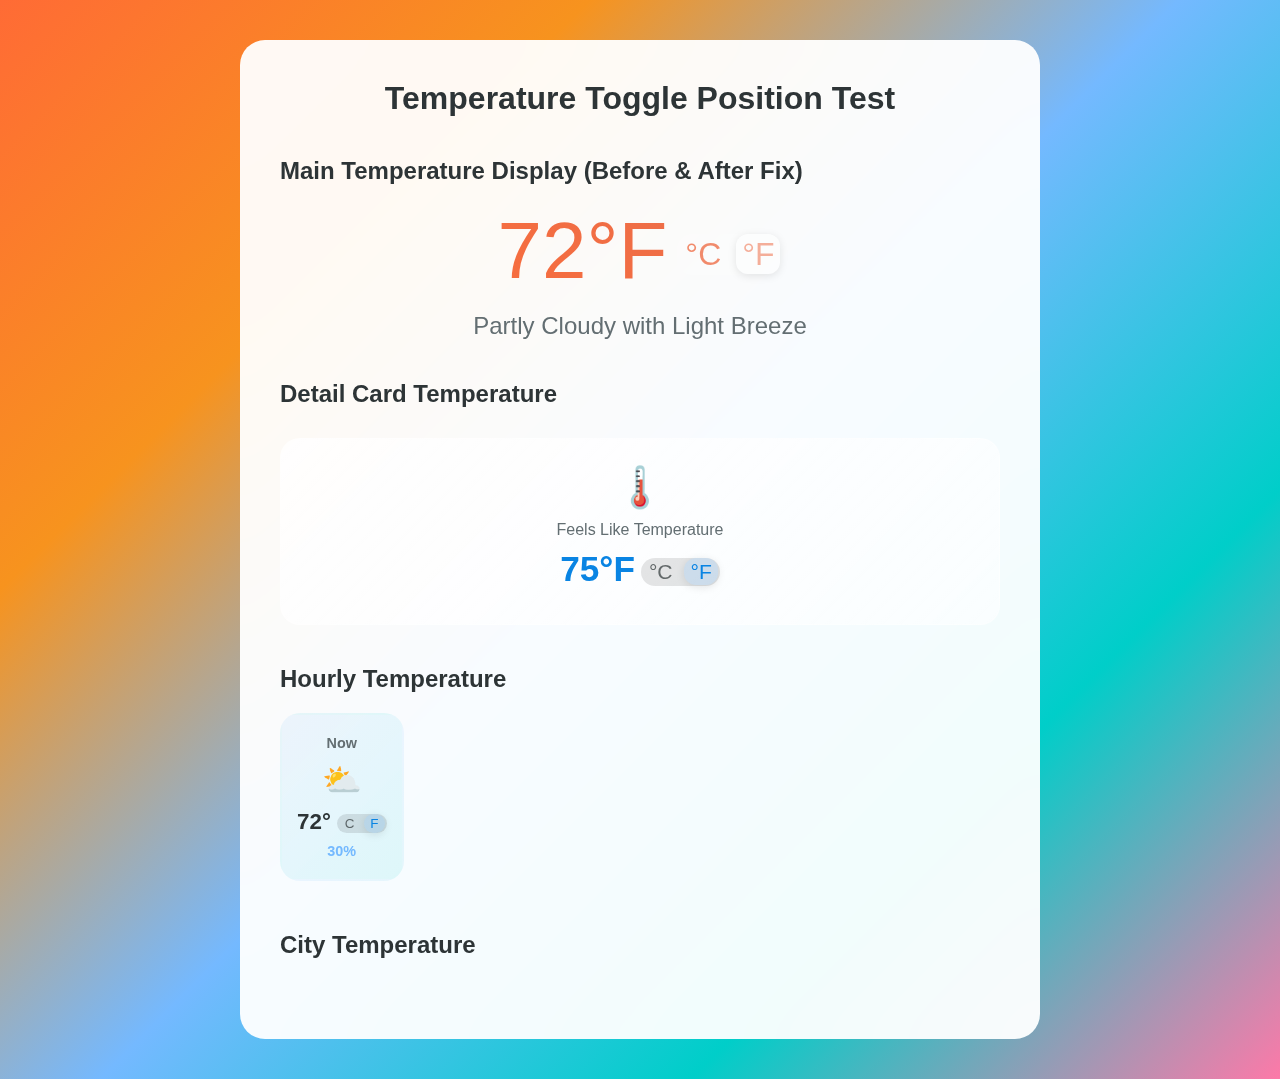
<file: temp-toggle-test.html>
<!DOCTYPE html>
<html lang="en">
<head>
    <meta charset="UTF-8">
    <meta name="viewport" content="width=device-width, initial-scale=1.0">
    <title>Temperature Toggle Position Test</title>
    <link rel="stylesheet" href="assets/css/styles.css">
    <style>
        body { background: linear-gradient(135deg, #ff6b35 0%, #f7931e 25%, #74b9ff 50%, #00cec9 75%, #fd79a8 100%); padding: 40px; }
        .test-container { 
            max-width: 800px; 
            margin: 0 auto; 
            background: rgba(255, 255, 255, 0.95); 
            padding: 40px; 
            border-radius: 25px;
            backdrop-filter: blur(20px);
        }
        .test-section { margin-bottom: 40px; }
        .test-title { font-size: 1.5rem; margin-bottom: 20px; color: #2d3436; }
    </style>
</head>
<body>
    <div class="test-container">
        <h1 style="text-align: center; color: #2d3436; margin-bottom: 40px;">Temperature Toggle Position Test</h1>
        
        <div class="test-section">
            <h2 class="test-title">Main Temperature Display (Before & After Fix)</h2>
            <div class="location-info" style="text-align: center;">
                <div class="current-temp">72°F<div class="temperature-toggle">
                    <span class="temp-unit" data-unit="celsius">°C</span>
                    <span class="temp-unit active" data-unit="fahrenheit">°F</span>
                </div></div>
                <div class="current-condition">Partly Cloudy with Light Breeze</div>
            </div>
        </div>

        <div class="test-section">
            <h2 class="test-title">Detail Card Temperature</h2>
            <div class="weather-details">
                <div class="detail-card">
                    <div class="detail-icon">🌡️</div>
                    <div class="detail-label">Feels Like Temperature</div>
                    <div class="detail-value">75°F<div class="temperature-toggle">
                        <span class="temp-unit" data-unit="celsius">°C</span>
                        <span class="temp-unit active" data-unit="fahrenheit">°F</span>
                    </div></div>
                </div>
            </div>
        </div>

        <div class="test-section">
            <h2 class="test-title">Hourly Temperature</h2>
            <div class="hourly-weather">
                <div class="hourly-item">
                    <div class="hourly-time">Now</div>
                    <div class="hourly-icon">⛅</div>
                    <div class="hourly-temp">72°<div class="temperature-toggle">
                        <span class="temp-unit" data-unit="celsius">C</span>
                        <span class="temp-unit active" data-unit="fahrenheit">F</span>
                    </div></div>
                    <div class="hourly-precipitation">30%</div>
                </div>
            </div>
        </div>

        <div class="test-section">
            <h2 class="test-title">City Temperature</h2>
            <div class="popular-cities">
                <div class="city-item">
                    <div class="city-info">
                        <div class="city-name">New York</div>
                        <div class="city-country">USA</div>
                    </div>
                    <div class="city-weather">
                        <div class="city-icon">⛅</div>
                        <div class="city-temp">72°<div class="temperature-toggle">
                            <span class="temp-unit" data-unit="celsius">C</span>
                            <span class="temp-unit active" data-unit="fahrenheit">F</span>
                        </div></div>
                    </div>
                </div>
            </div>
        </div>
    </div>
    
    <script src="assets/js/main.js"></script>
</body>
</html>
</file>
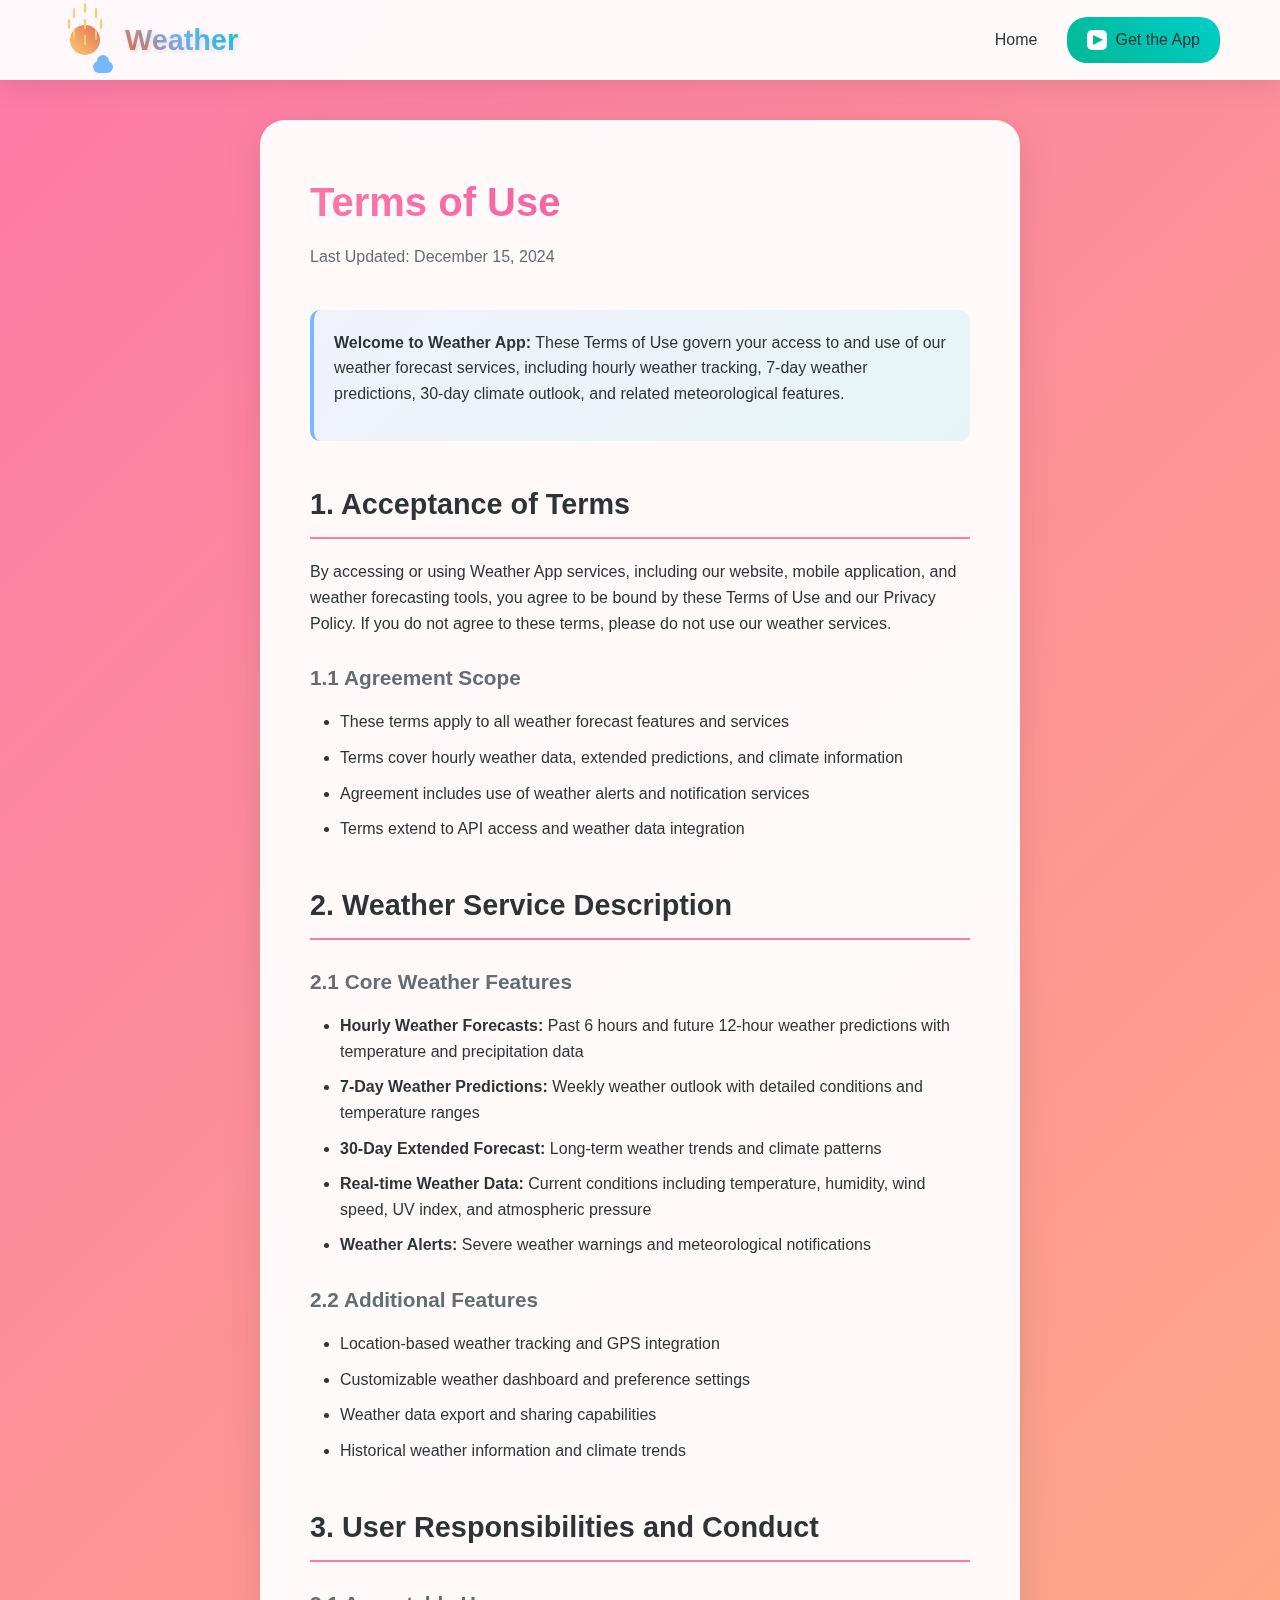
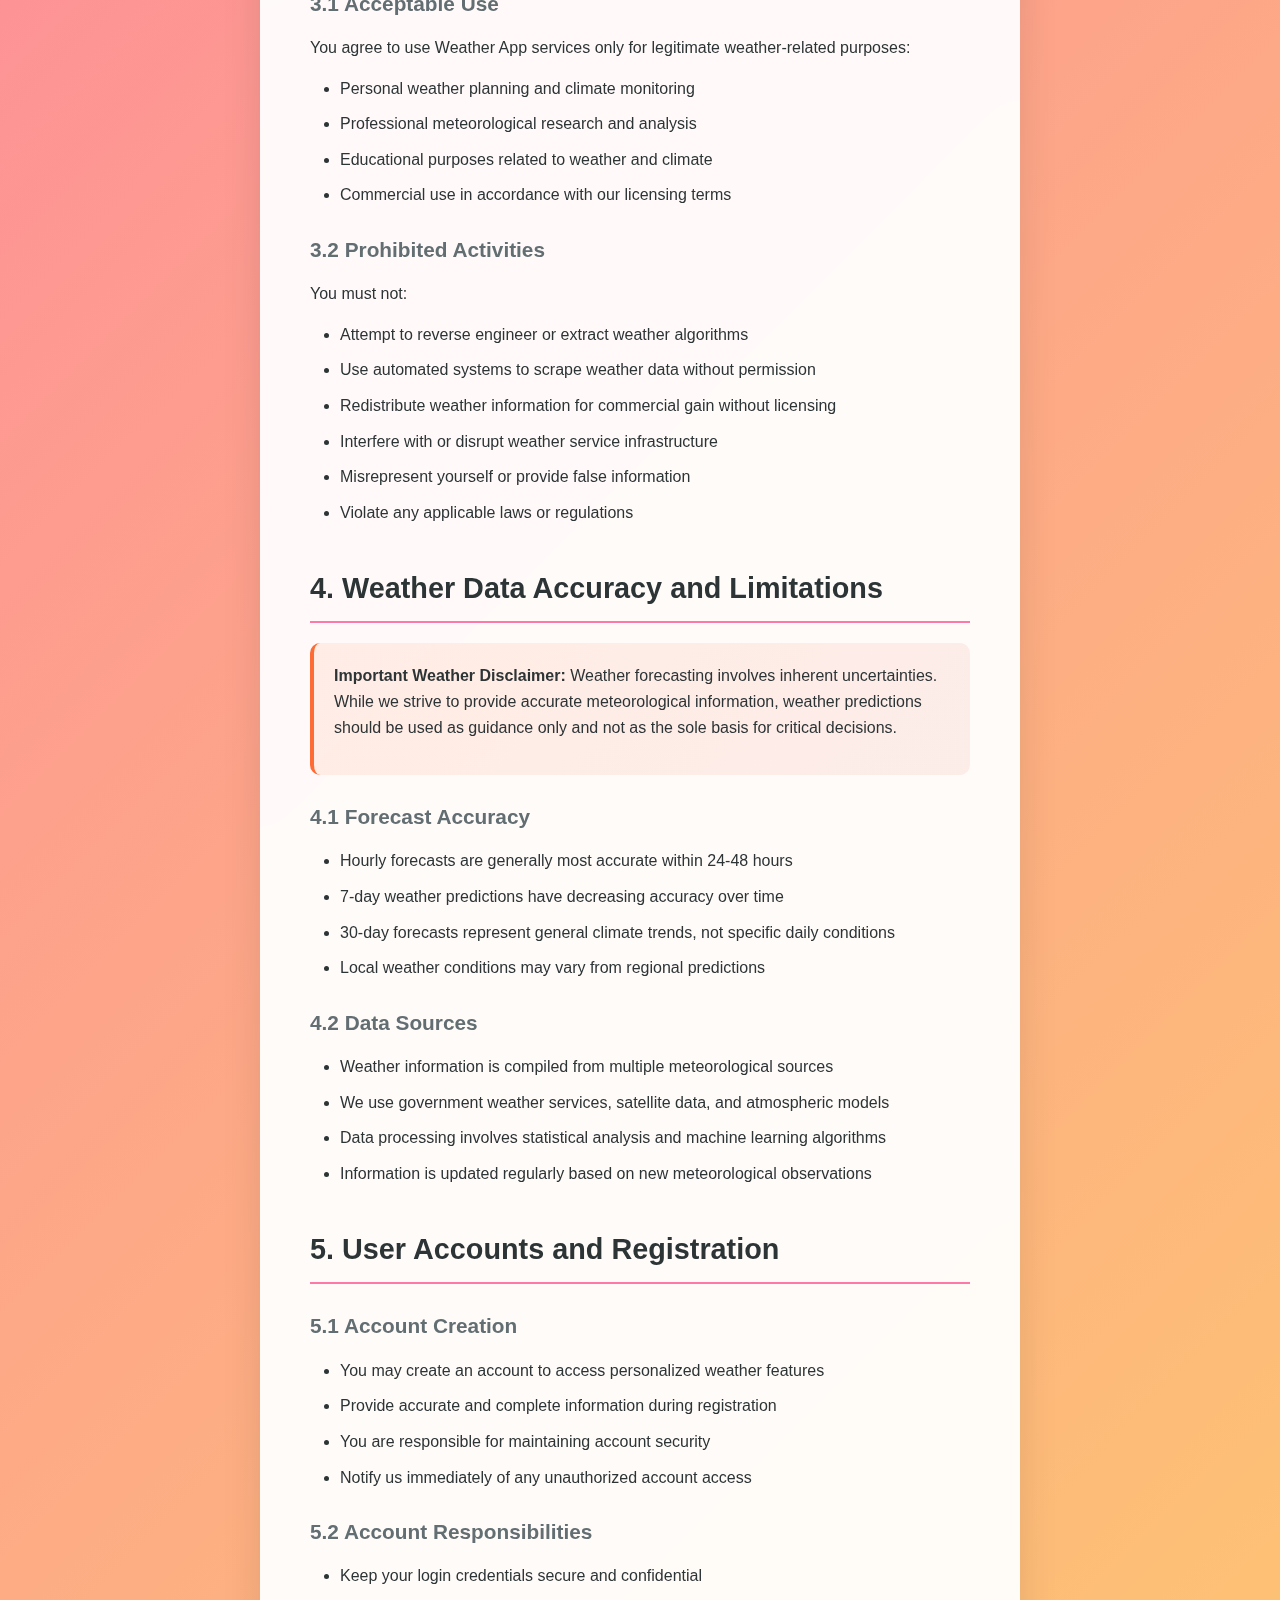
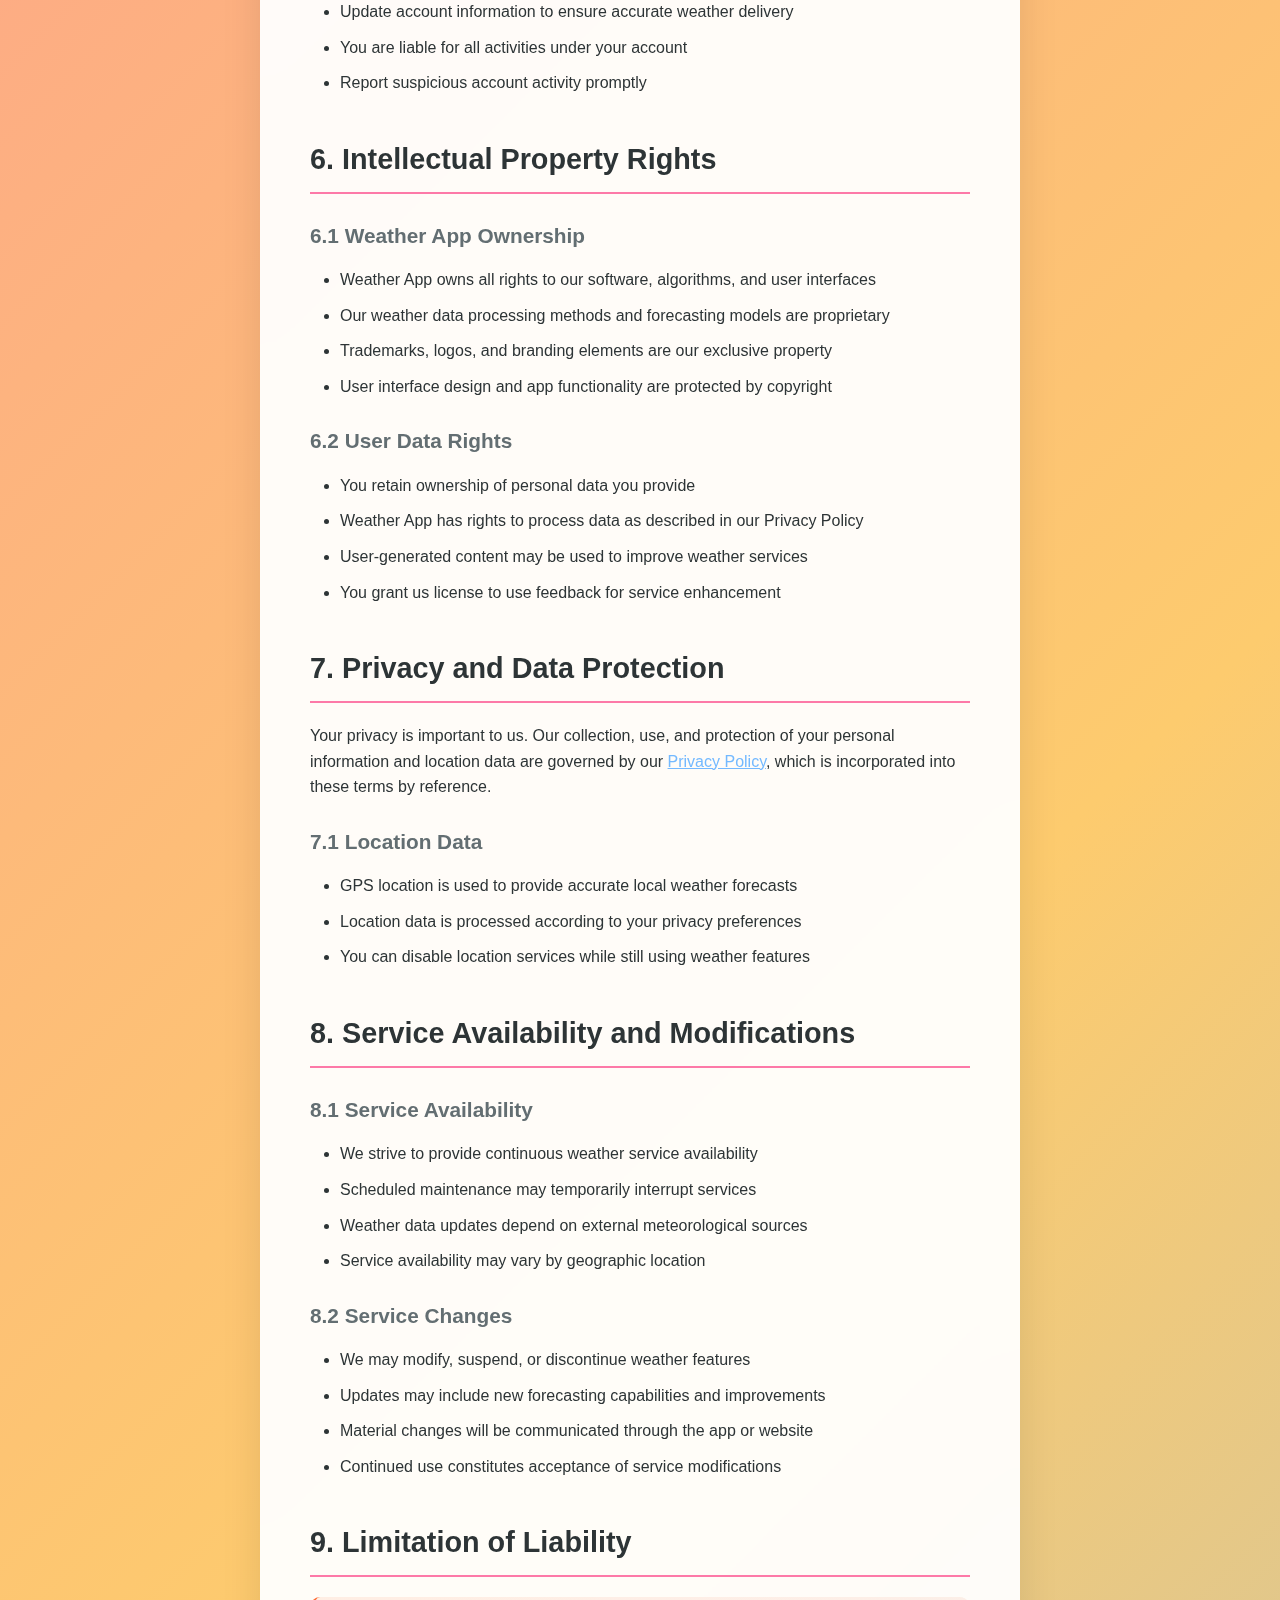
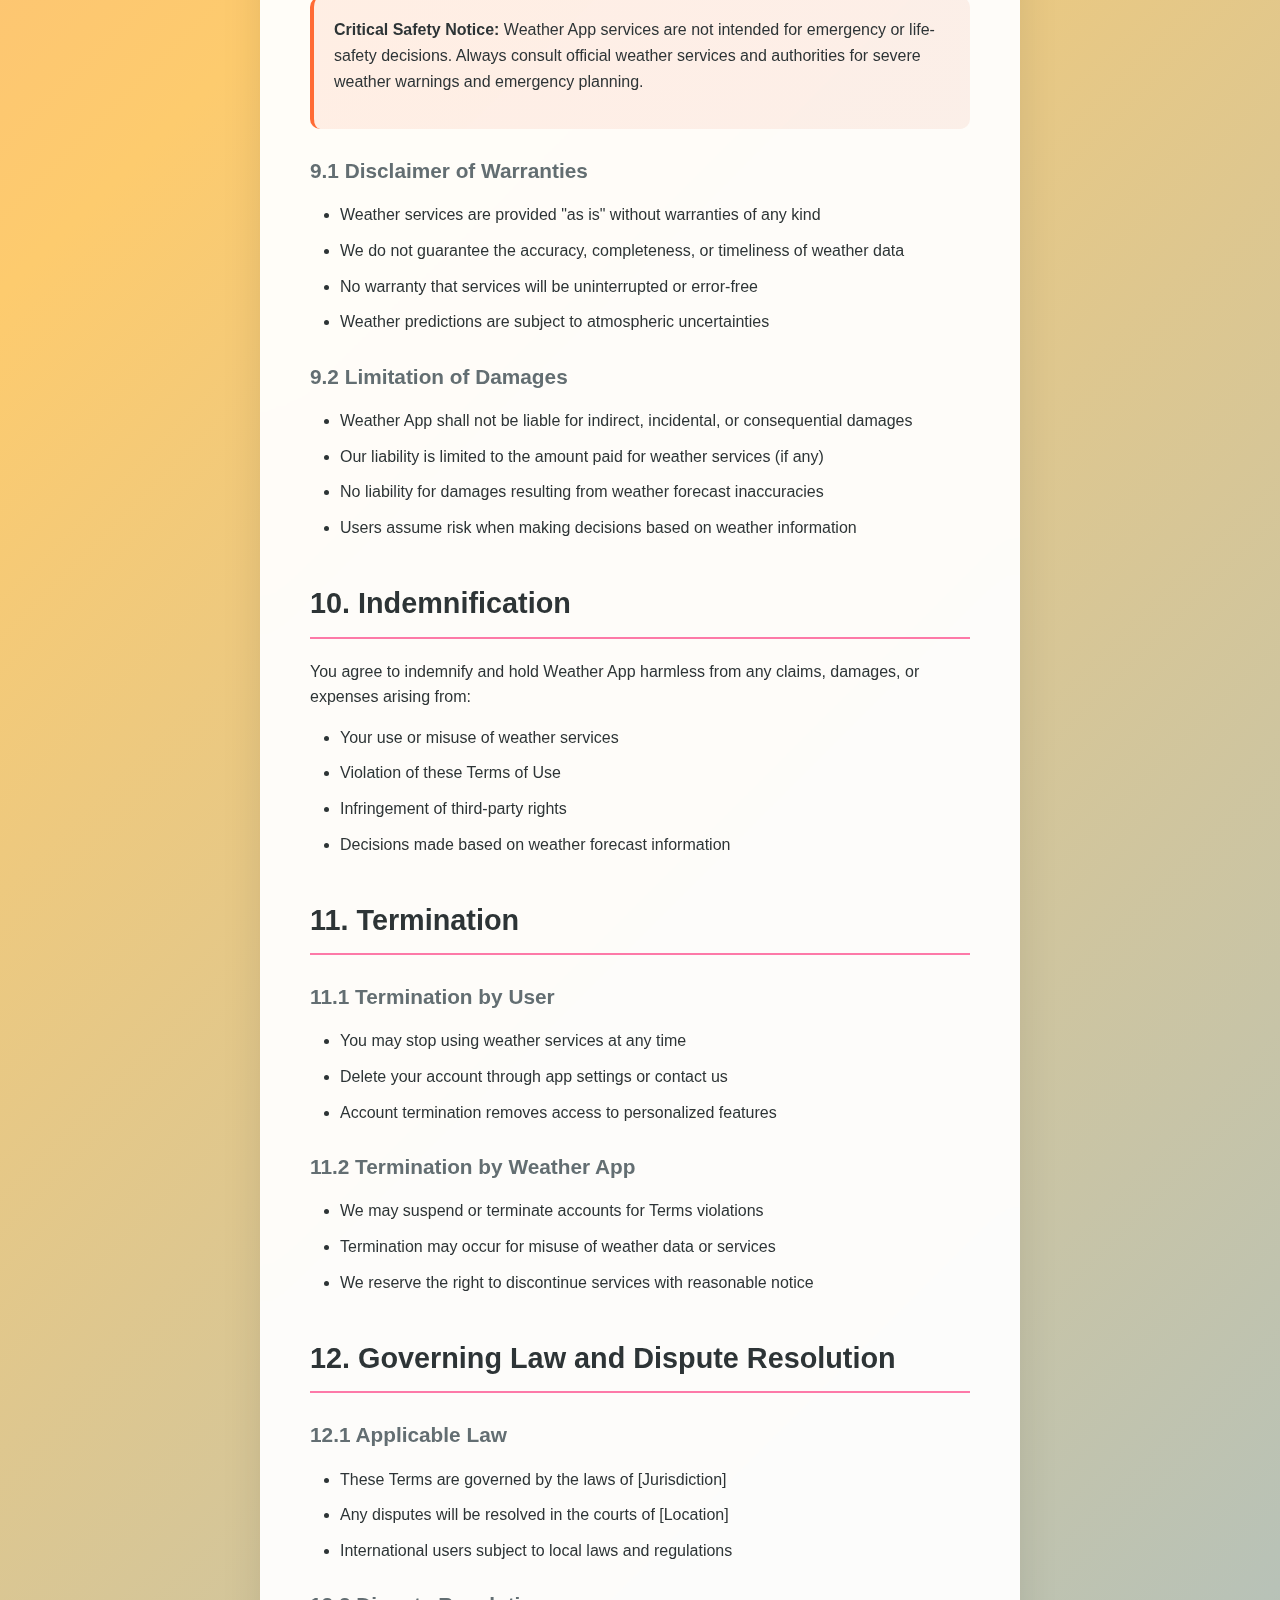
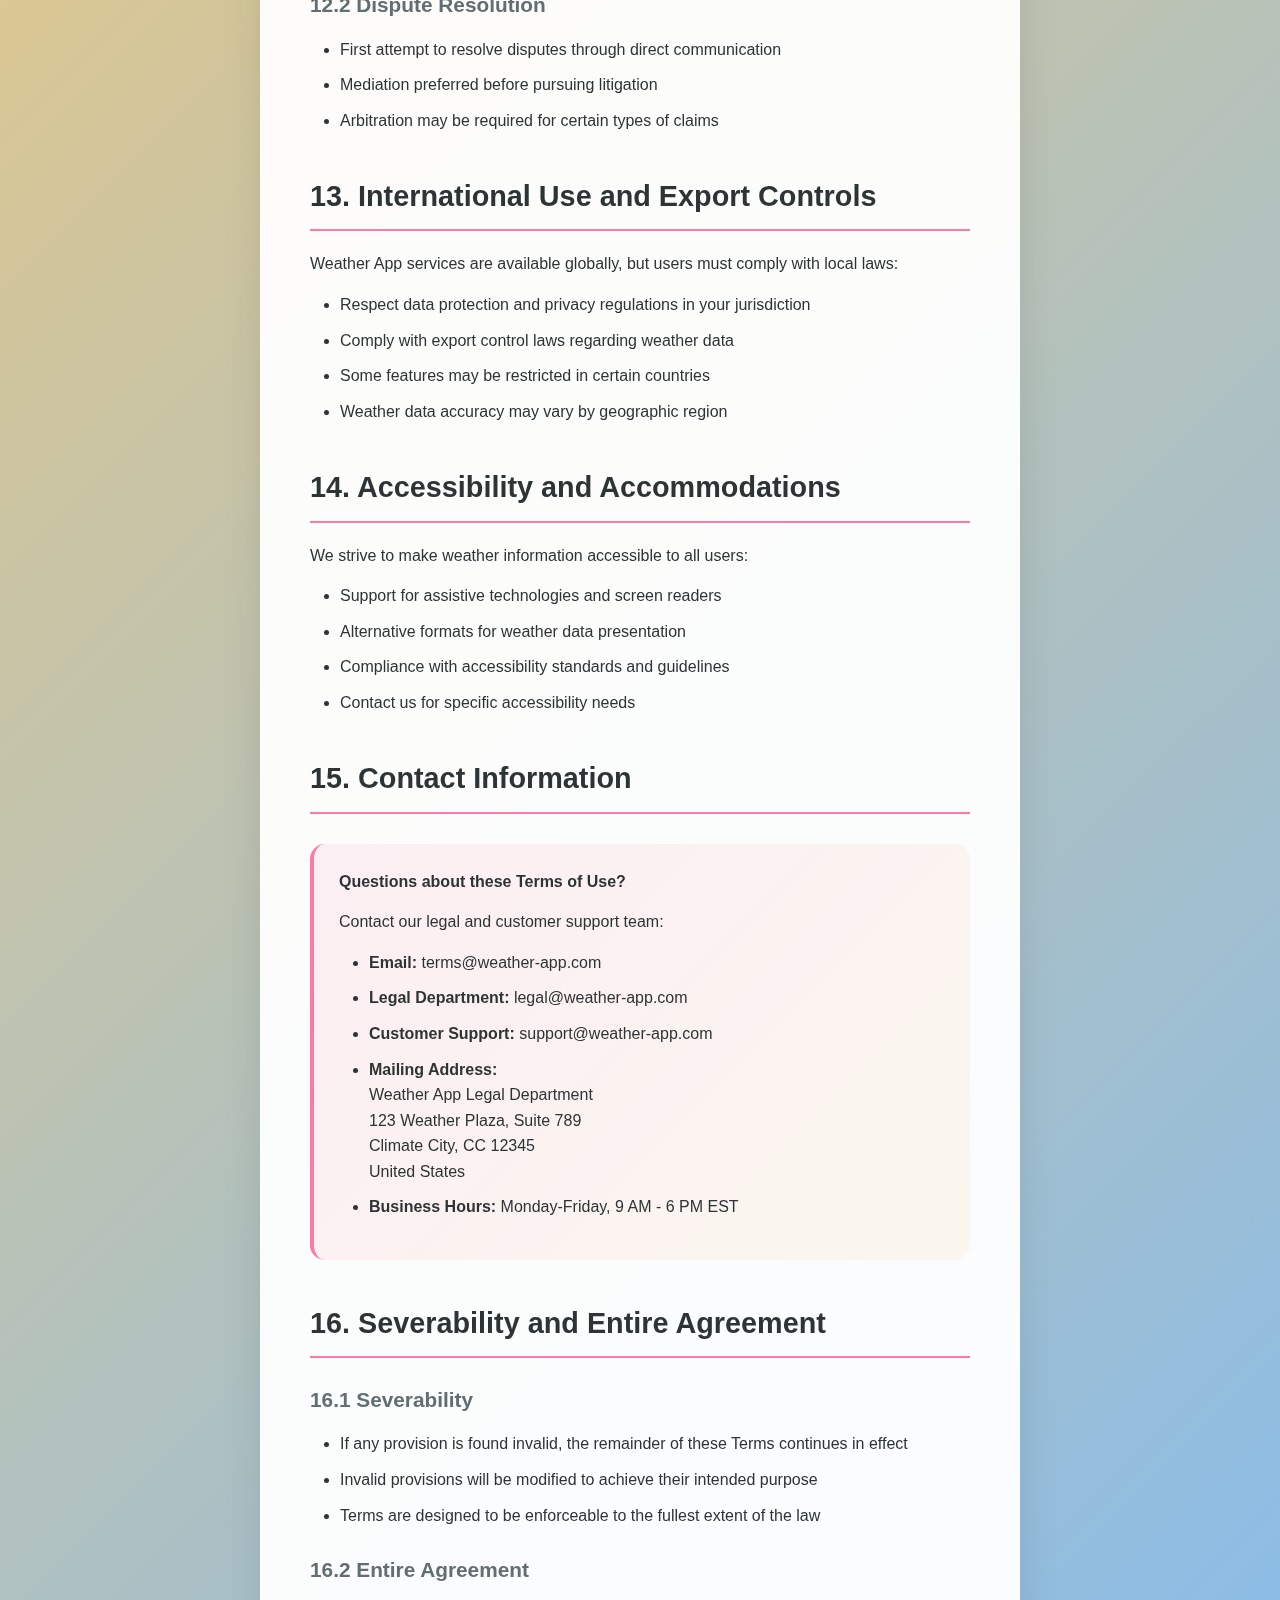
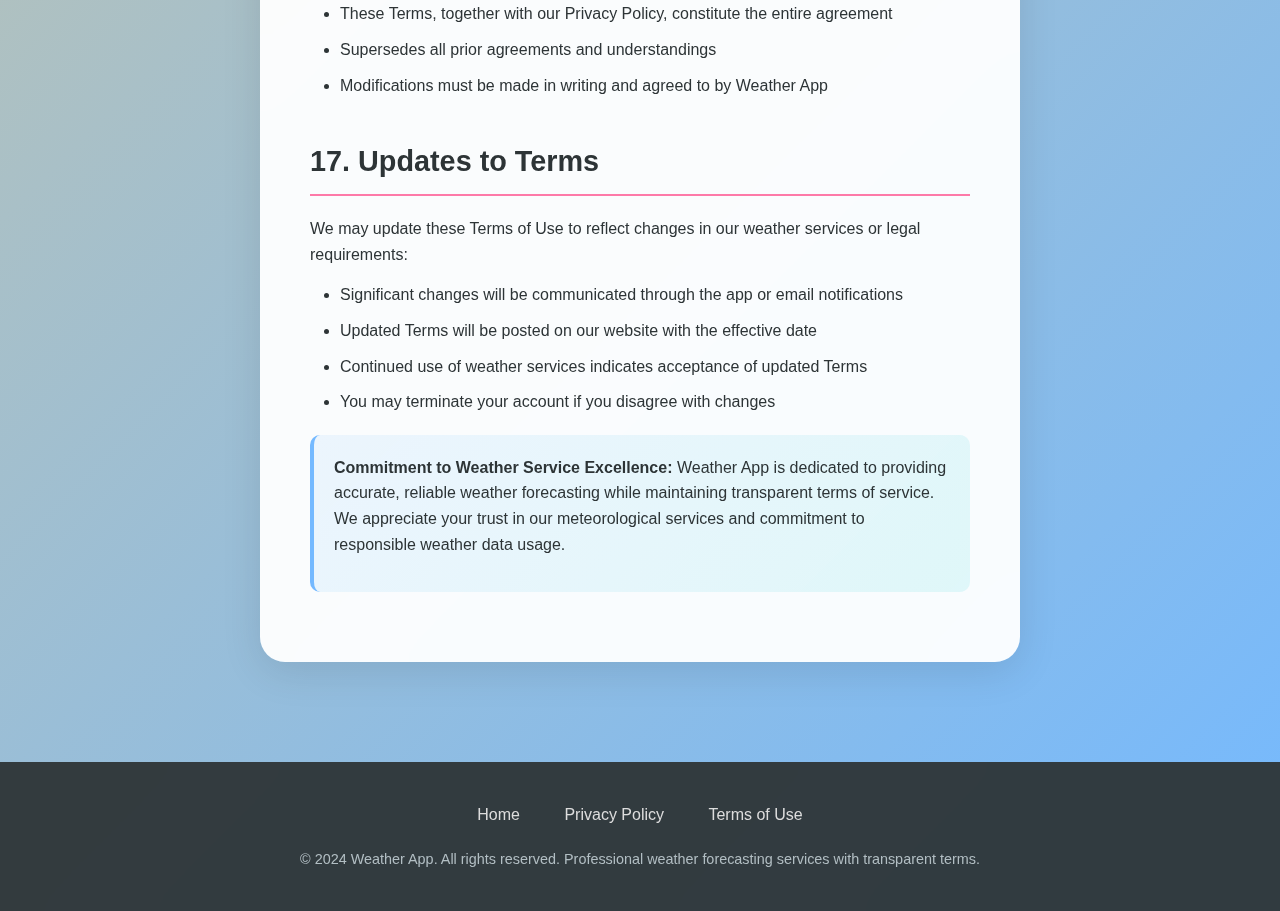
<file: terms-of-use.html>
<!DOCTYPE html>
<html lang="en">
<head>
    <meta charset="UTF-8">
    <meta name="viewport" content="width=device-width, initial-scale=1.0">
    <meta name="description" content="Weather App Terms of Use - Legal terms and conditions for using our weather forecast service, hourly weather tracking, 7-day predictions, and meteorological data access.">
    <meta name="keywords" content="weather app terms of use, weather service terms, weather forecast legal, meteorological service agreement, weather data usage terms, climate app conditions">
    <meta name="author" content="Weather App">
    <meta name="robots" content="index, follow">
    <title>Terms of Use - Weather App | Weather Forecast Service Agreement & Legal Terms</title>
    <link rel="canonical" href="https://weather.com/terms-of-use">
    
    <link rel="stylesheet" href="assets/css/terms.css">
    
    <style>
        * {
            margin: 0;
            padding: 0;
            box-sizing: border-box;
        }

        body {
            font-family: -apple-system, BlinkMacSystemFont, 'Segoe UI', Roboto, Oxygen, Ubuntu, Cantarell, sans-serif;
            background: linear-gradient(135deg, #fd79a8 0%, #fdcb6e 50%, #74b9ff 100%);
            min-height: 100vh;
            color: #2d3436;
            line-height: 1.6;
        }

        /* Header styles matching main site */
        header {
            background: rgba(255, 255, 255, 0.95);
            backdrop-filter: blur(20px);
            box-shadow: 0 4px 30px rgba(0, 0, 0, 0.1);
            position: sticky;
            top: 0;
            z-index: 100;
        }

        .header-container {
            max-width: 1200px;
            margin: 0 auto;
            display: flex;
            align-items: center;
            justify-content: space-between;
            padding: 15px 20px;
            flex-wrap: wrap;
            gap: 20px;
        }

        .logo-section {
            display: flex;
            align-items: center;
            gap: 15px;
        }

        .home-link {
            display: flex;
            align-items: center;
            gap: 15px;
            text-decoration: none;
            transition: all 0.3s ease;
        }

        .home-link:hover {
            transform: translateY(-2px);
        }

        .weather-logo {
            width: 50px;
            height: 50px;
            position: relative;
            display: flex;
            align-items: center;
            justify-content: center;
        }

        .sun-icon {
            width: 30px;
            height: 30px;
            background: linear-gradient(45deg, #fdcb6e, #e17055);
            border-radius: 50%;
            position: relative;
            z-index: 2;
            animation: rotate 10s linear infinite;
        }

        .sun-icon::before {
            content: '';
            position: absolute;
            top: -6px;
            left: 50%;
            transform: translateX(-50%);
            width: 2px;
            height: 10px;
            background: #fdcb6e;
            border-radius: 2px;
            box-shadow: 
                0 16px 0 #fdcb6e,
                11px 11px 0 #fdcb6e,
                16px 0 0 #fdcb6e,
                11px -11px 0 #fdcb6e,
                0 -16px 0 #fdcb6e,
                -11px -11px 0 #fdcb6e,
                -16px 0 0 #fdcb6e,
                -11px 11px 0 #fdcb6e;
        }

        .cloud-icon {
            position: absolute;
            bottom: -8px;
            right: -3px;
            width: 20px;
            height: 12px;
            background: #74b9ff;
            border-radius: 20px;
            z-index: 3;
        }

        .cloud-icon::before {
            content: '';
            position: absolute;
            top: -6px;
            left: 4px;
            width: 12px;
            height: 12px;
            background: #74b9ff;
            border-radius: 50%;
        }

        @keyframes rotate {
            from { transform: rotate(0deg); }
            to { transform: rotate(360deg); }
        }

        .brand-name {
            font-size: 1.8rem;
            font-weight: bold;
            background: linear-gradient(45deg, #ff6b35, #74b9ff, #00cec9);
            background-clip: text;
            -webkit-background-clip: text;
            -webkit-text-fill-color: transparent;
            text-shadow: 2px 2px 4px rgba(0,0,0,0.1);
            text-decoration: none;
        }

        .nav-links {
            display: flex;
            gap: 30px;
            align-items: center;
        }

        .nav-links a {
            color: #2d3436;
            text-decoration: none;
            font-weight: 500;
            transition: color 0.3s ease;
        }

        .nav-links a:hover {
            color: #74b9ff;
        }

        .app-download {
            background: linear-gradient(45deg, #00b894, #00cec9);
            color: white;
            padding: 10px 20px;
            border-radius: 20px;
            text-decoration: none;
            font-weight: 600;
            transition: all 0.3s ease;
            white-space: nowrap;
            display: flex;
            align-items: center;
            gap: 8px;
        }

        .google-play-icon {
            width: 20px;
            height: 20px;
            background: white;
            border-radius: 5px;
            display: flex;
            align-items: center;
            justify-content: center;
            position: relative;
        }

        .google-play-icon::before {
            content: '▶';
            color: #00b894;
            font-size: 12px;
            font-weight: bold;
        }

        .app-download:hover {
            transform: translateY(-2px);
            box-shadow: 0 6px 20px rgba(0, 206, 201, 0.3);
        }

        /* Main content */
        .container {
            max-width: 800px;
            margin: 0 auto;
            padding: 40px 20px;
        }

        .terms-content {
            background: rgba(255, 255, 255, 0.95);
            backdrop-filter: blur(20px);
            border-radius: 25px;
            padding: 50px;
            box-shadow: 0 10px 40px rgba(0, 0, 0, 0.1);
        }

        h1 {
            font-size: 2.5rem;
            background: linear-gradient(45deg, #fd79a8, #e84393);
            background-clip: text;
            -webkit-background-clip: text;
            -webkit-text-fill-color: transparent;
            font-weight: bold;
            margin-bottom: 10px;
        }

        .last-updated {
            color: #636e72;
            font-size: 1rem;
            margin-bottom: 40px;
        }

        h2 {
            font-size: 1.8rem;
            color: #2d3436;
            margin: 40px 0 20px 0;
            border-bottom: 2px solid #fd79a8;
            padding-bottom: 10px;
        }

        h3 {
            font-size: 1.3rem;
            color: #636e72;
            margin: 25px 0 15px 0;
        }

        p, li {
            margin-bottom: 15px;
            color: #2d3436;
        }

        ul {
            margin: 15px 0;
            padding-left: 30px;
        }

        li {
            margin-bottom: 10px;
        }

        .contact-info {
            background: linear-gradient(135deg, rgba(253, 121, 168, 0.1), rgba(253, 203, 110, 0.1));
            padding: 25px;
            border-radius: 15px;
            margin: 30px 0;
            border-left: 4px solid #fd79a8;
        }

        .highlight {
            background: linear-gradient(135deg, rgba(116, 185, 255, 0.1), rgba(0, 206, 201, 0.1));
            padding: 20px;
            border-radius: 10px;
            margin: 20px 0;
            border-left: 4px solid #74b9ff;
        }

        .warning {
            background: linear-gradient(135deg, rgba(255, 107, 53, 0.1), rgba(225, 112, 85, 0.1));
            padding: 20px;
            border-radius: 10px;
            margin: 20px 0;
            border-left: 4px solid #ff6b35;
        }

        /* Footer styles */
        footer {
            background: rgba(45, 52, 54, 0.95);
            backdrop-filter: blur(20px);
            color: white;
            padding: 40px 0;
            margin-top: 60px;
        }

        .footer-container {
            max-width: 1200px;
            margin: 0 auto;
            padding: 0 20px;
            text-align: center;
        }

        .footer-links {
            margin-bottom: 20px;
        }

        .footer-links a {
            color: #ddd;
            text-decoration: none;
            margin: 0 20px;
            font-weight: 500;
            transition: color 0.3s ease;
        }

        .footer-links a:hover {
            color: #74b9ff;
        }

        .copyright {
            color: #b2bec3;
            font-size: 0.9rem;
        }

        @media (max-width: 768px) {
            .header-container {
                flex-direction: column;
                gap: 15px;
            }

            .nav-links {
                gap: 20px;
            }

            .terms-content {
                padding: 30px;
            }

            h1 {
                font-size: 2rem;
            }

            .footer-links a {
                display: block;
                margin: 10px 0;
            }
        }
    </style>
</head>
<body>
    <header>
        <div class="header-container">
            <div class="logo-section">
                <a href="index.html" class="home-link">
                    <div class="weather-logo">
                        <div class="sun-icon"></div>
                        <div class="cloud-icon"></div>
                    </div>
                    <div class="brand-name">Weather</div>
                </a>
            </div>
            
            <div class="nav-links">
                <a href="index.html">Home</a>
                <a href="https://play.google.com/store/apps/details?id=com.weather.free.forecast.dailyweather&hl=en" class="app-download" target="_blank" rel="noopener">
                    <span class="google-play-icon"></span>
                    Get the App
                </a>
            </div>
        </div>
    </header>

    <main class="container">
        <div class="terms-content">
            <h1>Terms of Use</h1>
            <p class="last-updated">Last Updated: December 15, 2024</p>

            <div class="highlight">
                <p><strong>Welcome to Weather App:</strong> These Terms of Use govern your access to and use of our weather forecast services, including hourly weather tracking, 7-day weather predictions, 30-day climate outlook, and related meteorological features.</p>
            </div>

            <h2>1. Acceptance of Terms</h2>
            
            <p>By accessing or using Weather App services, including our website, mobile application, and weather forecasting tools, you agree to be bound by these Terms of Use and our Privacy Policy. If you do not agree to these terms, please do not use our weather services.</p>

            <h3>1.1 Agreement Scope</h3>
            <ul>
                <li>These terms apply to all weather forecast features and services</li>
                <li>Terms cover hourly weather data, extended predictions, and climate information</li>
                <li>Agreement includes use of weather alerts and notification services</li>
                <li>Terms extend to API access and weather data integration</li>
            </ul>

            <h2>2. Weather Service Description</h2>
            
            <h3>2.1 Core Weather Features</h3>
            <ul>
                <li><strong>Hourly Weather Forecasts:</strong> Past 6 hours and future 12-hour weather predictions with temperature and precipitation data</li>
                <li><strong>7-Day Weather Predictions:</strong> Weekly weather outlook with detailed conditions and temperature ranges</li>
                <li><strong>30-Day Extended Forecast:</strong> Long-term weather trends and climate patterns</li>
                <li><strong>Real-time Weather Data:</strong> Current conditions including temperature, humidity, wind speed, UV index, and atmospheric pressure</li>
                <li><strong>Weather Alerts:</strong> Severe weather warnings and meteorological notifications</li>
            </ul>

            <h3>2.2 Additional Features</h3>
            <ul>
                <li>Location-based weather tracking and GPS integration</li>
                <li>Customizable weather dashboard and preference settings</li>
                <li>Weather data export and sharing capabilities</li>
                <li>Historical weather information and climate trends</li>
            </ul>

            <h2>3. User Responsibilities and Conduct</h2>
            
            <h3>3.1 Acceptable Use</h3>
            <p>You agree to use Weather App services only for legitimate weather-related purposes:</p>
            <ul>
                <li>Personal weather planning and climate monitoring</li>
                <li>Professional meteorological research and analysis</li>
                <li>Educational purposes related to weather and climate</li>
                <li>Commercial use in accordance with our licensing terms</li>
            </ul>

            <h3>3.2 Prohibited Activities</h3>
            <p>You must not:</p>
            <ul>
                <li>Attempt to reverse engineer or extract weather algorithms</li>
                <li>Use automated systems to scrape weather data without permission</li>
                <li>Redistribute weather information for commercial gain without licensing</li>
                <li>Interfere with or disrupt weather service infrastructure</li>
                <li>Misrepresent yourself or provide false information</li>
                <li>Violate any applicable laws or regulations</li>
            </ul>

            <h2>4. Weather Data Accuracy and Limitations</h2>
            
            <div class="warning">
                <p><strong>Important Weather Disclaimer:</strong> Weather forecasting involves inherent uncertainties. While we strive to provide accurate meteorological information, weather predictions should be used as guidance only and not as the sole basis for critical decisions.</p>
            </div>

            <h3>4.1 Forecast Accuracy</h3>
            <ul>
                <li>Hourly forecasts are generally most accurate within 24-48 hours</li>
                <li>7-day weather predictions have decreasing accuracy over time</li>
                <li>30-day forecasts represent general climate trends, not specific daily conditions</li>
                <li>Local weather conditions may vary from regional predictions</li>
            </ul>

            <h3>4.2 Data Sources</h3>
            <ul>
                <li>Weather information is compiled from multiple meteorological sources</li>
                <li>We use government weather services, satellite data, and atmospheric models</li>
                <li>Data processing involves statistical analysis and machine learning algorithms</li>
                <li>Information is updated regularly based on new meteorological observations</li>
            </ul>

            <h2>5. User Accounts and Registration</h2>
            
            <h3>5.1 Account Creation</h3>
            <ul>
                <li>You may create an account to access personalized weather features</li>
                <li>Provide accurate and complete information during registration</li>
                <li>You are responsible for maintaining account security</li>
                <li>Notify us immediately of any unauthorized account access</li>
            </ul>

            <h3>5.2 Account Responsibilities</h3>
            <ul>
                <li>Keep your login credentials secure and confidential</li>
                <li>Update account information to ensure accurate weather delivery</li>
                <li>You are liable for all activities under your account</li>
                <li>Report suspicious account activity promptly</li>
            </ul>

            <h2>6. Intellectual Property Rights</h2>
            
            <h3>6.1 Weather App Ownership</h3>
            <ul>
                <li>Weather App owns all rights to our software, algorithms, and user interfaces</li>
                <li>Our weather data processing methods and forecasting models are proprietary</li>
                <li>Trademarks, logos, and branding elements are our exclusive property</li>
                <li>User interface design and app functionality are protected by copyright</li>
            </ul>

            <h3>6.2 User Data Rights</h3>
            <ul>
                <li>You retain ownership of personal data you provide</li>
                <li>Weather App has rights to process data as described in our Privacy Policy</li>
                <li>User-generated content may be used to improve weather services</li>
                <li>You grant us license to use feedback for service enhancement</li>
            </ul>

            <h2>7. Privacy and Data Protection</h2>
            
            <p>Your privacy is important to us. Our collection, use, and protection of your personal information and location data are governed by our <a href="privacy-policy.html" style="color: #74b9ff;">Privacy Policy</a>, which is incorporated into these terms by reference.</p>

            <h3>7.1 Location Data</h3>
            <ul>
                <li>GPS location is used to provide accurate local weather forecasts</li>
                <li>Location data is processed according to your privacy preferences</li>
                <li>You can disable location services while still using weather features</li>
            </ul>

            <h2>8. Service Availability and Modifications</h2>
            
            <h3>8.1 Service Availability</h3>
            <ul>
                <li>We strive to provide continuous weather service availability</li>
                <li>Scheduled maintenance may temporarily interrupt services</li>
                <li>Weather data updates depend on external meteorological sources</li>
                <li>Service availability may vary by geographic location</li>
            </ul>

            <h3>8.2 Service Changes</h3>
            <ul>
                <li>We may modify, suspend, or discontinue weather features</li>
                <li>Updates may include new forecasting capabilities and improvements</li>
                <li>Material changes will be communicated through the app or website</li>
                <li>Continued use constitutes acceptance of service modifications</li>
            </ul>

            <h2>9. Limitation of Liability</h2>
            
            <div class="warning">
                <p><strong>Critical Safety Notice:</strong> Weather App services are not intended for emergency or life-safety decisions. Always consult official weather services and authorities for severe weather warnings and emergency planning.</p>
            </div>

            <h3>9.1 Disclaimer of Warranties</h3>
            <ul>
                <li>Weather services are provided "as is" without warranties of any kind</li>
                <li>We do not guarantee the accuracy, completeness, or timeliness of weather data</li>
                <li>No warranty that services will be uninterrupted or error-free</li>
                <li>Weather predictions are subject to atmospheric uncertainties</li>
            </ul>

            <h3>9.2 Limitation of Damages</h3>
            <ul>
                <li>Weather App shall not be liable for indirect, incidental, or consequential damages</li>
                <li>Our liability is limited to the amount paid for weather services (if any)</li>
                <li>No liability for damages resulting from weather forecast inaccuracies</li>
                <li>Users assume risk when making decisions based on weather information</li>
            </ul>

            <h2>10. Indemnification</h2>
            
            <p>You agree to indemnify and hold Weather App harmless from any claims, damages, or expenses arising from:</p>
            <ul>
                <li>Your use or misuse of weather services</li>
                <li>Violation of these Terms of Use</li>
                <li>Infringement of third-party rights</li>
                <li>Decisions made based on weather forecast information</li>
            </ul>

            <h2>11. Termination</h2>
            
            <h3>11.1 Termination by User</h3>
            <ul>
                <li>You may stop using weather services at any time</li>
                <li>Delete your account through app settings or contact us</li>
                <li>Account termination removes access to personalized features</li>
            </ul>

            <h3>11.2 Termination by Weather App</h3>
            <ul>
                <li>We may suspend or terminate accounts for Terms violations</li>
                <li>Termination may occur for misuse of weather data or services</li>
                <li>We reserve the right to discontinue services with reasonable notice</li>
            </ul>

            <h2>12. Governing Law and Dispute Resolution</h2>
            
            <h3>12.1 Applicable Law</h3>
            <ul>
                <li>These Terms are governed by the laws of [Jurisdiction]</li>
                <li>Any disputes will be resolved in the courts of [Location]</li>
                <li>International users subject to local laws and regulations</li>
            </ul>

            <h3>12.2 Dispute Resolution</h3>
            <ul>
                <li>First attempt to resolve disputes through direct communication</li>
                <li>Mediation preferred before pursuing litigation</li>
                <li>Arbitration may be required for certain types of claims</li>
            </ul>

            <h2>13. International Use and Export Controls</h2>
            
            <p>Weather App services are available globally, but users must comply with local laws:</p>
            <ul>
                <li>Respect data protection and privacy regulations in your jurisdiction</li>
                <li>Comply with export control laws regarding weather data</li>
                <li>Some features may be restricted in certain countries</li>
                <li>Weather data accuracy may vary by geographic region</li>
            </ul>

            <h2>14. Accessibility and Accommodations</h2>
            
            <p>We strive to make weather information accessible to all users:</p>
            <ul>
                <li>Support for assistive technologies and screen readers</li>
                <li>Alternative formats for weather data presentation</li>
                <li>Compliance with accessibility standards and guidelines</li>
                <li>Contact us for specific accessibility needs</li>
            </ul>

            <h2>15. Contact Information</h2>
            
            <div class="contact-info">
                <p><strong>Questions about these Terms of Use?</strong></p>
                <p>Contact our legal and customer support team:</p>
                <ul>
                    <li><strong>Email:</strong> terms@weather-app.com</li>
                    <li><strong>Legal Department:</strong> legal@weather-app.com</li>
                    <li><strong>Customer Support:</strong> support@weather-app.com</li>
                    <li><strong>Mailing Address:</strong><br>
                        Weather App Legal Department<br>
                        123 Weather Plaza, Suite 789<br>
                        Climate City, CC 12345<br>
                        United States
                    </li>
                    <li><strong>Business Hours:</strong> Monday-Friday, 9 AM - 6 PM EST</li>
                </ul>
            </div>

            <h2>16. Severability and Entire Agreement</h2>
            
            <h3>16.1 Severability</h3>
            <ul>
                <li>If any provision is found invalid, the remainder of these Terms continues in effect</li>
                <li>Invalid provisions will be modified to achieve their intended purpose</li>
                <li>Terms are designed to be enforceable to the fullest extent of the law</li>
            </ul>

            <h3>16.2 Entire Agreement</h3>
            <ul>
                <li>These Terms, together with our Privacy Policy, constitute the entire agreement</li>
                <li>Supersedes all prior agreements and understandings</li>
                <li>Modifications must be made in writing and agreed to by Weather App</li>
            </ul>

            <h2>17. Updates to Terms</h2>
            
            <p>We may update these Terms of Use to reflect changes in our weather services or legal requirements:</p>
            <ul>
                <li>Significant changes will be communicated through the app or email notifications</li>
                <li>Updated Terms will be posted on our website with the effective date</li>
                <li>Continued use of weather services indicates acceptance of updated Terms</li>
                <li>You may terminate your account if you disagree with changes</li>
            </ul>

            <div class="highlight">
                <p><strong>Commitment to Weather Service Excellence:</strong> Weather App is dedicated to providing accurate, reliable weather forecasting while maintaining transparent terms of service. We appreciate your trust in our meteorological services and commitment to responsible weather data usage.</p>
            </div>
        </div>
    </main>

    <footer>
        <div class="footer-container">
            <div class="footer-links">
                <a href="index.html">Home</a>
                <a href="privacy-policy.html">Privacy Policy</a>
                <a href="terms-of-use.html">Terms of Use</a>
            </div>
            <div class="copyright">
                © 2024 Weather App. All rights reserved. Professional weather forecasting services with transparent terms.
            </div>
        </div>
    </footer>
</body>
</html>
</file>
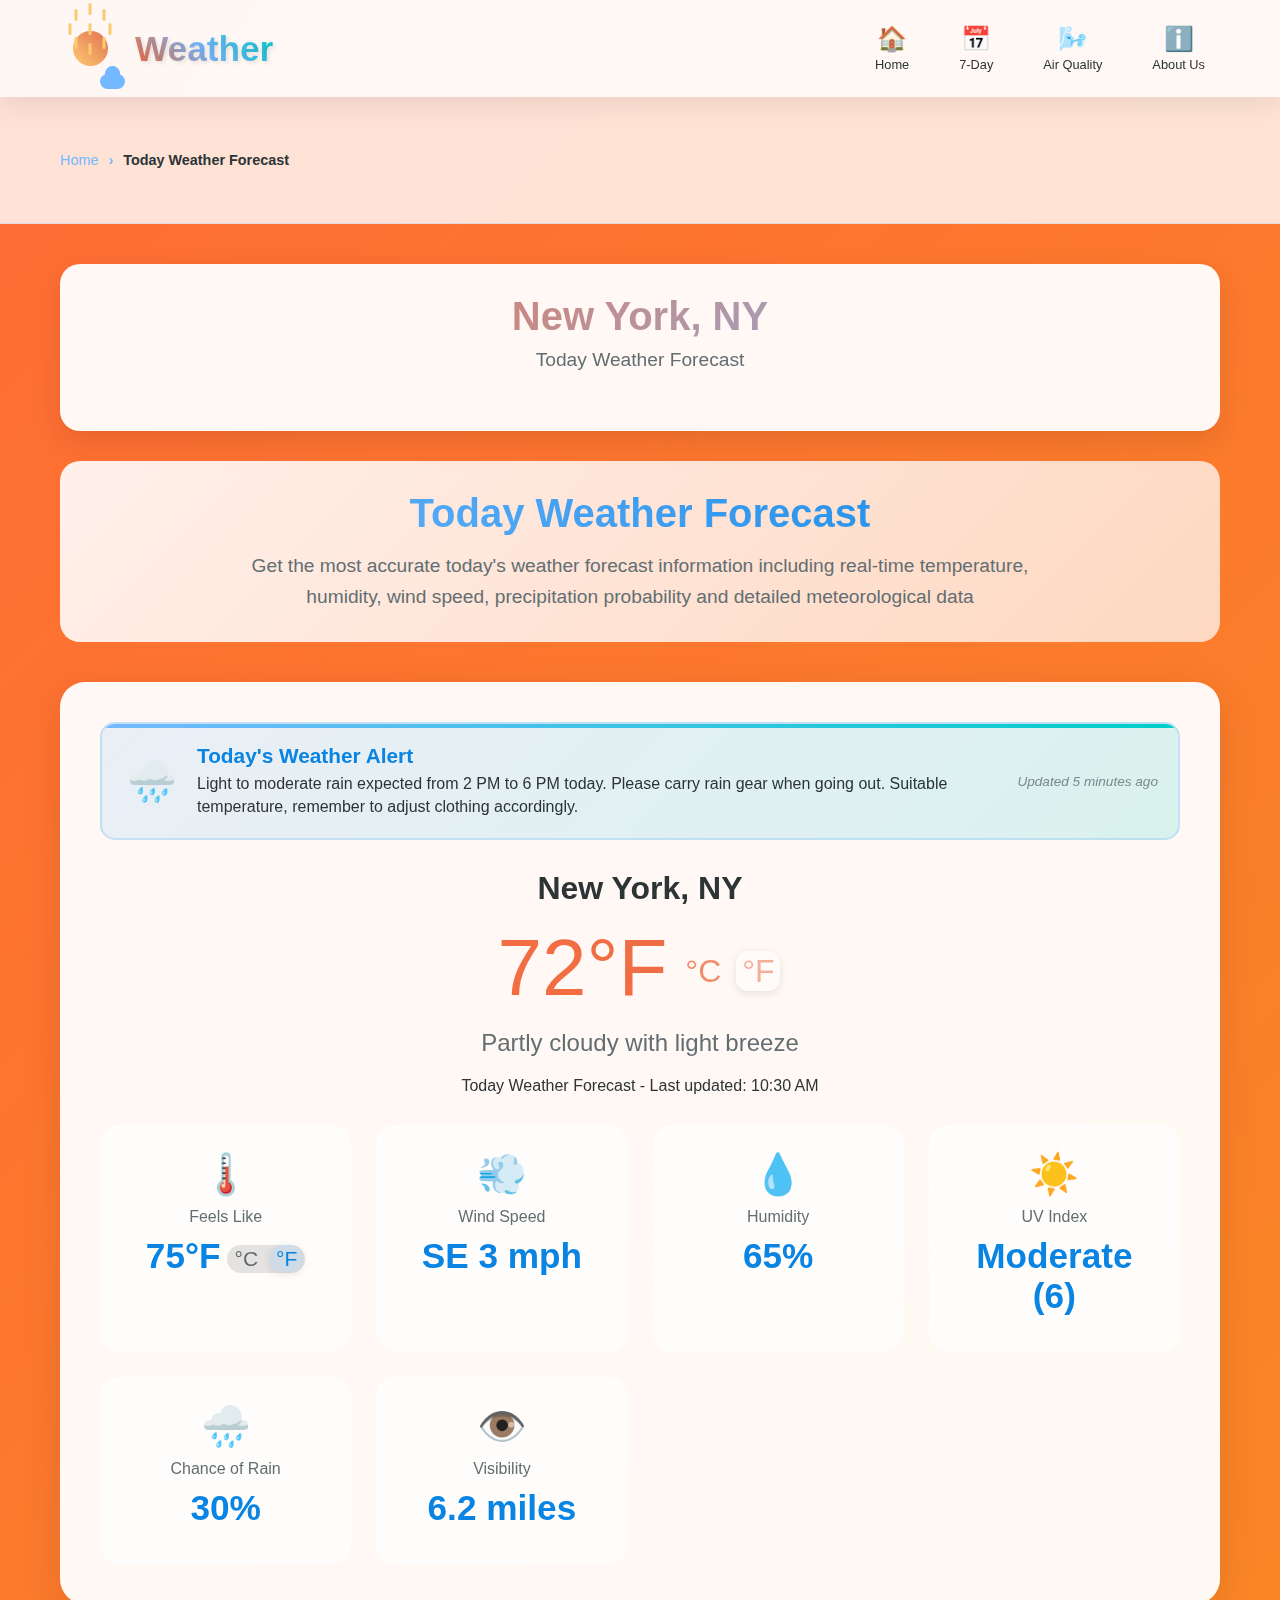
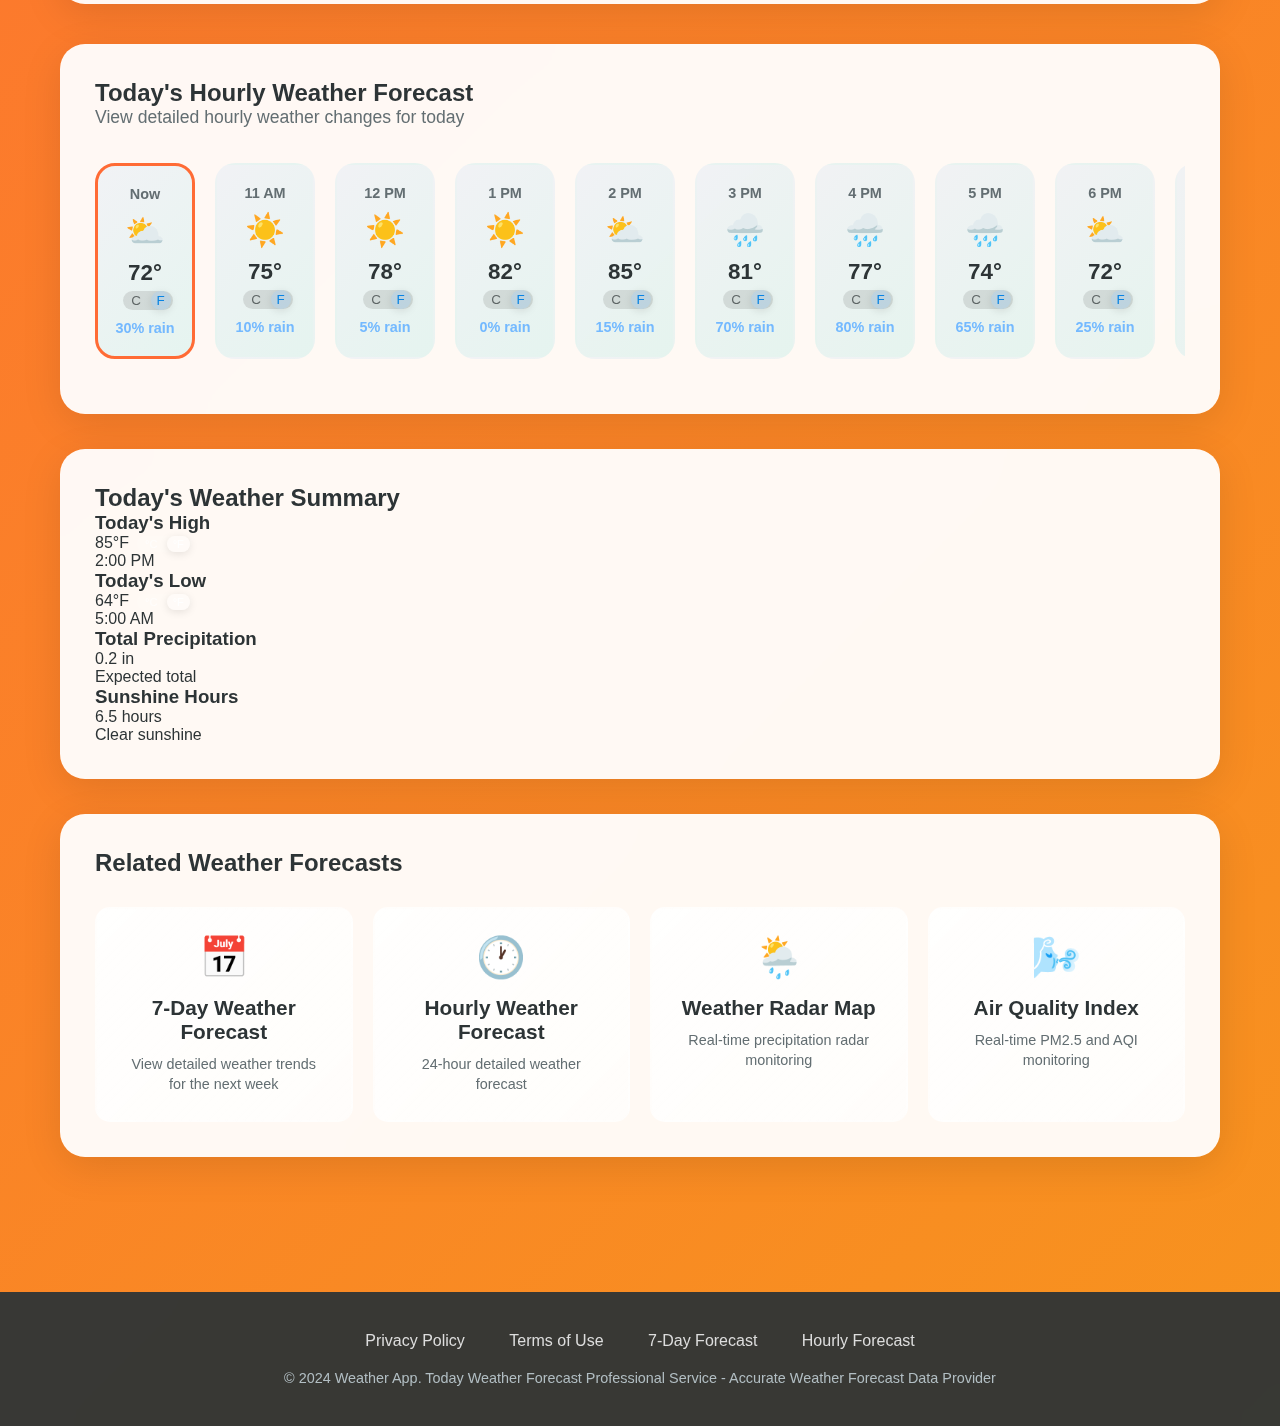
<file: today-weather-forecast.html>
<!DOCTYPE html>
<html lang="en">
<head>
    <meta charset="UTF-8">
    <meta name="viewport" content="width=device-width, initial-scale=1.0">
    <meta name="description" content="Today Weather Forecast - Accurate today's weather forecast service with real-time weather data including temperature, humidity, wind speed, precipitation probability and detailed meteorological information.">
    <meta name="keywords" content="today weather forecast,today's weather,current weather,real-time weather,today temperature,weather today,weather query,current weather conditions,daily weather">
    <meta name="author" content="Weather App">
    <meta name="robots" content="index, follow">
    
    <!-- Open Graph tags -->
    <meta property="og:title" content="Today Weather Forecast - Accurate Daily Weather Forecast Service">
    <meta property="og:description" content="Get the most accurate today's weather forecast including real-time temperature, humidity, wind speed, precipitation and detailed meteorological information. Professional daily weather forecast service.">
    <meta property="og:type" content="website">
    <meta property="og:url" content="https://weather.com/today-weather-forecast">
    
    <!-- Canonical URL -->
    <link rel="canonical" href="https://weather.com/today-weather-forecast">
    
    <!-- Breadcrumb structured data -->
    <script type="application/ld+json">
    {
        "@context": "https://schema.org",
        "@type": "BreadcrumbList",
        "itemListElement": [{
            "@type": "ListItem",
            "position": 1,
            "name": "Home",
            "item": "https://weather.com"
        }, {
            "@type": "ListItem",
            "position": 2,
            "name": "Today Weather Forecast"
        }]
    }
    </script>
    
    <!-- Weather data structured markup -->
    <script type="application/ld+json">
    {
        "@context": "https://schema.org",
        "@type": "WeatherForecast",
        "name": "Today Weather Forecast",
        "description": "Accurate today's weather forecast service",
        "dateCreated": "2024-01-01",
        "provider": {
            "@type": "Organization",
            "name": "Weather App"
        }
    }
    </script>
    
    <title>Today Weather Forecast - Accurate Daily Weather | Real-time Weather Query Service</title>
    <link rel="stylesheet" href="assets/css/styles.css">
</head>
<body>
    <header>
        <div class="header-container">
            <div class="logo-section">
                <a href="index.html" class="home-link">
                    <div class="weather-logo">
                        <div class="sun-icon"></div>
                        <div class="cloud-icon"></div>
                    </div>
                    <h1 class="brand-name">Weather</h1>
                </a>
            </div>
            
            <nav class="main-nav" role="navigation" aria-label="Main Navigation">
                <a href="index.html" class="nav-item">
                    <div class="nav-icon">🏠</div>
                    <span>Home</span>
                </a>
                <a href="7-day-weather-forecast.html" class="nav-item">
                    <div class="nav-icon">📅</div>
                    <span>7-Day</span>
                </a>
                <a href="air-quality-index.html" class="nav-item">
                    <div class="nav-icon">🌬️</div>
                    <span>Air Quality</span>
                </a>
                <a href="about.html" class="nav-item">
                    <div class="nav-icon">ℹ️</div>
                    <span>About Us</span>
                </a>
            </nav>
        </div>
    </header>

    <!-- Breadcrumb Navigation -->
    <nav class="breadcrumb" aria-label="Breadcrumb Navigation">
        <div class="container">
            <ol>
                <li><a href="index.html">Home</a></li>
                <li aria-current="page">Today Weather Forecast</li>
            </ol>
        </div>
    </nav>

    <main class="container">
        <!-- Location Display Section -->
        <section class="current-location-section">
            <div class="location-display">
                <div class="location-loading">
                    <div class="loading-icon">🌍</div>
                    <span>Detecting your location...</span>
                </div>
                <div class="location-info" style="display: none;">
                    <h2 class="current-location">New York, NY</h2>
                    <p class="location-subtitle">Today Weather Forecast</p>
                </div>
            </div>
        </section>

        <!-- Page Header -->
        <section class="page-header">
            <h1>Today Weather Forecast</h1>
            <p class="page-subtitle">Get the most accurate today's weather forecast information including real-time temperature, humidity, wind speed, precipitation probability and detailed meteorological data</p>
        </section>

        <!-- Current Weather Today -->
        <section class="current-weather" role="main" aria-labelledby="today-weather-title">
            <h2 id="today-weather-title" class="sr-only">Current Weather Conditions</h2>
            
            <div class="weather-alert">
                <div class="alert-icon">🌧️</div>
                <div class="alert-content">
                    <div class="alert-title">Today's Weather Alert</div>
                    <div class="alert-message">Light to moderate rain expected from 2 PM to 6 PM today. Please carry rain gear when going out. Suitable temperature, remember to adjust clothing accordingly.</div>
                </div>
                <div class="alert-time">Updated 5 minutes ago</div>
            </div>

            <div class="location-info">
                <h2 class="location-name">New York, NY</h2>
                <div class="current-temp">72°F<div class="temperature-toggle">
                    <span class="temp-unit" data-unit="celsius">°C</span>
                    <span class="temp-unit active" data-unit="fahrenheit">°F</span>
                </div></div>
                <div class="current-condition">Partly cloudy with light breeze</div>
                <div class="update-time">Today Weather Forecast - Last updated: 10:30 AM</div>
            </div>
            
            <div class="weather-details">
                <div class="detail-card">
                    <div class="detail-icon">🌡️</div>
                    <div class="detail-label">Feels Like</div>
                    <div class="detail-value">75°F<div class="temperature-toggle">
                        <span class="temp-unit" data-unit="celsius">°C</span>
                        <span class="temp-unit active" data-unit="fahrenheit">°F</span>
                    </div></div>
                </div>
                <div class="detail-card">
                    <div class="detail-icon">💨</div>
                    <div class="detail-label">Wind Speed</div>
                    <div class="detail-value">SE 3 mph</div>
                </div>
                <div class="detail-card">
                    <div class="detail-icon">💧</div>
                    <div class="detail-label">Humidity</div>
                    <div class="detail-value">65%</div>
                </div>
                <div class="detail-card">
                    <div class="detail-icon">☀️</div>
                    <div class="detail-label">UV Index</div>
                    <div class="detail-value">Moderate (6)</div>
                </div>
                <div class="detail-card">
                    <div class="detail-icon">🌧️</div>
                    <div class="detail-label">Chance of Rain</div>
                    <div class="detail-value">30%</div>
                </div>
                <div class="detail-card">
                    <div class="detail-icon">👁️</div>
                    <div class="detail-label">Visibility</div>
                    <div class="detail-value">6.2 miles</div>
                </div>
            </div>
        </section>

        <!-- Today's Hourly Forecast -->
        <section class="weather-section" role="region" aria-labelledby="hourly-today-title">
            <h2 id="hourly-today-title">Today's Hourly Weather Forecast</h2>
            <p class="section-subtitle">View detailed hourly weather changes for today</p>
            
            <div class="hourly-container">
                <div class="hourly-weather">
                    <div class="hourly-item current" style="border: 3px solid #ff6b35;">
                        <div class="hourly-time">Now</div>
                        <div class="hourly-icon">⛅</div>
                        <div class="hourly-temp">72°<div class="temperature-toggle">
                            <span class="temp-unit" data-unit="celsius">C</span>
                            <span class="temp-unit active" data-unit="fahrenheit">F</span>
                        </div></div>
                        <div class="hourly-precipitation">30% rain</div>
                    </div>
                    <div class="hourly-item">
                        <div class="hourly-time">11 AM</div>
                        <div class="hourly-icon">☀️</div>
                        <div class="hourly-temp">75°<div class="temperature-toggle">
                            <span class="temp-unit" data-unit="celsius">C</span>
                            <span class="temp-unit active" data-unit="fahrenheit">F</span>
                        </div></div>
                        <div class="hourly-precipitation">10% rain</div>
                    </div>
                    <div class="hourly-item">
                        <div class="hourly-time">12 PM</div>
                        <div class="hourly-icon">☀️</div>
                        <div class="hourly-temp">78°<div class="temperature-toggle">
                            <span class="temp-unit" data-unit="celsius">C</span>
                            <span class="temp-unit active" data-unit="fahrenheit">F</span>
                        </div></div>
                        <div class="hourly-precipitation">5% rain</div>
                    </div>
                    <div class="hourly-item">
                        <div class="hourly-time">1 PM</div>
                        <div class="hourly-icon">☀️</div>
                        <div class="hourly-temp">82°<div class="temperature-toggle">
                            <span class="temp-unit" data-unit="celsius">C</span>
                            <span class="temp-unit active" data-unit="fahrenheit">F</span>
                        </div></div>
                        <div class="hourly-precipitation">0% rain</div>
                    </div>
                    <div class="hourly-item">
                        <div class="hourly-time">2 PM</div>
                        <div class="hourly-icon">⛅</div>
                        <div class="hourly-temp">85°<div class="temperature-toggle">
                            <span class="temp-unit" data-unit="celsius">C</span>
                            <span class="temp-unit active" data-unit="fahrenheit">F</span>
                        </div></div>
                        <div class="hourly-precipitation">15% rain</div>
                    </div>
                    <div class="hourly-item">
                        <div class="hourly-time">3 PM</div>
                        <div class="hourly-icon">🌧️</div>
                        <div class="hourly-temp">81°<div class="temperature-toggle">
                            <span class="temp-unit" data-unit="celsius">C</span>
                            <span class="temp-unit active" data-unit="fahrenheit">F</span>
                        </div></div>
                        <div class="hourly-precipitation">70% rain</div>
                    </div>
                    <div class="hourly-item">
                        <div class="hourly-time">4 PM</div>
                        <div class="hourly-icon">🌧️</div>
                        <div class="hourly-temp">77°<div class="temperature-toggle">
                            <span class="temp-unit" data-unit="celsius">C</span>
                            <span class="temp-unit active" data-unit="fahrenheit">F</span>
                        </div></div>
                        <div class="hourly-precipitation">80% rain</div>
                    </div>
                    <div class="hourly-item">
                        <div class="hourly-time">5 PM</div>
                        <div class="hourly-icon">🌧️</div>
                        <div class="hourly-temp">74°<div class="temperature-toggle">
                            <span class="temp-unit" data-unit="celsius">C</span>
                            <span class="temp-unit active" data-unit="fahrenheit">F</span>
                        </div></div>
                        <div class="hourly-precipitation">65% rain</div>
                    </div>
                    <div class="hourly-item">
                        <div class="hourly-time">6 PM</div>
                        <div class="hourly-icon">⛅</div>
                        <div class="hourly-temp">72°<div class="temperature-toggle">
                            <span class="temp-unit" data-unit="celsius">C</span>
                            <span class="temp-unit active" data-unit="fahrenheit">F</span>
                        </div></div>
                        <div class="hourly-precipitation">25% rain</div>
                    </div>
                    <div class="hourly-item">
                        <div class="hourly-time">7 PM</div>
                        <div class="hourly-icon">🌙</div>
                        <div class="hourly-temp">69°<div class="temperature-toggle">
                            <span class="temp-unit" data-unit="celsius">C</span>
                            <span class="temp-unit active" data-unit="fahrenheit">F</span>
                        </div></div>
                        <div class="hourly-precipitation">10% rain</div>
                    </div>
                </div>
            </div>
        </section>

        <!-- Today's Weather Summary -->
        <section class="weather-section" role="region" aria-labelledby="today-summary-title">
            <h2 id="today-summary-title">Today's Weather Summary</h2>
            <div class="weather-summary">
                <div class="summary-card">
                    <h3>Today's High</h3>
                    <div class="summary-value">85°F<div class="temperature-toggle">
                        <span class="temp-unit" data-unit="celsius">°C</span>
                        <span class="temp-unit active" data-unit="fahrenheit">°F</span>
                    </div></div>
                    <div class="summary-time">2:00 PM</div>
                </div>
                <div class="summary-card">
                    <h3>Today's Low</h3>
                    <div class="summary-value">64°F<div class="temperature-toggle">
                        <span class="temp-unit" data-unit="celsius">°C</span>
                        <span class="temp-unit active" data-unit="fahrenheit">°F</span>
                    </div></div>
                    <div class="summary-time">5:00 AM</div>
                </div>
                <div class="summary-card">
                    <h3>Total Precipitation</h3>
                    <div class="summary-value">0.2 in</div>
                    <div class="summary-time">Expected total</div>
                </div>
                <div class="summary-card">
                    <h3>Sunshine Hours</h3>
                    <div class="summary-value">6.5 hours</div>
                    <div class="summary-time">Clear sunshine</div>
                </div>
            </div>
        </section>

        <!-- Related Weather Pages -->
        <section class="weather-section" role="region" aria-labelledby="related-forecasts-title">
            <h2 id="related-forecasts-title">Related Weather Forecasts</h2>
            <div class="related-links">
                <a href="7-day-weather-forecast.html" class="related-card">
                    <div class="related-icon">📅</div>
                    <h3>7-Day Weather Forecast</h3>
                    <p>View detailed weather trends for the next week</p>
                </a>
                <a href="hourly-weather-forecast.html" class="related-card">
                    <div class="related-icon">🕐</div>
                    <h3>Hourly Weather Forecast</h3>
                    <p>24-hour detailed weather forecast</p>
                </a>
                <a href="weather-radar-map.html" class="related-card">
                    <div class="related-icon">🌦️</div>
                    <h3>Weather Radar Map</h3>
                    <p>Real-time precipitation radar monitoring</p>
                </a>
                <a href="air-quality-index.html" class="related-card">
                    <div class="related-icon">🌬️</div>
                    <h3>Air Quality Index</h3>
                    <p>Real-time PM2.5 and AQI monitoring</p>
                </a>
            </div>
        </section>
    </main>

    <footer>
        <div class="footer-container">
            <div class="footer-links">
                <a href="privacy-policy.html">Privacy Policy</a>
                <a href="terms-of-use.html">Terms of Use</a>
                <a href="7-day-weather-forecast.html">7-Day Forecast</a>
                <a href="hourly-weather-forecast.html">Hourly Forecast</a>
            </div>
            <div class="copyright">
                © 2024 Weather App. Today Weather Forecast Professional Service - Accurate Weather Forecast Data Provider
            </div>
        </div>
    </footer>

    <script src="assets/js/main.js"></script>
    
    <!-- Page-specific location detection -->
    <script>
        // Auto-detect location for today weather page
        document.addEventListener('DOMContentLoaded', function() {
            const locationLoading = document.querySelector('.location-loading');
            const locationInfo = document.querySelector('.location-info');
            const currentLocation = document.querySelector('.current-location');
            
            async function detectLocationForToday() {
                try {
                    const response = await fetch('https://ipapi.co/json/');
                    const data = await response.json();
                    
                    const cityName = data.city || 'Unknown Location';
                    const region = data.region || data.country_name || '';
                    
                    // Update display
                    currentLocation.textContent = `${cityName}, ${region}`;
                    
                    // Hide loading, show location info
                    locationLoading.style.display = 'none';
                    locationInfo.style.display = 'block';
                    
                    console.log('Location detected for today weather:', cityName, region);
                } catch (error) {
                    console.warn('Could not detect location:', error);
                    // Fallback to default
                    currentLocation.textContent = 'New York, NY';
                    locationLoading.style.display = 'none';
                    locationInfo.style.display = 'block';
                }
            }
            
            // Start location detection
            detectLocationForToday();
        });
    </script>
</body>
</html>
</file>
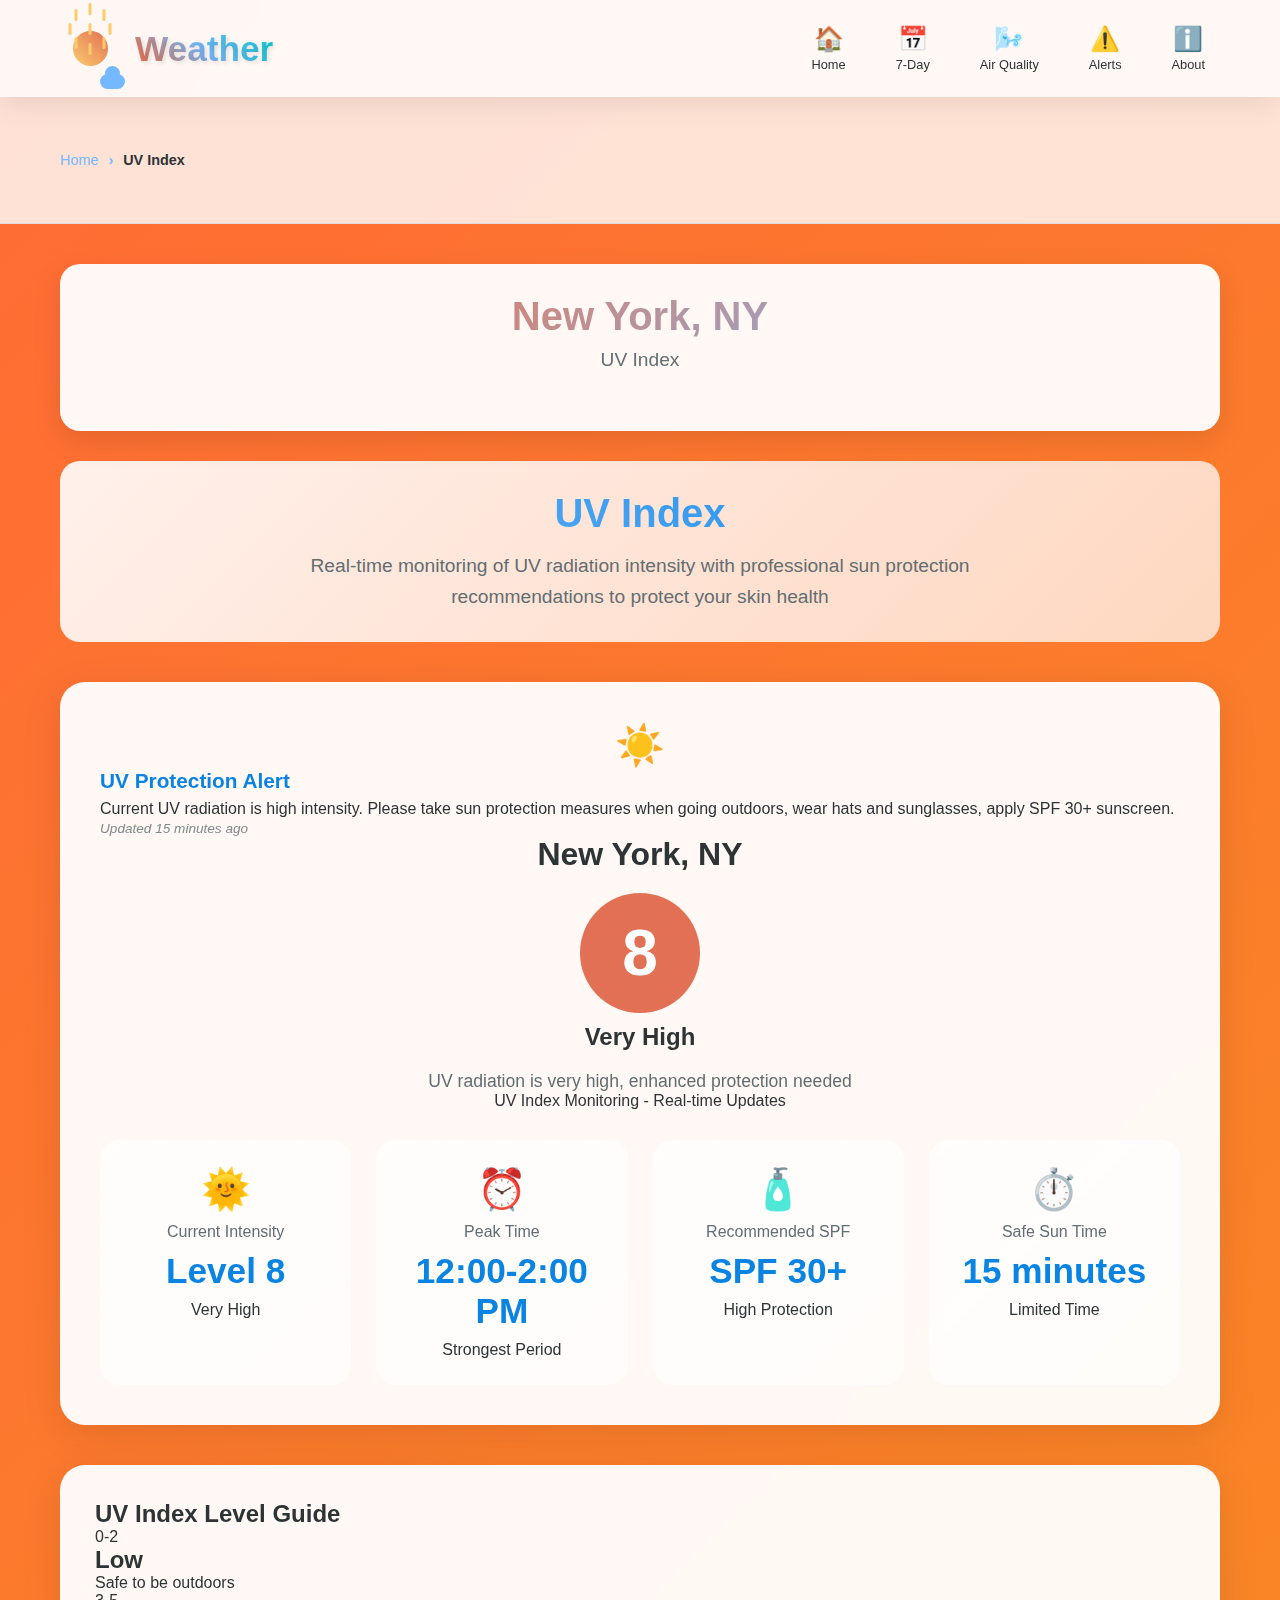
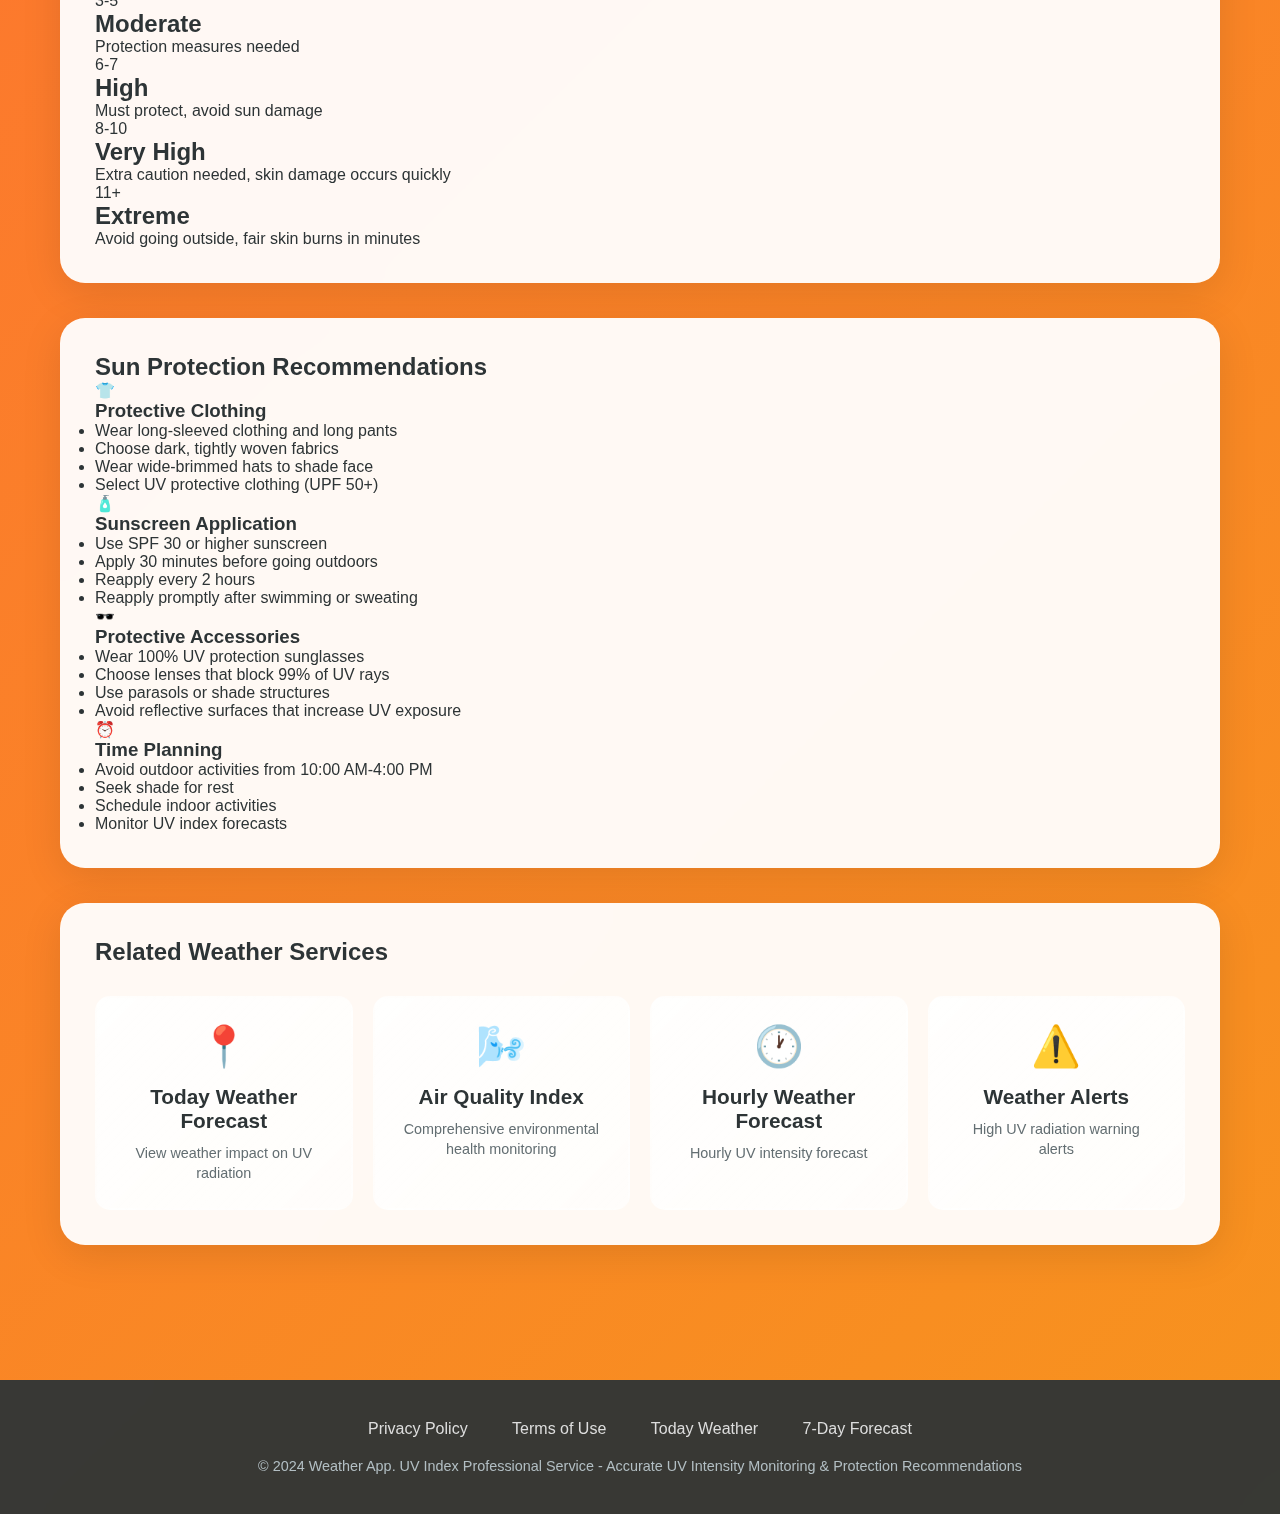
<file: uv-index.html>
<!DOCTYPE html>
<html lang="en">
<head>
    <meta charset="UTF-8">
    <meta name="viewport" content="width=device-width, initial-scale=1.0">
    <meta name="description" content="UV Index - Real-time UV radiation monitoring, UV index forecast, sun protection index query. Providing professional UV protection recommendations and health guidance.">
    <meta name="keywords" content="UV index,ultraviolet index,UV radiation,sun protection index,UV intensity,sunscreen recommendations,UV forecast,solar radiation,sun protection level">
    <meta name="author" content="Weather App">
    <meta name="robots" content="index, follow">
    
    <!-- Open Graph tags -->
    <meta property="og:title" content="UV Index - Real-time Sun Protection Index Query">
    <meta property="og:description" content="Professional UV index monitoring service providing real-time UV intensity, sun protection recommendations, and UV forecasts to protect your skin health.">
    <meta property="og:type" content="website">
    <meta property="og:url" content="https://weather.com/uv-index">
    
    <!-- Canonical URL -->
    <link rel="canonical" href="https://weather.com/uv-index">
    
    <!-- Breadcrumb structured data -->
    <script type="application/ld+json">
    {
        "@context": "https://schema.org",
        "@type": "BreadcrumbList",
        "itemListElement": [{
            "@type": "ListItem",
            "position": 1,
            "name": "Home",
            "item": "https://weather.com"
        }, {
            "@type": "ListItem",
            "position": 2,
            "name": "UV Index"
        }]
    }
    </script>
    
    <title>UV Index - Real-time Sun Protection Index | Ultraviolet Intensity Monitoring</title>
    <link rel="stylesheet" href="assets/css/styles.css">
</head>
<body>
    <header>
        <div class="header-container">
            <div class="logo-section">
                <a href="index.html" class="home-link">
                    <div class="weather-logo">
                        <div class="sun-icon"></div>
                        <div class="cloud-icon"></div>
                    </div>
                    <h1 class="brand-name">Weather</h1>
                </a>
            </div>
            
            <nav class="main-nav" role="navigation" aria-label="Main Navigation">
                <a href="index.html" class="nav-item">
                    <div class="nav-icon">🏠</div>
                    <span>Home</span>
                </a>
                <a href="7-day-weather-forecast.html" class="nav-item">
                    <div class="nav-icon">📅</div>
                    <span>7-Day</span>
                </a>
                <a href="air-quality-index.html" class="nav-item">
                    <div class="nav-icon">🌬️</div>
                    <span>Air Quality</span>
                </a>
                <a href="weather-alert.html" class="nav-item">
                    <div class="nav-icon">⚠️</div>
                    <span>Alerts</span>
                </a>
                <a href="about.html" class="nav-item">
                    <div class="nav-icon">ℹ️</div>
                    <span>About</span>
                </a>
            </nav>
        </div>
    </header>

    <!-- Breadcrumb Navigation -->
    <nav class="breadcrumb" aria-label="Breadcrumb Navigation">
        <div class="container">
            <ol>
                <li><a href="index.html">Home</a></li>
                <li aria-current="page">UV Index</li>
            </ol>
        </div>
    </nav>

    <main class="container">
        <!-- Location Display Section -->
        <section class="current-location-section">
            <div class="location-display">
                <div class="location-loading">
                    <div class="loading-icon">🌍</div>
                    <span>Detecting your location...</span>
                </div>
                <div class="location-info" style="display: none;">
                    <h2 class="current-location">New York, NY</h2>
                    <p class="location-subtitle">UV Index</p>
                </div>
            </div>
        </section>

        <!-- Page Header -->
        <section class="page-header">
            <h1>UV Index</h1>
            <p class="page-subtitle">Real-time monitoring of UV radiation intensity with professional sun protection recommendations to protect your skin health</p>
        </section>

        <!-- Current UV Index -->
        <section class="current-weather uv-section" role="main" aria-labelledby="current-uv-title">
            <h2 id="current-uv-title" class="sr-only">Current UV Index</h2>
            
            <div class="uv-alert high">
                <div class="alert-icon">☀️</div>
                <div class="alert-content">
                    <div class="alert-title">UV Protection Alert</div>
                    <div class="alert-message">Current UV radiation is high intensity. Please take sun protection measures when going outdoors, wear hats and sunglasses, apply SPF 30+ sunscreen.</div>
                </div>
                <div class="alert-time">Updated 15 minutes ago</div>
            </div>

            <div class="location-info">
                <h2 class="location-name">New York, NY</h2>
                <div class="current-uv">
                    <div class="uv-value high">8</div>
                    <div class="uv-level">Very High</div>
                </div>
                <div class="uv-description">UV radiation is very high, enhanced protection needed</div>
                <div class="update-time">UV Index Monitoring - Real-time Updates</div>
            </div>
            
            <div class="weather-details uv-details">
                <div class="detail-card">
                    <div class="detail-icon">🌞</div>
                    <div class="detail-label">Current Intensity</div>
                    <div class="detail-value">Level 8</div>
                    <div class="detail-level">Very High</div>
                </div>
                <div class="detail-card">
                    <div class="detail-icon">⏰</div>
                    <div class="detail-label">Peak Time</div>
                    <div class="detail-value">12:00-2:00 PM</div>
                    <div class="detail-level">Strongest Period</div>
                </div>
                <div class="detail-card">
                    <div class="detail-icon">🧴</div>
                    <div class="detail-label">Recommended SPF</div>
                    <div class="detail-value">SPF 30+</div>
                    <div class="detail-level">High Protection</div>
                </div>
                <div class="detail-card">
                    <div class="detail-icon">⏱️</div>
                    <div class="detail-label">Safe Sun Time</div>
                    <div class="detail-value">15 minutes</div>
                    <div class="detail-level">Limited Time</div>
                </div>
            </div>
        </section>

        <!-- UV Index Scale -->
        <section class="weather-section" role="region" aria-labelledby="uv-scale-title">
            <h2 id="uv-scale-title">UV Index Level Guide</h2>
            <div class="uv-scale">
                <div class="uv-scale-item low">
                    <div class="uv-range">0-2</div>
                    <div class="uv-level">Low</div>
                    <div class="uv-color"></div>
                    <div class="uv-desc">Safe to be outdoors</div>
                </div>
                <div class="uv-scale-item moderate">
                    <div class="uv-range">3-5</div>
                    <div class="uv-level">Moderate</div>
                    <div class="uv-color"></div>
                    <div class="uv-desc">Protection measures needed</div>
                </div>
                <div class="uv-scale-item high active">
                    <div class="uv-range">6-7</div>
                    <div class="uv-level">High</div>
                    <div class="uv-color"></div>
                    <div class="uv-desc">Must protect, avoid sun damage</div>
                </div>
                <div class="uv-scale-item very-high">
                    <div class="uv-range">8-10</div>
                    <div class="uv-level">Very High</div>
                    <div class="uv-color"></div>
                    <div class="uv-desc">Extra caution needed, skin damage occurs quickly</div>
                </div>
                <div class="uv-scale-item extreme">
                    <div class="uv-range">11+</div>
                    <div class="uv-level">Extreme</div>
                    <div class="uv-color"></div>
                    <div class="uv-desc">Avoid going outside, fair skin burns in minutes</div>
                </div>
            </div>
        </section>

        <!-- Sun Protection Tips -->
        <section class="weather-section" role="region" aria-labelledby="protection-tips-title">
            <h2 id="protection-tips-title">Sun Protection Recommendations</h2>
            <div class="protection-grid">
                <div class="protection-card clothing">
                    <div class="protection-icon">👕</div>
                    <h3>Protective Clothing</h3>
                    <ul>
                        <li>Wear long-sleeved clothing and long pants</li>
                        <li>Choose dark, tightly woven fabrics</li>
                        <li>Wear wide-brimmed hats to shade face</li>
                        <li>Select UV protective clothing (UPF 50+)</li>
                    </ul>
                </div>
                
                <div class="protection-card sunscreen">
                    <div class="protection-icon">🧴</div>
                    <h3>Sunscreen Application</h3>
                    <ul>
                        <li>Use SPF 30 or higher sunscreen</li>
                        <li>Apply 30 minutes before going outdoors</li>
                        <li>Reapply every 2 hours</li>
                        <li>Reapply promptly after swimming or sweating</li>
                    </ul>
                </div>
                
                <div class="protection-card accessories">
                    <div class="protection-icon">🕶️</div>
                    <h3>Protective Accessories</h3>
                    <ul>
                        <li>Wear 100% UV protection sunglasses</li>
                        <li>Choose lenses that block 99% of UV rays</li>
                        <li>Use parasols or shade structures</li>
                        <li>Avoid reflective surfaces that increase UV exposure</li>
                    </ul>
                </div>
                
                <div class="protection-card timing">
                    <div class="protection-icon">⏰</div>
                    <h3>Time Planning</h3>
                    <ul>
                        <li>Avoid outdoor activities from 10:00 AM-4:00 PM</li>
                        <li>Seek shade for rest</li>
                        <li>Schedule indoor activities</li>
                        <li>Monitor UV index forecasts</li>
                    </ul>
                </div>
            </div>
        </section>

        <!-- Related Services -->
        <section class="weather-section" role="region" aria-labelledby="related-uv-title">
            <h2 id="related-uv-title">Related Weather Services</h2>
            <div class="related-links">
                <a href="today-weather-forecast.html" class="related-card">
                    <div class="related-icon">📍</div>
                    <h3>Today Weather Forecast</h3>
                    <p>View weather impact on UV radiation</p>
                </a>
                <a href="air-quality-index.html" class="related-card">
                    <div class="related-icon">🌬️</div>
                    <h3>Air Quality Index</h3>
                    <p>Comprehensive environmental health monitoring</p>
                </a>
                <a href="hourly-weather-forecast.html" class="related-card">
                    <div class="related-icon">🕐</div>
                    <h3>Hourly Weather Forecast</h3>
                    <p>Hourly UV intensity forecast</p>
                </a>
                <a href="weather-alert.html" class="related-card">
                    <div class="related-icon">⚠️</div>
                    <h3>Weather Alerts</h3>
                    <p>High UV radiation warning alerts</p>
                </a>
            </div>
        </section>
    </main>

    <footer>
        <div class="footer-container">
            <div class="footer-links">
                <a href="privacy-policy.html">Privacy Policy</a>
                <a href="terms-of-use.html">Terms of Use</a>
                <a href="today-weather-forecast.html">Today Weather</a>
                <a href="7-day-weather-forecast.html">7-Day Forecast</a>
            </div>
            <div class="copyright">
                © 2024 Weather App. UV Index Professional Service - Accurate UV Intensity Monitoring & Protection Recommendations
            </div>
        </div>
    </footer>

    <script src="assets/js/main.js"></script>
    
    <!-- Page-specific location detection -->
    <script>
        // Auto-detect location for UV index page
        document.addEventListener('DOMContentLoaded', function() {
            const locationLoading = document.querySelector('.location-loading');
            const locationInfo = document.querySelector('.location-info');
            const currentLocation = document.querySelector('.current-location');
            
            async function detectLocationForUV() {
                try {
                    const response = await fetch('https://ipapi.co/json/');
                    const data = await response.json();
                    
                    const cityName = data.city || 'Unknown Location';
                    const region = data.region || data.country_name || '';
                    
                    // Update display
                    currentLocation.textContent = `${cityName}, ${region}`;
                    
                    // Hide loading, show location info
                    locationLoading.style.display = 'none';
                    locationInfo.style.display = 'block';
                    
                    console.log('Location detected for UV index:', cityName, region);
                } catch (error) {
                    console.warn('Could not detect location:', error);
                    // Fallback to default
                    currentLocation.textContent = 'New York, NY';
                    locationLoading.style.display = 'none';
                    locationInfo.style.display = 'block';
                }
            }
            
            // Start location detection
            detectLocationForUV();
        });
    </script>
</body>
</html>
</file>
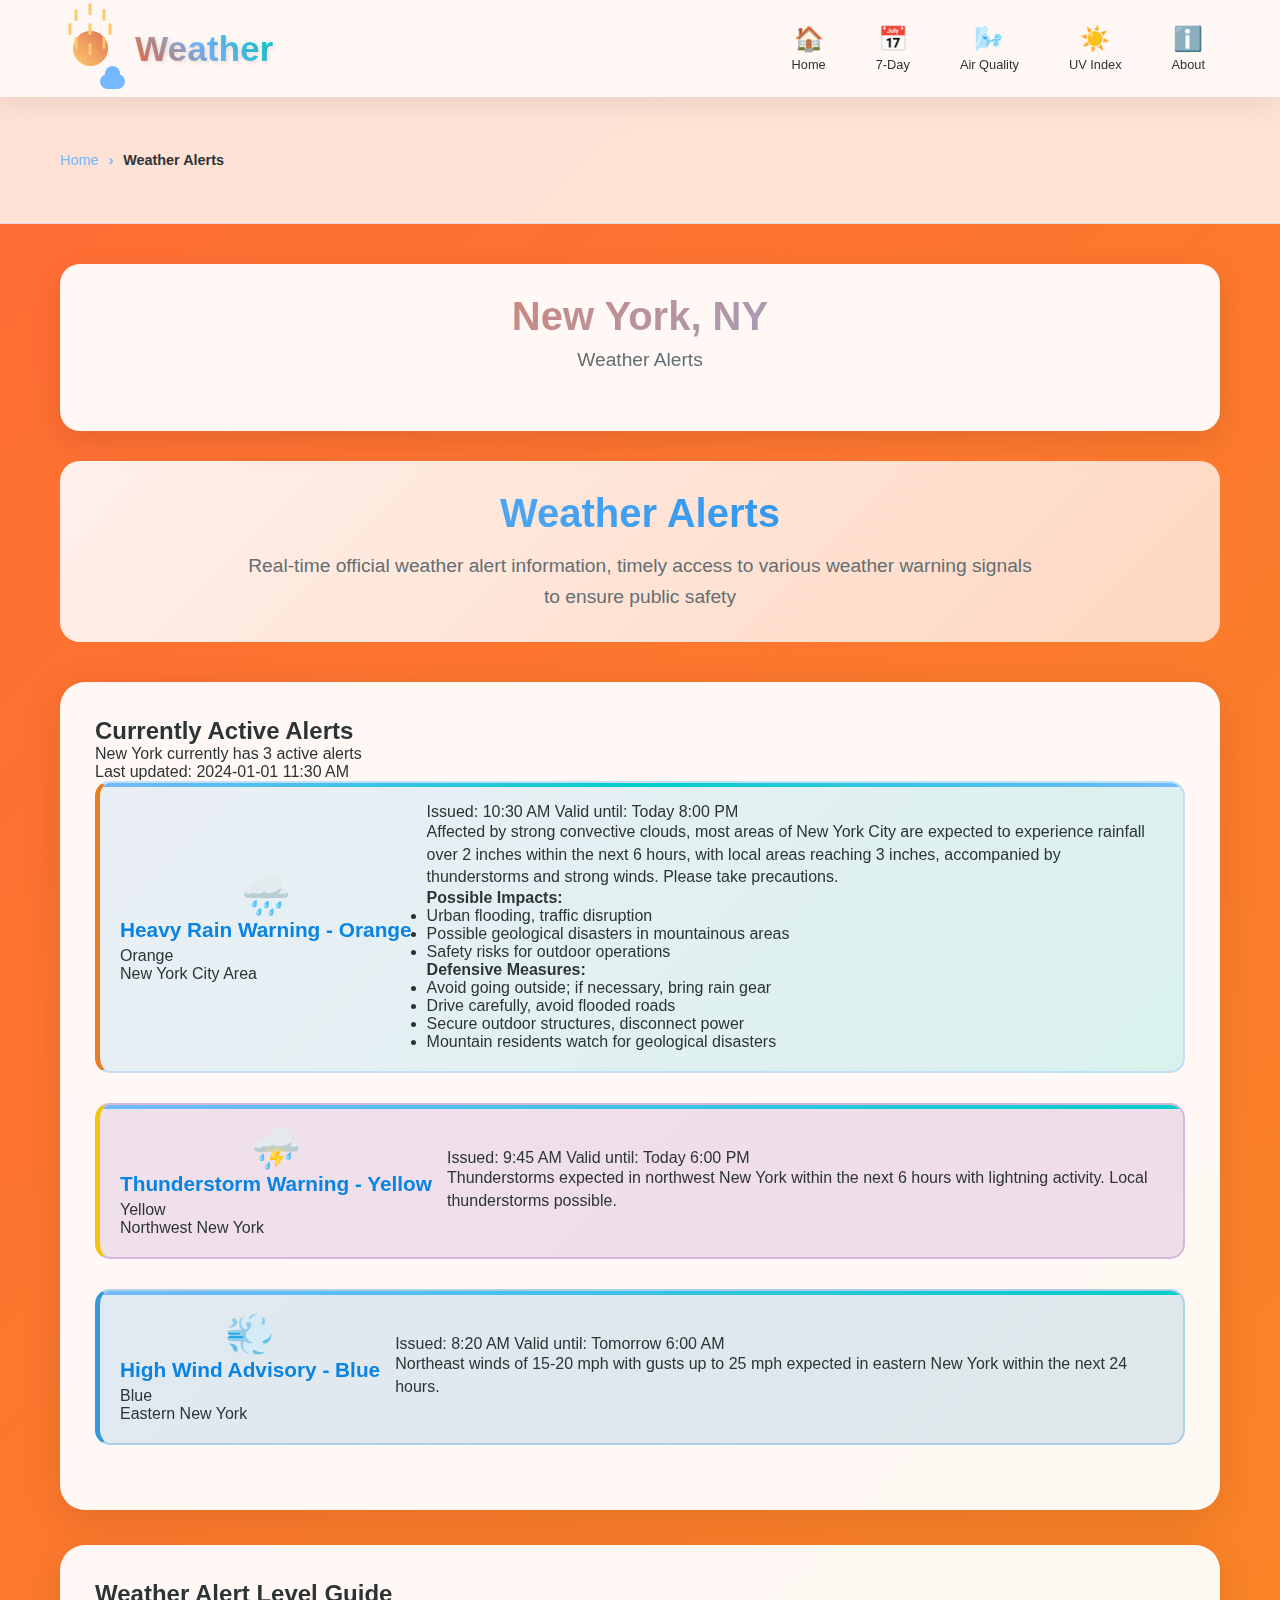
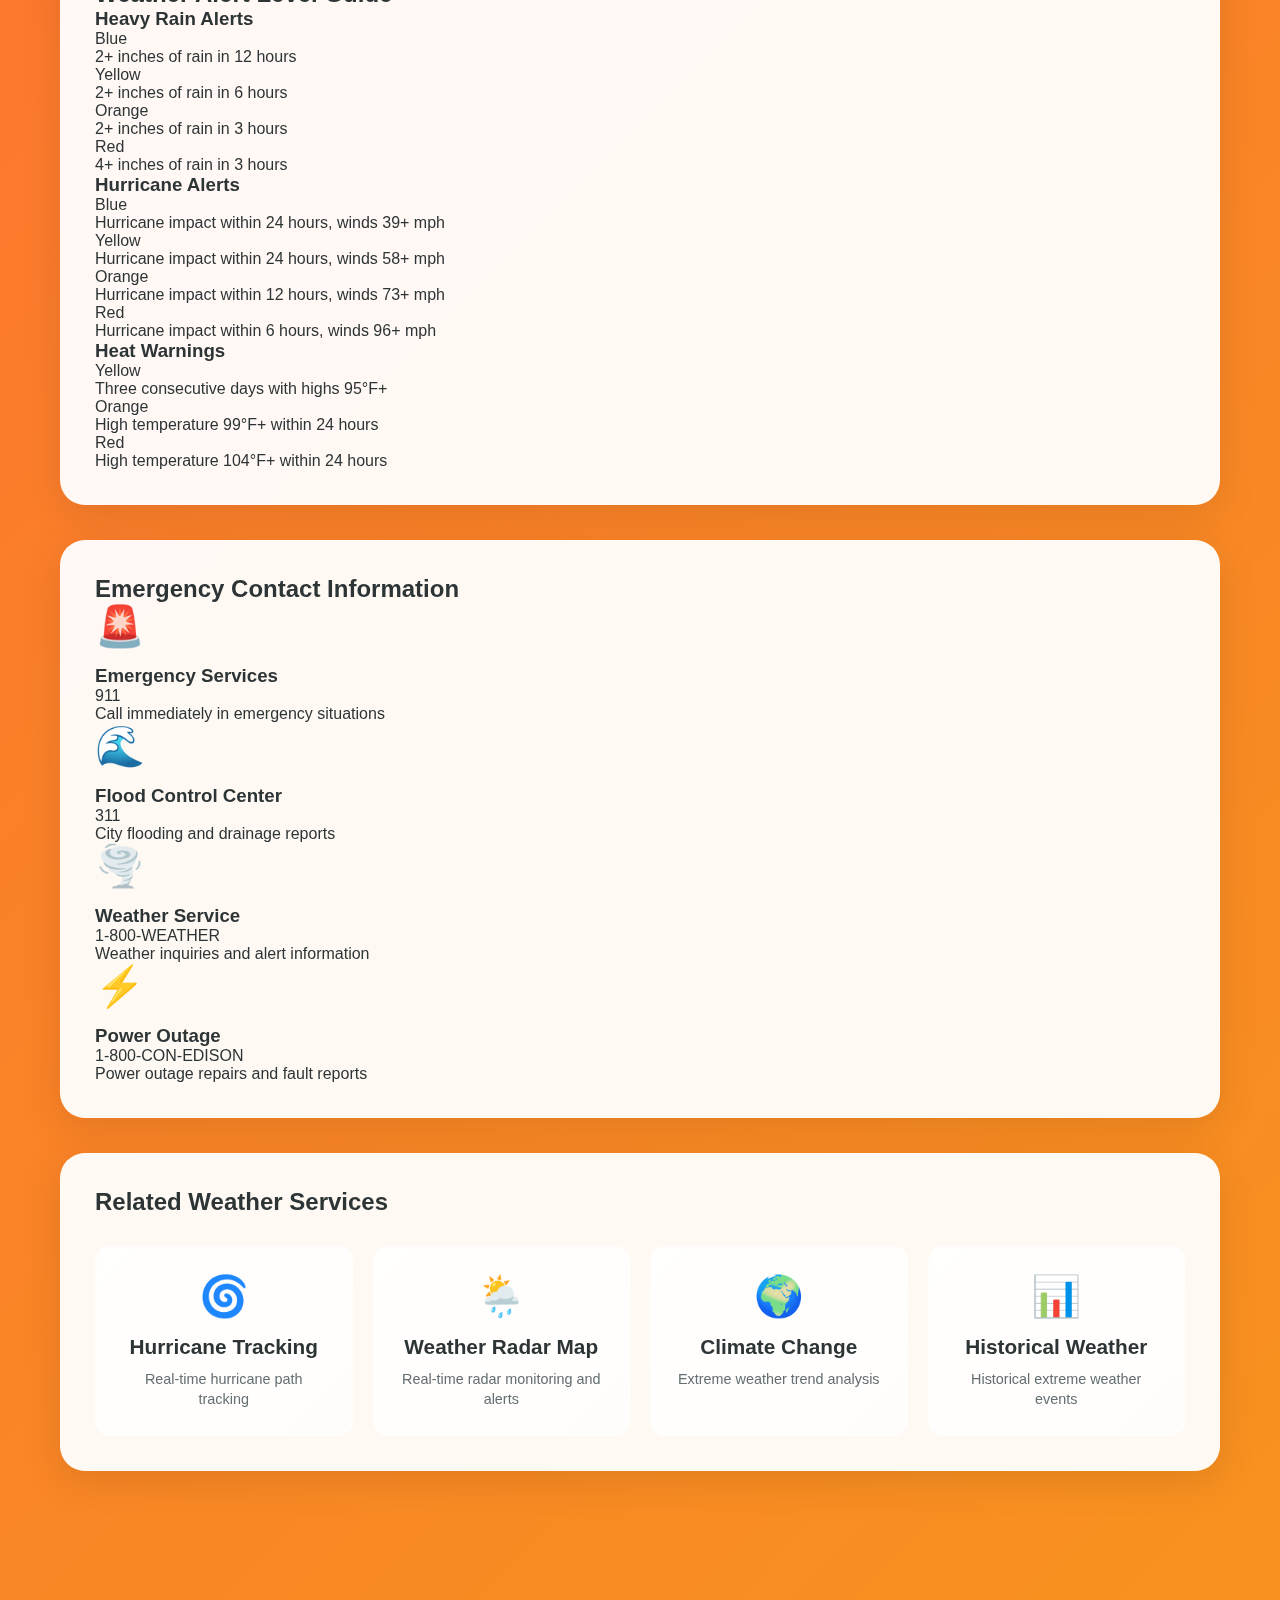
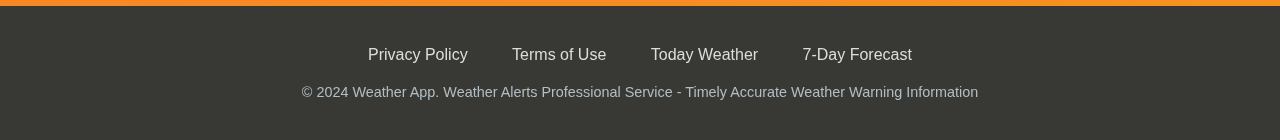
<file: weather-alert.html>
<!DOCTYPE html>
<html lang="en">
<head>
    <meta charset="UTF-8">
    <meta name="viewport" content="width=device-width, initial-scale=1.0">
    <meta name="description" content="Weather Alerts - Real-time weather warning information including heavy rain, typhoon, high temperature, cold wave and other weather alert signals. Get official weather alerts timely to ensure safety.">
    <meta name="keywords" content="weather alerts,weather warnings,heavy rain alerts,typhoon warnings,high temperature alerts,cold wave warnings,weather alarms,meteorological disasters,warning signals">
    <meta name="author" content="Weather App">
    <meta name="robots" content="index, follow">
    
    <!-- Open Graph tags -->
    <meta property="og:title" content="Weather Alerts - Real-time Weather Warning Information Service">
    <meta property="og:description" content="Timely weather alert information including various meteorological warning signals to ensure public safety with professional weather alert services.">
    <meta property="og:type" content="website">
    <meta property="og:url" content="https://weather.com/weather-alert">
    
    <!-- Canonical URL -->
    <link rel="canonical" href="https://weather.com/weather-alert">
    
    <!-- Breadcrumb structured data -->
    <script type="application/ld+json">
    {
        "@context": "https://schema.org",
        "@type": "BreadcrumbList",
        "itemListElement": [{
            "@type": "ListItem",
            "position": 1,
            "name": "Home",
            "item": "https://weather.com"
        }, {
            "@type": "ListItem",
            "position": 2,
            "name": "Weather Alerts"
        }]
    }
    </script>
    
    <title>Weather Alerts - Real-time Weather Warning Information | Weather Alert Signals Query</title>
    <link rel="stylesheet" href="assets/css/styles.css">
</head>
<body>
    <header>
        <div class="header-container">
            <div class="logo-section">
                <a href="index.html" class="home-link">
                    <div class="weather-logo">
                        <div class="sun-icon"></div>
                        <div class="cloud-icon"></div>
                    </div>
                    <h1 class="brand-name">Weather</h1>
                </a>
            </div>
            
            <nav class="main-nav" role="navigation" aria-label="Main Navigation">
                <a href="index.html" class="nav-item">
                    <div class="nav-icon">🏠</div>
                    <span>Home</span>
                </a>
                <a href="7-day-weather-forecast.html" class="nav-item">
                    <div class="nav-icon">📅</div>
                    <span>7-Day</span>
                </a>
                <a href="air-quality-index.html" class="nav-item">
                    <div class="nav-icon">🌬️</div>
                    <span>Air Quality</span>
                </a>
                <a href="uv-index.html" class="nav-item">
                    <div class="nav-icon">☀️</div>
                    <span>UV Index</span>
                </a>
                <a href="about.html" class="nav-item">
                    <div class="nav-icon">ℹ️</div>
                    <span>About</span>
                </a>
            </nav>
        </div>
    </header>

    <!-- Breadcrumb Navigation -->
    <nav class="breadcrumb" aria-label="Breadcrumb Navigation">
        <div class="container">
            <ol>
                <li><a href="index.html">Home</a></li>
                <li aria-current="page">Weather Alerts</li>
            </ol>
        </div>
    </nav>

    <main class="container">
        <!-- Location Display Section -->
        <section class="current-location-section">
            <div class="location-display">
                <div class="location-loading">
                    <div class="loading-icon">🌍</div>
                    <span>Detecting your location...</span>
                </div>
                <div class="location-info" style="display: none;">
                    <h2 class="current-location">New York, NY</h2>
                    <p class="location-subtitle">Weather Alerts</p>
                </div>
            </div>
        </section>

        <!-- Page Header -->
        <section class="page-header">
            <h1>Weather Alerts</h1>
            <p class="page-subtitle">Real-time official weather alert information, timely access to various weather warning signals to ensure public safety</p>
        </section>

        <!-- Current Active Alerts -->
        <section class="weather-section" role="main" aria-labelledby="active-alerts-title">
            <h2 id="active-alerts-title">Currently Active Alerts</h2>
            <div class="alert-status">
                <div class="status-indicator active">
                    <span class="status-dot"></span>
                    <span>New York currently has 3 active alerts</span>
                </div>
                <div class="update-info">Last updated: 2024-01-01 11:30 AM</div>
            </div>
            
            <div class="active-alerts">
                <div class="weather-alert alert-rain orange" role="alert" aria-labelledby="rain-alert">
                    <div class="alert-header">
                        <div class="alert-icon">🌧️</div>
                        <div class="alert-title" id="rain-alert">Heavy Rain Warning - Orange</div>
                        <div class="alert-level">Orange</div>
                        <div class="alert-region">New York City Area</div>
                    </div>
                    <div class="alert-content">
                        <div class="alert-time-info">
                            <span class="issue-time">Issued: 10:30 AM</span>
                            <span class="valid-time">Valid until: Today 8:00 PM</span>
                        </div>
                        <p class="alert-message">Affected by strong convective clouds, most areas of New York City are expected to experience rainfall over 2 inches within the next 6 hours, with local areas reaching 3 inches, accompanied by thunderstorms and strong winds. Please take precautions.</p>
                        
                        <div class="alert-impacts">
                            <h4>Possible Impacts:</h4>
                            <ul>
                                <li>Urban flooding, traffic disruption</li>
                                <li>Possible geological disasters in mountainous areas</li>
                                <li>Safety risks for outdoor operations</li>
                            </ul>
                        </div>
                        
                        <div class="alert-suggestions">
                            <h4>Defensive Measures:</h4>
                            <ul>
                                <li>Avoid going outside; if necessary, bring rain gear</li>
                                <li>Drive carefully, avoid flooded roads</li>
                                <li>Secure outdoor structures, disconnect power</li>
                                <li>Mountain residents watch for geological disasters</li>
                            </ul>
                        </div>
                    </div>
                </div>
                
                <div class="weather-alert alert-thunder yellow" role="alert" aria-labelledby="thunder-alert">
                    <div class="alert-header">
                        <div class="alert-icon">⛈️</div>
                        <div class="alert-title" id="thunder-alert">Thunderstorm Warning - Yellow</div>
                        <div class="alert-level">Yellow</div>
                        <div class="alert-region">Northwest New York</div>
                    </div>
                    <div class="alert-content">
                        <div class="alert-time-info">
                            <span class="issue-time">Issued: 9:45 AM</span>
                            <span class="valid-time">Valid until: Today 6:00 PM</span>
                        </div>
                        <p class="alert-message">Thunderstorms expected in northwest New York within the next 6 hours with lightning activity. Local thunderstorms possible.</p>
                    </div>
                </div>
                
                <div class="weather-alert alert-wind blue" role="alert" aria-labelledby="wind-alert">
                    <div class="alert-header">
                        <div class="alert-icon">💨</div>
                        <div class="alert-title" id="wind-alert">High Wind Advisory - Blue</div>
                        <div class="alert-level">Blue</div>
                        <div class="alert-region">Eastern New York</div>
                    </div>
                    <div class="alert-content">
                        <div class="alert-time-info">
                            <span class="issue-time">Issued: 8:20 AM</span>
                            <span class="valid-time">Valid until: Tomorrow 6:00 AM</span>
                        </div>
                        <p class="alert-message">Northeast winds of 15-20 mph with gusts up to 25 mph expected in eastern New York within the next 24 hours.</p>
                    </div>
                </div>
            </div>
        </section>

        <!-- Alert Levels Guide -->
        <section class="weather-section" role="region" aria-labelledby="alert-levels-title">
            <h2 id="alert-levels-title">Weather Alert Level Guide</h2>
            <div class="alert-levels-grid">
                <div class="level-category">
                    <h3>Heavy Rain Alerts</h3>
                    <div class="level-items">
                        <div class="level-item blue">
                            <div class="level-color"></div>
                            <div class="level-name">Blue</div>
                            <div class="level-desc">2+ inches of rain in 12 hours</div>
                        </div>
                        <div class="level-item yellow">
                            <div class="level-color"></div>
                            <div class="level-name">Yellow</div>
                            <div class="level-desc">2+ inches of rain in 6 hours</div>
                        </div>
                        <div class="level-item orange">
                            <div class="level-color"></div>
                            <div class="level-name">Orange</div>
                            <div class="level-desc">2+ inches of rain in 3 hours</div>
                        </div>
                        <div class="level-item red">
                            <div class="level-color"></div>
                            <div class="level-name">Red</div>
                            <div class="level-desc">4+ inches of rain in 3 hours</div>
                        </div>
                    </div>
                </div>
                
                <div class="level-category">
                    <h3>Hurricane Alerts</h3>
                    <div class="level-items">
                        <div class="level-item blue">
                            <div class="level-color"></div>
                            <div class="level-name">Blue</div>
                            <div class="level-desc">Hurricane impact within 24 hours, winds 39+ mph</div>
                        </div>
                        <div class="level-item yellow">
                            <div class="level-color"></div>
                            <div class="level-name">Yellow</div>
                            <div class="level-desc">Hurricane impact within 24 hours, winds 58+ mph</div>
                        </div>
                        <div class="level-item orange">
                            <div class="level-color"></div>
                            <div class="level-name">Orange</div>
                            <div class="level-desc">Hurricane impact within 12 hours, winds 73+ mph</div>
                        </div>
                        <div class="level-item red">
                            <div class="level-color"></div>
                            <div class="level-name">Red</div>
                            <div class="level-desc">Hurricane impact within 6 hours, winds 96+ mph</div>
                        </div>
                    </div>
                </div>
                
                <div class="level-category">
                    <h3>Heat Warnings</h3>
                    <div class="level-items">
                        <div class="level-item yellow">
                            <div class="level-color"></div>
                            <div class="level-name">Yellow</div>
                            <div class="level-desc">Three consecutive days with highs 95°F+</div>
                        </div>
                        <div class="level-item orange">
                            <div class="level-color"></div>
                            <div class="level-name">Orange</div>
                            <div class="level-desc">High temperature 99°F+ within 24 hours</div>
                        </div>
                        <div class="level-item red">
                            <div class="level-color"></div>
                            <div class="level-name">Red</div>
                            <div class="level-desc">High temperature 104°F+ within 24 hours</div>
                        </div>
                    </div>
                </div>
            </div>
        </section>

        <!-- Emergency Contacts -->
        <section class="weather-section emergency-section" role="region" aria-labelledby="emergency-title">
            <h2 id="emergency-title">Emergency Contact Information</h2>
            <div class="emergency-contacts">
                <div class="contact-card">
                    <div class="contact-icon">🚨</div>
                    <h3>Emergency Services</h3>
                    <div class="contact-number">911</div>
                    <p>Call immediately in emergency situations</p>
                </div>
                
                <div class="contact-card">
                    <div class="contact-icon">🌊</div>
                    <h3>Flood Control Center</h3>
                    <div class="contact-number">311</div>
                    <p>City flooding and drainage reports</p>
                </div>
                
                <div class="contact-card">
                    <div class="contact-icon">🌪️</div>
                    <h3>Weather Service</h3>
                    <div class="contact-number">1-800-WEATHER</div>
                    <p>Weather inquiries and alert information</p>
                </div>
                
                <div class="contact-card">
                    <div class="contact-icon">⚡</div>
                    <h3>Power Outage</h3>
                    <div class="contact-number">1-800-CON-EDISON</div>
                    <p>Power outage repairs and fault reports</p>
                </div>
            </div>
        </section>

        <!-- Related Services -->
        <section class="weather-section" role="region" aria-labelledby="related-alert-title">
            <h2 id="related-alert-title">Related Weather Services</h2>
            <div class="related-links">
                <a href="typhoon-track.html" class="related-card">
                    <div class="related-icon">🌀</div>
                    <h3>Hurricane Tracking</h3>
                    <p>Real-time hurricane path tracking</p>
                </a>
                <a href="weather-radar-map.html" class="related-card">
                    <div class="related-icon">🌦️</div>
                    <h3>Weather Radar Map</h3>
                    <p>Real-time radar monitoring and alerts</p>
                </a>
                <a href="climate-change.html" class="related-card">
                    <div class="related-icon">🌍</div>
                    <h3>Climate Change</h3>
                    <p>Extreme weather trend analysis</p>
                </a>
                <a href="historical-weather.html" class="related-card">
                    <div class="related-icon">📊</div>
                    <h3>Historical Weather</h3>
                    <p>Historical extreme weather events</p>
                </a>
            </div>
        </section>
    </main>

    <footer>
        <div class="footer-container">
            <div class="footer-links">
                <a href="privacy-policy.html">Privacy Policy</a>
                <a href="terms-of-use.html">Terms of Use</a>
                <a href="today-weather-forecast.html">Today Weather</a>
                <a href="7-day-weather-forecast.html">7-Day Forecast</a>
            </div>
            <div class="copyright">
                © 2024 Weather App. Weather Alerts Professional Service - Timely Accurate Weather Warning Information
            </div>
        </div>
    </footer>

    <script src="assets/js/main.js"></script>
    
    <!-- Page-specific location detection -->
    <script>
        // Auto-detect location for alerts page
        document.addEventListener('DOMContentLoaded', function() {
            const locationLoading = document.querySelector('.location-loading');
            const locationInfo = document.querySelector('.location-info');
            const currentLocation = document.querySelector('.current-location');
            
            async function detectLocationForAlerts() {
                try {
                    const response = await fetch('https://ipapi.co/json/');
                    const data = await response.json();
                    
                    const cityName = data.city || 'Unknown Location';
                    const region = data.region || data.country_name || '';
                    
                    // Update display
                    currentLocation.textContent = `${cityName}, ${region}`;
                    
                    // Hide loading, show location info
                    locationLoading.style.display = 'none';
                    locationInfo.style.display = 'block';
                    
                    console.log('Location detected for weather alerts:', cityName, region);
                } catch (error) {
                    console.warn('Could not detect location:', error);
                    // Fallback to default
                    currentLocation.textContent = 'New York, NY';
                    locationLoading.style.display = 'none';
                    locationInfo.style.display = 'block';
                }
            }
            
            // Start location detection
            detectLocationForAlerts();
        });
    </script>
</body>
</html>
</file>
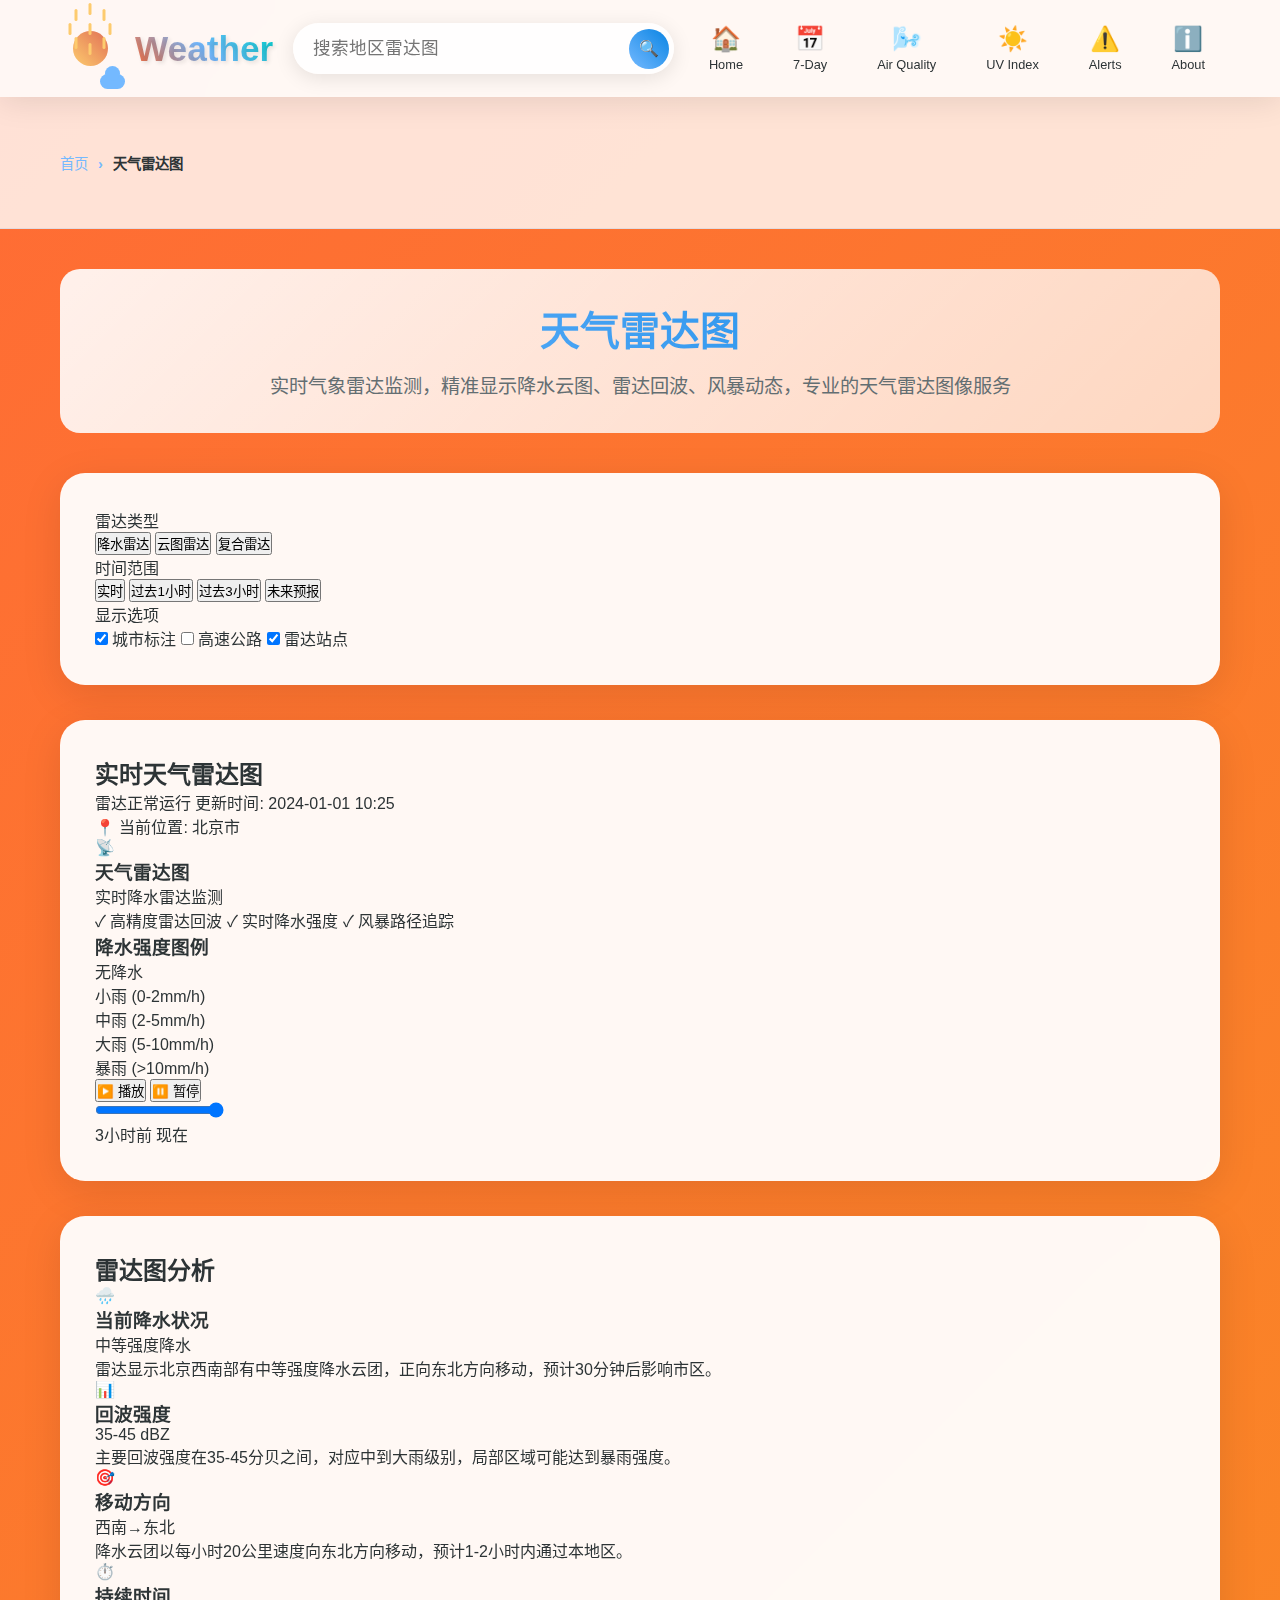
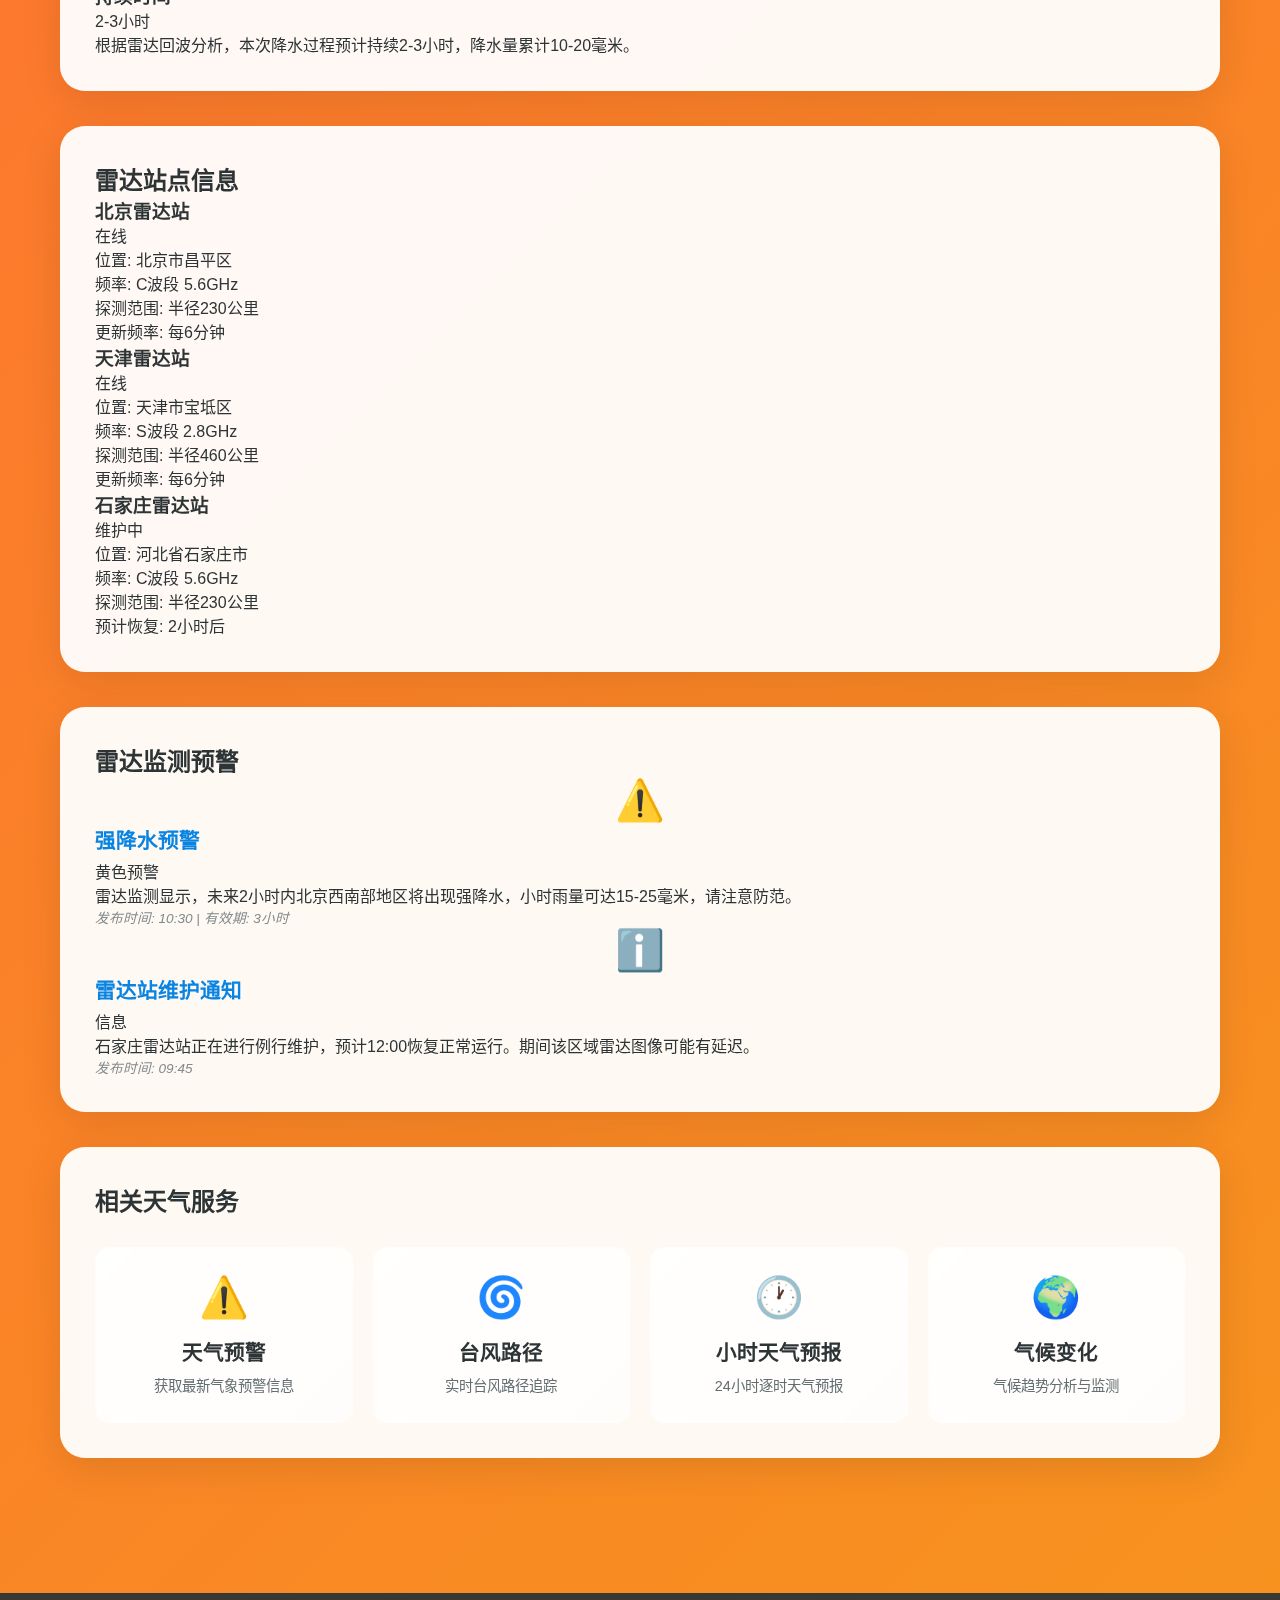
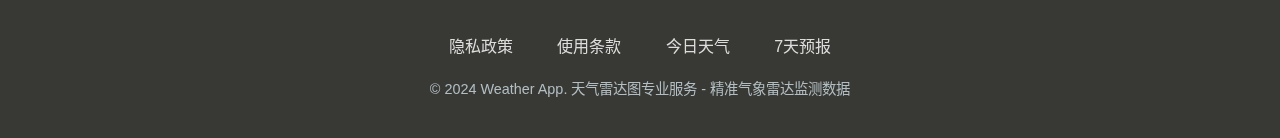
<file: weather-radar-map.html>
<!DOCTYPE html>
<html lang="zh-CN">
<head>
    <meta charset="UTF-8">
    <meta name="viewport" content="width=device-width, initial-scale=1.0">
    <meta name="description" content="天气雷达图 - 实时天气雷达云图，精准降水监测，查看雷达回波图、降雨预报、风暴追踪。专业气象雷达图像服务。">
    <meta name="keywords" content="天气雷达图,气象雷达,雷达云图,降水雷达,雷达回波,实时雷达,风暴雷达,降雨监测,雷达图像">
    <meta name="author" content="Weather App">
    <meta name="robots" content="index, follow">
    
    <!-- Open Graph tags -->
    <meta property="og:title" content="天气雷达图 - 实时气象雷达云图监测">
    <meta property="og:description" content="专业天气雷达图服务，实时显示降水云图、雷达回波、风暴动态。精准的气象雷达监测系统。">
    <meta property="og:type" content="website">
    <meta property="og:url" content="https://weather.com/weather-radar-map">
    
    <!-- Canonical URL -->
    <link rel="canonical" href="https://weather.com/weather-radar-map">
    
    <!-- Breadcrumb structured data -->
    <script type="application/ld+json">
    {
        "@context": "https://schema.org",
        "@type": "BreadcrumbList",
        "itemListElement": [{
            "@type": "ListItem",
            "position": 1,
            "name": "首页",
            "item": "https://weather.com"
        }, {
            "@type": "ListItem",
            "position": 2,
            "name": "天气雷达图"
        }]
    }
    </script>
    
    <!-- Weather radar service structured data -->
    <script type="application/ld+json">
    {
        "@context": "https://schema.org",
        "@type": "Service",
        "name": "天气雷达图",
        "description": "实时天气雷达监测服务",
        "provider": {
            "@type": "Organization",
            "name": "Weather App"
        },
        "serviceType": "气象雷达监测"
    }
    </script>
    
    <title>天气雷达图 - 实时气象雷达云图 | 降水监测雷达回波图</title>
    <link rel="stylesheet" href="assets/css/styles.css">
</head>
<body>
    <header>
        <div class="header-container">
            <div class="logo-section">
                <a href="index.html" class="home-link">
                    <div class="weather-logo">
                        <div class="sun-icon"></div>
                        <div class="cloud-icon"></div>
                    </div>
                    <h1 class="brand-name">Weather</h1>
                </a>
            </div>
            
            <div class="search-container">
                <input type="text" class="search-box" placeholder="搜索地区雷达图" aria-label="搜索地区天气雷达图">
                <button class="search-btn" aria-label="搜索">🔍</button>
            </div>
            
            <nav class="main-nav" role="navigation" aria-label="Main Navigation">
                <a href="index.html" class="nav-item">
                    <div class="nav-icon">🏠</div>
                    <span>Home</span>
                </a>
                <a href="7-day-weather-forecast.html" class="nav-item">
                    <div class="nav-icon">📅</div>
                    <span>7-Day</span>
                </a>
                <a href="air-quality-index.html" class="nav-item">
                    <div class="nav-icon">🌬️</div>
                    <span>Air Quality</span>
                </a>
                <a href="uv-index.html" class="nav-item">
                    <div class="nav-icon">☀️</div>
                    <span>UV Index</span>
                </a>
                <a href="weather-alert.html" class="nav-item">
                    <div class="nav-icon">⚠️</div>
                    <span>Alerts</span>
                </a>
                <a href="about.html" class="nav-item">
                    <div class="nav-icon">ℹ️</div>
                    <span>About</span>
                </a>
            </nav>
        </div>
    </header>

    <!-- Breadcrumb Navigation -->
    <nav class="breadcrumb" aria-label="面包屑导航">
        <div class="container">
            <ol>
                <li><a href="index.html">首页</a></li>
                <li aria-current="page">天气雷达图</li>
            </ol>
        </div>
    </nav>

    <main class="container">
        <!-- Page Header -->
        <section class="page-header">
            <h1>天气雷达图</h1>
            <p class="page-subtitle">实时气象雷达监测，精准显示降水云图、雷达回波、风暴动态，专业的天气雷达图像服务</p>
        </section>

        <!-- Radar Control Panel -->
        <section class="weather-section" role="region" aria-labelledby="radar-controls-title">
            <h2 id="radar-controls-title" class="sr-only">雷达图控制面板</h2>
            
            <div class="radar-controls">
                <div class="control-group">
                    <label>雷达类型</label>
                    <div class="radar-type-tabs">
                        <button class="radar-tab active" data-type="precipitation">降水雷达</button>
                        <button class="radar-tab" data-type="cloud">云图雷达</button>
                        <button class="radar-tab" data-type="composite">复合雷达</button>
                    </div>
                </div>
                
                <div class="control-group">
                    <label>时间范围</label>
                    <div class="time-controls">
                        <button class="time-btn" data-time="current">实时</button>
                        <button class="time-btn" data-time="1hour">过去1小时</button>
                        <button class="time-btn" data-time="3hour">过去3小时</button>
                        <button class="time-btn" data-time="forecast">未来预报</button>
                    </div>
                </div>
                
                <div class="control-group">
                    <label>显示选项</label>
                    <div class="display-options">
                        <label class="checkbox-label">
                            <input type="checkbox" checked> 城市标注
                        </label>
                        <label class="checkbox-label">
                            <input type="checkbox"> 高速公路
                        </label>
                        <label class="checkbox-label">
                            <input type="checkbox" checked> 雷达站点
                        </label>
                    </div>
                </div>
            </div>
        </section>

        <!-- Radar Map Display -->
        <section class="weather-section radar-map-section" role="main" aria-labelledby="radar-map-title">
            <h2 id="radar-map-title">实时天气雷达图</h2>
            <div class="radar-info">
                <div class="radar-status">
                    <span class="status-dot active"></span>
                    <span>雷达正常运行</span>
                    <span class="update-time">更新时间: 2024-01-01 10:25</span>
                </div>
                
                <div class="current-location">
                    <span class="location-icon">📍</span>
                    <span>当前位置: 北京市</span>
                </div>
            </div>
            
            <div class="radar-map-container">
                <div class="radar-map-placeholder">
                    <div class="map-loading">
                        <div class="radar-icon">📡</div>
                        <h3>天气雷达图</h3>
                        <p>实时降水雷达监测</p>
                        <div class="map-features">
                            <span>✓ 高精度雷达回波</span>
                            <span>✓ 实时降水强度</span>
                            <span>✓ 风暴路径追踪</span>
                        </div>
                    </div>
                </div>
                
                <!-- Radar Legend -->
                <div class="radar-legend">
                    <h3>降水强度图例</h3>
                    <div class="legend-items">
                        <div class="legend-item">
                            <div class="legend-color" style="background: #cccccc;"></div>
                            <span>无降水</span>
                        </div>
                        <div class="legend-item">
                            <div class="legend-color" style="background: #00ff00;"></div>
                            <span>小雨 (0-2mm/h)</span>
                        </div>
                        <div class="legend-item">
                            <div class="legend-color" style="background: #ffff00;"></div>
                            <span>中雨 (2-5mm/h)</span>
                        </div>
                        <div class="legend-item">
                            <div class="legend-color" style="background: #ff8c00;"></div>
                            <span>大雨 (5-10mm/h)</span>
                        </div>
                        <div class="legend-item">
                            <div class="legend-color" style="background: #ff0000;"></div>
                            <span>暴雨 (>10mm/h)</span>
                        </div>
                    </div>
                </div>
            </div>
            
            <!-- Animation Controls -->
            <div class="animation-controls">
                <button class="anim-btn" id="playBtn">▶️ 播放</button>
                <button class="anim-btn" id="pauseBtn">⏸️ 暂停</button>
                <div class="time-slider">
                    <input type="range" min="0" max="100" value="100" class="slider">
                    <div class="time-labels">
                        <span>3小时前</span>
                        <span>现在</span>
                    </div>
                </div>
            </div>
        </section>

        <!-- Radar Analysis -->
        <section class="weather-section" role="region" aria-labelledby="radar-analysis-title">
            <h2 id="radar-analysis-title">雷达图分析</h2>
            <div class="analysis-grid">
                <div class="analysis-card">
                    <div class="analysis-icon">🌧️</div>
                    <h3>当前降水状况</h3>
                    <div class="analysis-value">中等强度降水</div>
                    <p>雷达显示北京西南部有中等强度降水云团，正向东北方向移动，预计30分钟后影响市区。</p>
                </div>
                
                <div class="analysis-card">
                    <div class="analysis-icon">📊</div>
                    <h3>回波强度</h3>
                    <div class="analysis-value">35-45 dBZ</div>
                    <p>主要回波强度在35-45分贝之间，对应中到大雨级别，局部区域可能达到暴雨强度。</p>
                </div>
                
                <div class="analysis-card">
                    <div class="analysis-icon">🎯</div>
                    <h3>移动方向</h3>
                    <div class="analysis-value">西南→东北</div>
                    <p>降水云团以每小时20公里速度向东北方向移动，预计1-2小时内通过本地区。</p>
                </div>
                
                <div class="analysis-card">
                    <div class="analysis-icon">⏱️</div>
                    <h3>持续时间</h3>
                    <div class="analysis-value">2-3小时</div>
                    <p>根据雷达回波分析，本次降水过程预计持续2-3小时，降水量累计10-20毫米。</p>
                </div>
            </div>
        </section>

        <!-- Radar Stations -->
        <section class="weather-section" role="region" aria-labelledby="radar-stations-title">
            <h2 id="radar-stations-title">雷达站点信息</h2>
            <div class="stations-grid">
                <div class="station-card">
                    <div class="station-header">
                        <h3>北京雷达站</h3>
                        <div class="station-status online">在线</div>
                    </div>
                    <div class="station-info">
                        <div class="info-row">
                            <span>位置:</span>
                            <span>北京市昌平区</span>
                        </div>
                        <div class="info-row">
                            <span>频率:</span>
                            <span>C波段 5.6GHz</span>
                        </div>
                        <div class="info-row">
                            <span>探测范围:</span>
                            <span>半径230公里</span>
                        </div>
                        <div class="info-row">
                            <span>更新频率:</span>
                            <span>每6分钟</span>
                        </div>
                    </div>
                </div>
                
                <div class="station-card">
                    <div class="station-header">
                        <h3>天津雷达站</h3>
                        <div class="station-status online">在线</div>
                    </div>
                    <div class="station-info">
                        <div class="info-row">
                            <span>位置:</span>
                            <span>天津市宝坻区</span>
                        </div>
                        <div class="info-row">
                            <span>频率:</span>
                            <span>S波段 2.8GHz</span>
                        </div>
                        <div class="info-row">
                            <span>探测范围:</span>
                            <span>半径460公里</span>
                        </div>
                        <div class="info-row">
                            <span>更新频率:</span>
                            <span>每6分钟</span>
                        </div>
                    </div>
                </div>
                
                <div class="station-card">
                    <div class="station-header">
                        <h3>石家庄雷达站</h3>
                        <div class="station-status maintenance">维护中</div>
                    </div>
                    <div class="station-info">
                        <div class="info-row">
                            <span>位置:</span>
                            <span>河北省石家庄市</span>
                        </div>
                        <div class="info-row">
                            <span>频率:</span>
                            <span>C波段 5.6GHz</span>
                        </div>
                        <div class="info-row">
                            <span>探测范围:</span>
                            <span>半径230公里</span>
                        </div>
                        <div class="info-row">
                            <span>预计恢复:</span>
                            <span>2小时后</span>
                        </div>
                    </div>
                </div>
            </div>
        </section>

        <!-- Radar Alerts -->
        <section class="weather-section" role="region" aria-labelledby="radar-alerts-title">
            <h2 id="radar-alerts-title">雷达监测预警</h2>
            <div class="alerts-container">
                <div class="alert-item warning">
                    <div class="alert-header">
                        <div class="alert-icon">⚠️</div>
                        <div class="alert-title">强降水预警</div>
                        <div class="alert-level">黄色预警</div>
                    </div>
                    <div class="alert-content">
                        <p>雷达监测显示，未来2小时内北京西南部地区将出现强降水，小时雨量可达15-25毫米，请注意防范。</p>
                        <div class="alert-time">发布时间: 10:30 | 有效期: 3小时</div>
                    </div>
                </div>
                
                <div class="alert-item info">
                    <div class="alert-header">
                        <div class="alert-icon">ℹ️</div>
                        <div class="alert-title">雷达站维护通知</div>
                        <div class="alert-level">信息</div>
                    </div>
                    <div class="alert-content">
                        <p>石家庄雷达站正在进行例行维护，预计12:00恢复正常运行。期间该区域雷达图像可能有延迟。</p>
                        <div class="alert-time">发布时间: 09:45</div>
                    </div>
                </div>
            </div>
        </section>

        <!-- Related Weather Services -->
        <section class="weather-section" role="region" aria-labelledby="related-radar-title">
            <h2 id="related-radar-title">相关天气服务</h2>
            <div class="related-links">
                <a href="weather-alert.html" class="related-card">
                    <div class="related-icon">⚠️</div>
                    <h3>天气预警</h3>
                    <p>获取最新气象预警信息</p>
                </a>
                <a href="typhoon-track.html" class="related-card">
                    <div class="related-icon">🌀</div>
                    <h3>台风路径</h3>
                    <p>实时台风路径追踪</p>
                </a>
                <a href="hourly-weather-forecast.html" class="related-card">
                    <div class="related-icon">🕐</div>
                    <h3>小时天气预报</h3>
                    <p>24小时逐时天气预报</p>
                </a>
                <a href="climate-change.html" class="related-card">
                    <div class="related-icon">🌍</div>
                    <h3>气候变化</h3>
                    <p>气候趋势分析与监测</p>
                </a>
            </div>
        </section>
    </main>

    <footer>
        <div class="footer-container">
            <div class="footer-links">
                <a href="privacy-policy.html">隐私政策</a>
                <a href="terms-of-use.html">使用条款</a>
                <a href="today-weather-forecast.html">今日天气</a>
                <a href="7-day-weather-forecast.html">7天预报</a>
            </div>
            <div class="copyright">
                © 2024 Weather App. 天气雷达图专业服务 - 精准气象雷达监测数据
            </div>
        </div>
    </nav>

    <script src="assets/js/main.js"></script>
</body>
</html>
</file>
<file: assets/css/styles.css>
/* Weather App - Main Styles */

* {
    margin: 0;
    padding: 0;
    box-sizing: border-box;
}

body {
    font-family: -apple-system, BlinkMacSystemFont, 'Segoe UI', Roboto, Oxygen, Ubuntu, Cantarell, sans-serif;
    background: linear-gradient(135deg, #ff6b35 0%, #f7931e 25%, #74b9ff 50%, #00cec9 75%, #fd79a8 100%);
    background-size: 400% 400%;
    animation: gradientShift 15s ease infinite;
    min-height: 100vh;
    color: #2d3436;
}

@keyframes gradientShift {
    0% { background-position: 0% 50%; }
    50% { background-position: 100% 50%; }
    100% { background-position: 0% 50%; }
}

/* Location Display Styles */
.current-location-section {
    margin-bottom: 30px;
}

.location-display {
    background: rgba(255, 255, 255, 0.95);
    backdrop-filter: blur(20px);
    border-radius: 20px;
    padding: 30px;
    text-align: center;
    box-shadow: 0 10px 30px rgba(0, 0, 0, 0.1);
    transition: all 0.3s ease;
}

.location-loading {
    display: flex;
    align-items: center;
    justify-content: center;
    gap: 15px;
    color: #636e72;
    font-size: 1.1rem;
}

.loading-icon {
    font-size: 1.5rem;
    animation: pulse 2s infinite;
}

@keyframes pulse {
    0%, 100% { opacity: 1; }
    50% { opacity: 0.5; }
}

.location-info .current-location {
    font-size: 2.5rem;
    font-weight: 700;
    color: #2d3436;
    margin-bottom: 10px;
    background: linear-gradient(135deg, #ff6b35, #74b9ff);
    -webkit-background-clip: text;
    -webkit-text-fill-color: transparent;
    background-clip: text;
}

.location-info .location-subtitle {
    font-size: 1.2rem;
    color: #636e72;
    font-weight: 500;
}

/* About Page Styles */
.about-hero {
    text-align: center;
    background: rgba(255, 255, 255, 0.95);
    backdrop-filter: blur(20px);
    border-radius: 25px;
    padding: 60px 40px;
    margin-bottom: 40px;
    box-shadow: 0 10px 40px rgba(0, 0, 0, 0.1);
}

.hero-title {
    font-size: 3rem;
    font-weight: 700;
    color: #2d3436;
    margin-bottom: 20px;
    background: linear-gradient(135deg, #ff6b35, #74b9ff);
    -webkit-background-clip: text;
    -webkit-text-fill-color: transparent;
    background-clip: text;
}

.hero-subtitle {
    font-size: 1.3rem;
    color: #636e72;
    max-width: 600px;
    margin: 0 auto;
    line-height: 1.6;
}

.mission-content {
    display: grid;
    grid-template-columns: repeat(auto-fit, minmax(300px, 1fr));
    gap: 30px;
    margin-top: 30px;
}

.mission-card {
    background: rgba(255, 255, 255, 0.95);
    backdrop-filter: blur(20px);
    border-radius: 20px;
    padding: 40px 30px;
    text-align: center;
    box-shadow: 0 10px 30px rgba(0, 0, 0, 0.1);
    transition: transform 0.3s ease, box-shadow 0.3s ease;
}

.mission-card:hover {
    transform: translateY(-10px);
    box-shadow: 0 20px 50px rgba(0, 0, 0, 0.15);
}

.mission-icon {
    font-size: 3rem;
    margin-bottom: 20px;
    display: block;
}

.mission-card h3 {
    font-size: 1.5rem;
    font-weight: 600;
    color: #2d3436;
    margin-bottom: 15px;
}

.mission-card p {
    color: #636e72;
    line-height: 1.6;
    font-size: 1rem;
}

.tech-grid {
    display: grid;
    grid-template-columns: repeat(auto-fit, minmax(280px, 1fr));
    gap: 25px;
    margin-top: 30px;
}

.tech-item {
    background: rgba(255, 255, 255, 0.95);
    backdrop-filter: blur(20px);
    border-radius: 15px;
    padding: 30px 25px;
    text-align: center;
    box-shadow: 0 8px 25px rgba(0, 0, 0, 0.1);
    transition: transform 0.3s ease;
}

.tech-item:hover {
    transform: translateY(-5px);
}

.tech-icon {
    font-size: 2.5rem;
    margin-bottom: 15px;
    display: block;
}

.tech-item h3 {
    font-size: 1.3rem;
    font-weight: 600;
    color: #2d3436;
    margin-bottom: 12px;
}

.tech-item p {
    color: #636e72;
    line-height: 1.5;
    font-size: 0.95rem;
}

.stats-grid {
    display: grid;
    grid-template-columns: repeat(auto-fit, minmax(200px, 1fr));
    gap: 30px;
    margin-top: 30px;
}

.stat-item {
    background: rgba(255, 255, 255, 0.95);
    backdrop-filter: blur(20px);
    border-radius: 20px;
    padding: 40px 20px;
    text-align: center;
    box-shadow: 0 10px 30px rgba(0, 0, 0, 0.1);
    transition: transform 0.3s ease;
}

.stat-item:hover {
    transform: scale(1.05);
}

.stat-number {
    font-size: 3rem;
    font-weight: 700;
    background: linear-gradient(135deg, #ff6b35, #74b9ff);
    -webkit-background-clip: text;
    -webkit-text-fill-color: transparent;
    background-clip: text;
    margin-bottom: 10px;
}

.stat-label {
    font-size: 1.1rem;
    color: #636e72;
    font-weight: 500;
}

.commitment-content {
    background: rgba(255, 255, 255, 0.95);
    backdrop-filter: blur(20px);
    border-radius: 20px;
    padding: 40px;
    margin-top: 30px;
    box-shadow: 0 10px 30px rgba(0, 0, 0, 0.1);
}

.commitment-text {
    color: #2d3436;
    line-height: 1.7;
    font-size: 1.1rem;
    margin-bottom: 20px;
}

.commitment-text:last-child {
    margin-bottom: 0;
}

.contact-grid {
    display: grid;
    grid-template-columns: repeat(auto-fit, minmax(250px, 1fr));
    gap: 25px;
    margin-top: 30px;
}

.contact-item {
    background: rgba(255, 255, 255, 0.95);
    backdrop-filter: blur(20px);
    border-radius: 15px;
    padding: 30px 25px;
    text-align: center;
    box-shadow: 0 8px 25px rgba(0, 0, 0, 0.1);
    transition: transform 0.3s ease;
}

.contact-item:hover {
    transform: translateY(-5px);
}

.contact-icon {
    font-size: 2.5rem;
    margin-bottom: 15px;
    display: block;
}

.contact-item h3 {
    font-size: 1.3rem;
    font-weight: 600;
    color: #2d3436;
    margin-bottom: 10px;
}

.contact-item p {
    color: #636e72;
    line-height: 1.5;
    font-size: 1rem;
}

/* Header and Navigation */
header {
    background: rgba(255, 255, 255, 0.95);
    backdrop-filter: blur(20px);
    box-shadow: 0 4px 30px rgba(0, 0, 0, 0.1);
    position: sticky;
    top: 0;
    z-index: 100;
}

.header-container {
    max-width: 1200px;
    margin: 0 auto;
    display: flex;
    align-items: center;
    justify-content: space-between;
    padding: 15px 20px;
    flex-wrap: wrap;
    gap: 20px;
}

.logo-section {
    display: flex;
    align-items: center;
    gap: 15px;
}

.home-link {
    display: flex;
    align-items: center;
    gap: 15px;
    text-decoration: none;
    transition: all 0.3s ease;
}

.home-link:hover {
    transform: translateY(-2px);
}

.weather-logo {
    width: 60px;
    height: 60px;
    position: relative;
    display: flex;
    align-items: center;
    justify-content: center;
}

.sun-icon {
    width: 35px;
    height: 35px;
    background: linear-gradient(45deg, #fdcb6e, #e17055);
    border-radius: 50%;
    position: relative;
    z-index: 2;
    animation: rotate 10s linear infinite;
}

.sun-icon::before {
    content: '';
    position: absolute;
    top: -8px;
    left: 50%;
    transform: translateX(-50%);
    width: 3px;
    height: 12px;
    background: #fdcb6e;
    border-radius: 2px;
    box-shadow: 
        0 20px 0 #fdcb6e,
        14px 14px 0 #fdcb6e,
        20px 0 0 #fdcb6e,
        14px -14px 0 #fdcb6e,
        0 -20px 0 #fdcb6e,
        -14px -14px 0 #fdcb6e,
        -20px 0 0 #fdcb6e,
        -14px 14px 0 #fdcb6e;
}

.cloud-icon {
    position: absolute;
    bottom: -10px;
    right: -5px;
    width: 25px;
    height: 15px;
    background: #74b9ff;
    border-radius: 25px;
    z-index: 3;
}

.cloud-icon::before {
    content: '';
    position: absolute;
    top: -8px;
    left: 5px;
    width: 15px;
    height: 15px;
    background: #74b9ff;
    border-radius: 50%;
}

@keyframes rotate {
    from { transform: rotate(0deg); }
    to { transform: rotate(360deg); }
}

.brand-name {
    font-size: 2.2rem;
    font-weight: bold;
    background: linear-gradient(45deg, #ff6b35, #74b9ff, #00cec9);
    background-clip: text;
    -webkit-background-clip: text;
    -webkit-text-fill-color: transparent;
    text-shadow: 2px 2px 4px rgba(0,0,0,0.1);
}

.search-container {
    flex: 1;
    max-width: 400px;
    position: relative;
}

.search-box {
    width: 100%;
    padding: 15px 50px 15px 20px;
    border: none;
    border-radius: 30px;
    font-size: 1.1rem;
    background: rgba(255, 255, 255, 0.9);
    box-shadow: 0 4px 20px rgba(0, 0, 0, 0.1);
    transition: all 0.3s ease;
}

.search-box:focus {
    outline: none;
    box-shadow: 0 6px 30px rgba(116, 185, 255, 0.3);
    background: white;
}

.search-btn {
    position: absolute;
    right: 5px;
    top: 50%;
    transform: translateY(-50%);
    background: linear-gradient(45deg, #74b9ff, #0984e3);
    border: none;
    border-radius: 50%;
    width: 40px;
    height: 40px;
    color: white;
    cursor: pointer;
    font-size: 16px;
    transition: all 0.3s ease;
}

.search-btn:hover {
    transform: translateY(-50%) scale(1.1);
}

.app-download {
    background: linear-gradient(45deg, #00b894, #00cec9);
    color: white;
    padding: 12px 25px;
    border-radius: 25px;
    text-decoration: none;
    font-weight: 600;
    transition: all 0.3s ease;
    white-space: nowrap;
    display: flex;
    align-items: center;
    gap: 10px;
}

.app-download:hover {
    transform: translateY(-2px);
    box-shadow: 0 6px 20px rgba(0, 206, 201, 0.3);
}

.google-play-icon {
    width: 24px;
    height: 24px;
    background: white;
    border-radius: 6px;
    display: flex;
    align-items: center;
    justify-content: center;
    position: relative;
}

.google-play-icon::before {
    content: '▶';
    color: #00b894;
    font-size: 14px;
    font-weight: bold;
}

/* Navigation Menu */
.main-nav {
    display: flex;
    gap: 20px;
    align-items: center;
}

.nav-item {
    display: flex;
    flex-direction: column;
    align-items: center;
    padding: 10px 15px;
    border-radius: 12px;
    cursor: pointer;
    transition: all 0.3s ease;
    text-decoration: none;
    color: #2d3436;
}

.nav-item:hover {
    background: rgba(116, 185, 255, 0.1);
    transform: translateY(-2px);
}

.nav-item.active {
    background: rgba(116, 185, 255, 0.2);
}

.nav-icon {
    font-size: 1.5rem;
    margin-bottom: 4px;
}

.nav-item span {
    font-size: 0.8rem;
    font-weight: 500;
}

/* Quick Actions */
.quick-actions {
    display: grid;
    grid-template-columns: repeat(auto-fit, minmax(250px, 1fr));
    gap: 20px;
    margin-bottom: 40px;
}

.action-item {
    background: linear-gradient(135deg, rgba(255, 255, 255, 0.9), rgba(255, 255, 255, 0.7));
    border-radius: 15px;
    padding: 20px;
    display: flex;
    align-items: center;
    gap: 15px;
    cursor: pointer;
    transition: all 0.3s ease;
    border: 2px solid transparent;
}

.action-item:hover {
    transform: translateY(-3px);
    box-shadow: 0 8px 25px rgba(0, 0, 0, 0.15);
    border-color: #74b9ff;
}

.action-icon {
    font-size: 2.5rem;
    min-width: 60px;
    text-align: center;
}

.action-text {
    flex: 1;
}

.action-title {
    font-size: 1.2rem;
    font-weight: 600;
    color: #2d3436;
    margin-bottom: 5px;
}

.action-desc {
    font-size: 0.9rem;
    color: #636e72;
}

/* Analytics Tabs */
.analytics-tabs {
    display: flex;
    gap: 10px;
    margin-bottom: 25px;
    border-bottom: 2px solid rgba(116, 185, 255, 0.1);
}

.tab-btn {
    background: transparent;
    border: none;
    padding: 12px 20px;
    border-radius: 8px 8px 0 0;
    cursor: pointer;
    font-weight: 500;
    color: #636e72;
    transition: all 0.3s ease;
}

.tab-btn.active {
    background: linear-gradient(135deg, #74b9ff, #0984e3);
    color: white;
    transform: translateY(-2px);
}

.tab-btn:not(.active):hover {
    background: rgba(116, 185, 255, 0.1);
    color: #74b9ff;
}

/* Chart Containers */
.analytics-content {
    position: relative;
    min-height: 300px;
}

.chart-container {
    display: none;
    background: linear-gradient(135deg, rgba(255, 255, 255, 0.8), rgba(255, 255, 255, 0.6));
    border-radius: 15px;
    padding: 30px;
    min-height: 300px;
}

.chart-container.active {
    display: block;
}

.chart-placeholder {
    display: flex;
    flex-direction: column;
    align-items: center;
    justify-content: center;
    height: 240px;
    text-align: center;
}

.chart-icon {
    font-size: 4rem;
    margin-bottom: 15px;
    opacity: 0.7;
}

.chart-placeholder p {
    font-size: 1.3rem;
    font-weight: 600;
    color: #2d3436;
    margin-bottom: 10px;
}

.chart-placeholder small {
    color: #636e72;
    font-size: 0.9rem;
}

/* Recommendations Grid */
.recommendations-grid {
    display: grid;
    grid-template-columns: repeat(auto-fit, minmax(280px, 1fr));
    gap: 20px;
}

.recommendation-card {
    background: linear-gradient(135deg, rgba(255, 255, 255, 0.9), rgba(255, 255, 255, 0.7));
    border-radius: 15px;
    padding: 25px;
    display: flex;
    gap: 20px;
    transition: all 0.3s ease;
    border-left: 4px solid transparent;
}

.recommendation-card:hover {
    transform: translateY(-3px);
    box-shadow: 0 8px 25px rgba(0, 0, 0, 0.15);
    border-left-color: #74b9ff;
}

.rec-icon {
    font-size: 2.5rem;
    min-width: 60px;
    text-align: center;
}

.rec-content {
    flex: 1;
}

.rec-content h4 {
    font-size: 1.2rem;
    color: #2d3436;
    margin-bottom: 10px;
}

.rec-content p {
    color: #636e72;
    line-height: 1.5;
    margin-bottom: 10px;
}

.confidence {
    background: rgba(116, 185, 255, 0.1);
    color: #0984e3;
    padding: 4px 8px;
    border-radius: 12px;
    font-size: 0.8rem;
    font-weight: 600;
}

/* Historical Comparison */
.historical-comparison {
    display: grid;
    grid-template-columns: repeat(auto-fit, minmax(200px, 1fr));
    gap: 20px;
}

.comparison-item {
    background: linear-gradient(135deg, rgba(255, 255, 255, 0.8), rgba(255, 255, 255, 0.6));
    border-radius: 15px;
    padding: 25px;
    text-align: center;
    transition: all 0.3s ease;
}

.comparison-item:hover {
    transform: translateY(-3px);
    box-shadow: 0 5px 20px rgba(0, 0, 0, 0.1);
}

.comp-label {
    font-size: 0.9rem;
    color: #636e72;
    margin-bottom: 10px;
    font-weight: 500;
}

.comp-value {
    font-size: 2rem;
    font-weight: bold;
    color: #2d3436;
    margin: 10px 0;
}

.comp-value.current {
    color: #74b9ff;
}

.comp-desc {
    font-size: 0.9rem;
    color: #636e72;
}

/* Get the APP Button - Fixed Bottom Right */
.get-app-button {
    position: fixed;
    bottom: 30px;
    right: 30px;
    z-index: 1001;
    background: linear-gradient(135deg, #01875f 0%, #4285f4 35%, #ea4335 70%, #fbbc04 100%);
    color: white;
    padding: 12px 20px;
    border-radius: 25px;
    text-decoration: none;
    font-weight: 600;
    transition: all 0.3s ease;
    white-space: nowrap;
    display: flex;
    align-items: center;
    gap: 10px;
    box-shadow: 0 4px 20px rgba(66, 133, 244, 0.3);
    font-size: 0.95rem;
}

.get-app-button:hover {
    transform: translateY(-3px);
    box-shadow: 0 8px 30px rgba(66, 133, 244, 0.4);
    background: linear-gradient(135deg, #01875f 0%, #4285f4 25%, #ea4335 75%, #fbbc04 100%);
}

.get-app-button .google-play-icon {
    width: 24px;
    height: 24px;
    background: white;
    border-radius: 6px;
    display: flex;
    align-items: center;
    justify-content: center;
    position: relative;
    box-shadow: 0 1px 3px rgba(0,0,0,0.2);
}

.get-app-button .google-play-icon::before {
    content: '▶';
    background: linear-gradient(135deg, #01875f, #4285f4);
    background-clip: text;
    -webkit-background-clip: text;
    -webkit-text-fill-color: transparent;
    font-size: 14px;
    font-weight: bold;
}

/* Adjust floating actions position */
.floating-actions {
    position: fixed;
    bottom: 30px;
    right: 180px;
    z-index: 1000;
    display: flex;
    flex-direction: column;
    align-items: flex-end;
    gap: 15px;
}

.fab {
    width: 56px;
    height: 56px;
    border-radius: 50%;
    border: none;
    background: linear-gradient(45deg, #74b9ff, #0984e3);
    color: white;
    cursor: pointer;
    box-shadow: 0 4px 20px rgba(116, 185, 255, 0.4);
    transition: all 0.3s ease;
    display: flex;
    align-items: center;
    justify-content: center;
    position: relative;
}

.fab:hover {
    transform: scale(1.1);
    box-shadow: 0 6px 25px rgba(116, 185, 255, 0.6);
}

.main-fab {
    width: 64px;
    height: 64px;
    background: linear-gradient(45deg, #ff6b35, #e17055);
    box-shadow: 0 4px 20px rgba(255, 107, 53, 0.4);
    order: 1;
}

.main-fab:hover {
    box-shadow: 0 6px 25px rgba(255, 107, 53, 0.6);
}

.fab-icon {
    font-size: 1.5rem;
}

.fab-menu {
    opacity: 0;
    visibility: hidden;
    transform: translateY(20px);
    transition: all 0.3s ease;
    display: flex;
    flex-direction: column;
    gap: 15px;
    order: 3;
}

.fab-menu.active {
    opacity: 1;
    visibility: visible;
    transform: translateY(0);
}

.fab-menu .fab {
    width: 48px;
    height: 48px;
}

.fab-label {
    position: absolute;
    right: 60px;
    background: rgba(0, 0, 0, 0.8);
    color: white;
    padding: 8px 12px;
    border-radius: 20px;
    font-size: 0.8rem;
    white-space: nowrap;
    opacity: 0;
    visibility: hidden;
    transition: all 0.3s ease;
}

.fab:hover .fab-label {
    opacity: 1;
    visibility: visible;
}

/* Settings Sidebar */
.settings-sidebar {
    position: fixed;
    top: 0;
    right: -400px;
    width: 400px;
    height: 100vh;
    background: rgba(255, 255, 255, 0.95);
    backdrop-filter: blur(20px);
    box-shadow: -4px 0 20px rgba(0, 0, 0, 0.1);
    z-index: 1100;
    transition: right 0.3s ease;
    overflow-y: auto;
}

.settings-sidebar.active {
    right: 0;
}

.sidebar-header {
    display: flex;
    justify-content: space-between;
    align-items: center;
    padding: 20px 25px;
    border-bottom: 1px solid rgba(116, 185, 255, 0.2);
}

.sidebar-header h3 {
    color: #2d3436;
    font-size: 1.5rem;
}

.close-sidebar {
    background: none;
    border: none;
    font-size: 1.5rem;
    cursor: pointer;
    color: #636e72;
    padding: 5px;
    border-radius: 50%;
    transition: all 0.3s ease;
}

.close-sidebar:hover {
    background: rgba(116, 185, 255, 0.1);
    color: #74b9ff;
}

.sidebar-content {
    padding: 25px;
}

.setting-group {
    margin-bottom: 30px;
}

.setting-group h4 {
    color: #2d3436;
    font-size: 1.2rem;
    margin-bottom: 15px;
    border-bottom: 2px solid #74b9ff;
    padding-bottom: 8px;
}

.setting-item {
    display: flex;
    justify-content: space-between;
    align-items: center;
    margin-bottom: 15px;
}

.setting-item label {
    color: #636e72;
    font-weight: 500;
}

.setting-select {
    background: white;
    border: 2px solid rgba(116, 185, 255, 0.2);
    border-radius: 8px;
    padding: 8px 12px;
    color: #2d3436;
    font-size: 0.9rem;
}

.setting-select:focus {
    outline: none;
    border-color: #74b9ff;
}

.setting-toggle {
    width: 50px;
    height: 25px;
    appearance: none;
    background: #ddd;
    border-radius: 25px;
    position: relative;
    cursor: pointer;
    transition: all 0.3s ease;
}

.setting-toggle:checked {
    background: #74b9ff;
}

.setting-toggle::before {
    content: '';
    position: absolute;
    width: 21px;
    height: 21px;
    border-radius: 50%;
    background: white;
    top: 2px;
    left: 2px;
    transition: all 0.3s ease;
    box-shadow: 0 2px 5px rgba(0, 0, 0, 0.2);
}

.setting-toggle:checked::before {
    transform: translateX(25px);
}

/* Overlay */
.overlay {
    position: fixed;
    top: 0;
    left: 0;
    width: 100%;
    height: 100%;
    background: rgba(0, 0, 0, 0.5);
    opacity: 0;
    visibility: hidden;
    transition: all 0.3s ease;
    z-index: 1050;
}

.overlay.active {
    opacity: 1;
    visibility: visible;
}

/* Main Content */
.container {
    max-width: 1200px;
    margin: 0 auto;
    padding: 40px 20px;
}

.current-weather {
    background: rgba(255, 255, 255, 0.95);
    backdrop-filter: blur(20px);
    border-radius: 25px;
    padding: 40px;
    margin-bottom: 40px;
    box-shadow: 0 10px 40px rgba(0, 0, 0, 0.1);
}

/* Weather Alert */
.weather-alert {
    background: linear-gradient(135deg, rgba(116, 185, 255, 0.15), rgba(0, 206, 201, 0.15));
    border: 2px solid rgba(116, 185, 255, 0.3);
    border-radius: 15px;
    padding: 20px;
    margin-bottom: 30px;
    display: flex;
    align-items: center;
    gap: 15px;
    position: relative;
    overflow: hidden;
}

.weather-alert::before {
    content: '';
    position: absolute;
    top: 0;
    left: 0;
    right: 0;
    height: 4px;
    background: linear-gradient(90deg, #74b9ff, #00cec9, #74b9ff);
    background-size: 200% 100%;
    animation: alertPulse 3s ease-in-out infinite;
}

@keyframes alertPulse {
    0%, 100% { background-position: 0% 50%; }
    50% { background-position: 100% 50%; }
}

.alert-icon {
    font-size: 2.5rem;
    min-width: 60px;
    text-align: center;
    animation: rainDrop 2s ease-in-out infinite;
}

@keyframes rainDrop {
    0%, 100% { transform: translateY(0px); }
    50% { transform: translateY(-5px); }
}

.alert-content {
    flex: 1;
}

.alert-title {
    font-size: 1.3rem;
    font-weight: 600;
    color: #0984e3;
    margin-bottom: 5px;
}

.alert-message {
    font-size: 1rem;
    color: #2d3436;
    line-height: 1.4;
}

.alert-time {
    font-size: 0.85rem;
    color: #636e72;
    opacity: 0.8;
    font-style: italic;
}

/* Different Alert Types */
.weather-alert.alert-rain {
    background: linear-gradient(135deg, rgba(116, 185, 255, 0.15), rgba(0, 206, 201, 0.15));
    border-color: rgba(116, 185, 255, 0.3);
}

.weather-alert.alert-rain::before {
    background: linear-gradient(90deg, #74b9ff, #00cec9, #74b9ff);
}

.weather-alert.alert-heat {
    background: linear-gradient(135deg, rgba(255, 107, 53, 0.15), rgba(225, 112, 85, 0.15));
    border-color: rgba(255, 107, 53, 0.3);
}

.weather-alert.alert-heat::before {
    background: linear-gradient(90deg, #ff6b35, #e17055, #ff6b35);
}

.weather-alert.alert-storm {
    background: linear-gradient(135deg, rgba(116, 125, 136, 0.15), rgba(45, 52, 54, 0.15));
    border-color: rgba(116, 125, 136, 0.3);
}

.weather-alert.alert-storm::before {
    background: linear-gradient(90deg, #74758b, #2d3436, #74758b);
}

.weather-alert.alert-fire {
    background: linear-gradient(135deg, rgba(255, 99, 71, 0.15), rgba(255, 69, 0, 0.15));
    border-color: rgba(255, 99, 71, 0.3);
}

.weather-alert.alert-fire::before {
    background: linear-gradient(90deg, #ff6347, #ff4500, #ff6347);
}

.weather-alert.alert-fog {
    background: linear-gradient(135deg, rgba(178, 190, 195, 0.15), rgba(136, 157, 180, 0.15));
    border-color: rgba(178, 190, 195, 0.3);
}

.weather-alert.alert-fog::before {
    background: linear-gradient(90deg, #b2bec3, #889db4, #b2bec3);
}

.weather-alert.alert-earthquake {
    background: linear-gradient(135deg, rgba(255, 193, 7, 0.15), rgba(255, 152, 0, 0.15));
    border-color: rgba(255, 193, 7, 0.3);
}

.weather-alert.alert-earthquake::before {
    background: linear-gradient(90deg, #ffc107, #ff9800, #ffc107);
}

.location-info {
    text-align: center;
    margin-bottom: 30px;
}

.location-name {
    font-size: 2rem;
    margin-bottom: 10px;
    color: #2d3436;
}

.current-temp {
    font-size: 5rem;
    font-weight: 300;
    background: linear-gradient(45deg, #ff6b35, #e17055);
    background-clip: text;
    -webkit-background-clip: text;
    -webkit-text-fill-color: transparent;
    margin: 15px 0;
}

.current-condition {
    font-size: 1.5rem;
    color: #636e72;
    margin-bottom: 20px;
}

.weather-details {
    display: grid;
    grid-template-columns: repeat(auto-fit, minmax(200px, 1fr));
    gap: 25px;
    margin-top: 30px;
}

.detail-card {
    background: linear-gradient(135deg, rgba(255, 255, 255, 0.8), rgba(255, 255, 255, 0.6));
    padding: 25px;
    border-radius: 20px;
    text-align: center;
    transition: all 0.3s ease;
    border: 1px solid rgba(255, 255, 255, 0.3);
}

.detail-card:hover {
    transform: translateY(-5px);
    box-shadow: 0 8px 25px rgba(0, 0, 0, 0.15);
}

.detail-icon {
    font-size: 2.5rem;
    margin-bottom: 10px;
}

.detail-value {
    font-size: 2.2rem;
    font-weight: bold;
    color: #0984e3;
    margin: 10px 0;
}

.detail-label {
    color: #636e72;
    font-size: 1rem;
    font-weight: 500;
}

/* Weather Sections */
.weather-section {
    background: rgba(255, 255, 255, 0.95);
    backdrop-filter: blur(20px);
    border-radius: 25px;
    padding: 35px;
    margin-bottom: 35px;
    box-shadow: 0 10px 40px rgba(0, 0, 0, 0.1);
}

.section-title {
    font-size: 2rem;
    margin-bottom: 25px;
    background: linear-gradient(45deg, #74b9ff, #0984e3);
    background-clip: text;
    -webkit-background-clip: text;
    -webkit-text-fill-color: transparent;
    font-weight: bold;
}

.section-subtitle {
    color: #636e72;
    margin-bottom: 25px;
    font-size: 1.1rem;
}

/* Hourly Weather */
.hourly-container {
    overflow-x: auto;
    padding: 10px 0;
}

.hourly-weather {
    display: flex;
    gap: 20px;
    min-width: fit-content;
    padding-bottom: 10px;
}

.hourly-item {
    min-width: 100px;
    text-align: center;
    padding: 20px 15px;
    background: linear-gradient(135deg, rgba(116, 185, 255, 0.1), rgba(0, 206, 201, 0.1));
    border-radius: 20px;
    border: 2px solid transparent;
    transition: all 0.3s ease;
    cursor: pointer;
}

.hourly-item:hover {
    border-color: #74b9ff;
    transform: translateY(-3px);
    box-shadow: 0 5px 20px rgba(116, 185, 255, 0.3);
}

.hourly-time {
    font-size: 0.9rem;
    color: #636e72;
    margin-bottom: 8px;
    font-weight: 600;
}

.hourly-icon {
    font-size: 2rem;
    margin: 10px 0;
}

.hourly-temp {
    font-size: 1.4rem;
    font-weight: bold;
    color: #2d3436;
    margin: 8px 0;
}

.hourly-precipitation {
    font-size: 0.9rem;
    color: #74b9ff;
    font-weight: 600;
}

.hourly-wind {
    font-size: 0.85rem;
    color: #636e72;
    font-weight: 500;
    margin-top: 2px;
}

/* Daily Forecast */
.daily-forecast {
    display: grid;
    gap: 15px;
}

.daily-item {
    display: grid;
    grid-template-columns: 120px 60px 1fr 120px;
    align-items: center;
    padding: 20px;
    background: linear-gradient(135deg, rgba(255, 255, 255, 0.8), rgba(255, 255, 255, 0.6));
    border-radius: 15px;
    transition: all 0.3s ease;
    cursor: pointer;
}

.daily-item:hover {
    transform: translateX(5px);
    box-shadow: 0 5px 20px rgba(0, 0, 0, 0.1);
}

.day-name {
    font-weight: 600;
    color: #2d3436;
    font-size: 1.1rem;
}

.daily-icon {
    font-size: 2.5rem;
    text-align: center;
}

.daily-desc {
    color: #636e72;
    font-weight: 500;
}

.temp-range {
    text-align: right;
}

.high-temp {
    font-weight: bold;
    color: #e17055;
    font-size: 1.2rem;
}

.low-temp {
    color: #636e72;
    font-size: 1.1rem;
}

/* 30-Day Forecast */
.extended-forecast {
    display: grid;
    gap: 12px;
}

.extended-item {
    display: grid;
    grid-template-columns: 150px 60px 1fr 100px;
    align-items: center;
    padding: 15px;
    background: linear-gradient(135deg, rgba(255, 255, 255, 0.7), rgba(255, 255, 255, 0.5));
    border-radius: 12px;
    transition: all 0.3s ease;
}

.extended-item:hover {
    background: linear-gradient(135deg, rgba(255, 255, 255, 0.9), rgba(255, 255, 255, 0.7));
}

.show-more-btn {
    margin-top: 20px;
    background: linear-gradient(45deg, #fd79a8, #e84393);
    color: white;
    border: none;
    padding: 15px 30px;
    border-radius: 25px;
    font-size: 1.1rem;
    font-weight: 600;
    cursor: pointer;
    transition: all 0.3s ease;
    width: 100%;
}

.show-more-btn:hover {
    transform: translateY(-2px);
    box-shadow: 0 5px 20px rgba(253, 121, 168, 0.3);
}

.hidden {
    display: none;
}

/* Footer */
footer {
    background: rgba(45, 52, 54, 0.95);
    backdrop-filter: blur(20px);
    color: white;
    padding: 40px 0;
    margin-top: 60px;
}

.footer-container {
    max-width: 1200px;
    margin: 0 auto;
    padding: 0 20px;
    text-align: center;
}

.footer-links {
    margin-bottom: 20px;
}

.footer-links a {
    color: #ddd;
    text-decoration: none;
    margin: 0 20px;
    font-weight: 500;
    transition: color 0.3s ease;
}

.footer-links a:hover {
    color: #74b9ff;
}

.copyright {
    color: #b2bec3;
    font-size: 0.9rem;
}

/* Responsive Design */
/* Mobile App Download Button - hidden on desktop */
.mobile-app-download {
    display: none;
}

@media (max-width: 768px) {
    .header-container {
        flex-direction: column;
        gap: 15px;
    }

    .logo-section {
        width: 100%;
        display: flex;
        justify-content: space-between;
        align-items: center;
    }

    /* Show mobile app download button with Google Play colors */
    .mobile-app-download {
        display: flex;
        align-items: center;
        justify-content: center;
        width: 40px;
        height: 40px;
        background: linear-gradient(135deg, #01875f 0%, #4285f4 35%, #ea4335 70%, #fbbc04 100%);
        border-radius: 50%;
        transition: all 0.3s ease;
        box-shadow: 0 2px 8px rgba(66, 133, 244, 0.3);
    }

    .mobile-app-download:hover {
        transform: scale(1.1);
        box-shadow: 0 4px 15px rgba(66, 133, 244, 0.4);
    }

    .mobile-app-download .google-play-icon {
        width: 20px;
        height: 20px;
        background: white;
        border-radius: 4px;
        display: flex;
        align-items: center;
        justify-content: center;
        position: relative;
        box-shadow: 0 1px 2px rgba(0,0,0,0.1);
    }

    .mobile-app-download .google-play-icon::before {
        content: '▶';
        background: linear-gradient(135deg, #01875f, #4285f4);
        background-clip: text;
        -webkit-background-clip: text;
        -webkit-text-fill-color: transparent;
        font-size: 12px;
        font-weight: bold;
    }

    /* Hide desktop get-app-button on mobile */
    .get-app-button {
        display: none;
    }

    .search-container {
        order: 1;
        max-width: none;
        width: 100%;
    }

    .current-temp {
        font-size: 4rem;
    }
    
    .current-temp .temperature-toggle {
        font-size: 0.35em;
        margin-left: 8px;
        margin-top: -3px;
    }

    .weather-details {
        grid-template-columns: repeat(2, 1fr);
        gap: 15px;
    }

    .daily-item {
        display: flex;
        align-items: center;
        justify-content: space-between;
        text-align: left;
        gap: 5px;
        padding: 12px;
        flex-wrap: nowrap;
    }
    
    .daily-item .day-name {
        font-size: 0.85rem;
        font-weight: 600;
        min-width: 60px;
        flex-shrink: 0;
    }
    
    .daily-item .daily-icon {
        font-size: 1.5rem;
        min-width: 30px;
        text-align: center;
        flex-shrink: 0;
    }
    
    .daily-item .daily-desc {
        font-size: 0.75rem;
        flex: 1;
        min-width: 0;
        overflow: hidden;
        text-overflow: ellipsis;
        white-space: nowrap;
    }
    
    .daily-item .temp-range {
        font-size: 0.85rem;
        font-weight: 600;
        min-width: 70px;
        text-align: right;
        flex-shrink: 0;
    }
    
    .daily-item .temp-range .temperature-toggle {
        font-size: 0.6em;
        margin-left: 2px;
    }
    
    .daily-item .daily-details {
        display: none; /* Hide wind/rain details on mobile to save space */
    }

    .extended-item {
        grid-template-columns: 1fr;
        text-align: center;
        gap: 8px;
    }

    .footer-links a {
        display: block;
        margin: 10px 0;
    }

    /* Mobile Popular Cities and Region Tabs */
    .region-tabs {
        gap: 5px;
        margin-bottom: 20px;
        overflow-x: auto;
        padding-bottom: 10px;
        scrollbar-width: none;
        -ms-overflow-style: none;
    }
    
    .region-tabs::-webkit-scrollbar {
        display: none;
    }
    
    .region-tab {
        padding: 8px 12px;
        font-size: 0.75rem;
        flex-shrink: 0;
        min-width: auto;
        gap: 5px;
    }

    .popular-cities {
        grid-template-columns: repeat(auto-fill, minmax(250px, 1fr));
        gap: 15px;
    }

    .city-item {
        padding: 15px;
    }

    .city-name {
        font-size: 1.1rem;
    }

    .city-temp {
        font-size: 1.3rem;
    }

    .city-icon {
        font-size: 1.8rem;
    }

    .weather-alert {
        flex-direction: column;
        text-align: center;
        padding: 15px;
        gap: 10px;
    }

    .alert-icon {
        font-size: 2rem;
    }

    .alert-title {
        font-size: 1.2rem;
    }

    .alert-message {
        font-size: 0.9rem;
    }

    /* Mobile Navigation */
    .main-nav {
        display: none;
    }

    .header-container {
        position: relative;
    }

    .mobile-nav-toggle {
        display: block;
        background: none;
        border: none;
        font-size: 1.5rem;
        cursor: pointer;
        padding: 10px;
    }

    /* Mobile Quick Actions */
    .quick-actions {
        grid-template-columns: 1fr;
        gap: 15px;
    }

    .action-item {
        padding: 15px;
    }

    /* Mobile Analytics */
    .analytics-tabs {
        flex-wrap: wrap;
        gap: 5px;
    }

    .tab-btn {
        flex: 1;
        min-width: auto;
        padding: 10px 15px;
        font-size: 0.9rem;
    }

    .recommendations-grid {
        grid-template-columns: 1fr;
        gap: 15px;
    }

    .recommendation-card {
        padding: 20px;
        flex-direction: column;
        text-align: center;
        gap: 15px;
    }

    .historical-comparison {
        grid-template-columns: repeat(2, 1fr);
        gap: 15px;
    }

    /* Mobile Floating Actions - adjust position */
    .floating-actions {
        bottom: 20px;
        right: 20px;
    }

    .fab {
        width: 48px;
        height: 48px;
    }

    .fab-menu .fab {
        width: 40px;
        height: 40px;
    }

    .main-fab {
        width: 56px;
        height: 56px;
    }

    .fab-label {
        display: none;
    }

    /* Mobile Settings Sidebar */
    .settings-sidebar {
        width: 100%;
        right: -100%;
    }

    .sidebar-content {
        padding: 20px;
    }

    .setting-item {
        flex-direction: column;
        align-items: flex-start;
        gap: 10px;
    }

    .setting-select {
        width: 100%;
    }
}

/* Temperature Toggle Styles */
.temperature-toggle {
    display: inline-block;
    background: rgba(255, 255, 255, 0.2);
    border-radius: 15px;
    padding: 2px;
    margin-left: 8px;
    vertical-align: middle;
    font-size: 0.7em;
}

.temp-unit {
    padding: 2px 6px;
    border-radius: 12px;
    cursor: pointer;
    transition: all 0.3s ease;
    color: rgba(255, 255, 255, 0.7);
    font-weight: 500;
}

.temp-unit.active {
    background: rgba(255, 255, 255, 0.3);
    color: white;
    box-shadow: 0 2px 8px rgba(0, 0, 0, 0.1);
}

.temp-unit:hover:not(.active) {
    color: rgba(255, 255, 255, 0.9);
    background: rgba(255, 255, 255, 0.1);
}

/* Temperature display with toggle in different contexts */
.current-temp .temperature-toggle {
    font-size: 0.4em;
    vertical-align: middle;
    margin-left: 10px;
    margin-top: -5px;
    display: inline-block;
}

.detail-value .temperature-toggle,
.hourly-temp .temperature-toggle,
.city-temp .temperature-toggle,
.daily-temp .temperature-toggle {
    font-size: 0.6em;
    margin-left: 6px;
}

.high-temp .temperature-toggle,
.low-temp .temperature-toggle {
    font-size: 0.7em;
    margin-left: 5px;
}

/* For dark backgrounds */
.detail-card .temperature-toggle,
.hourly-item .temperature-toggle {
    background: rgba(0, 0, 0, 0.1);
}

.detail-card .temp-unit {
    color: rgba(45, 52, 54, 0.7);
}

.detail-card .temp-unit.active {
    background: rgba(116, 185, 255, 0.2);
    color: #0984e3;
}

.hourly-item .temp-unit {
    color: rgba(45, 52, 54, 0.7);
}

.hourly-item .temp-unit.active {
    background: rgba(116, 185, 255, 0.2);
    color: #0984e3;
}

/* Custom scrollbar */
.hourly-container::-webkit-scrollbar {
    height: 8px;
}

.hourly-container::-webkit-scrollbar-track {
    background: rgba(255, 255, 255, 0.3);
    border-radius: 10px;
}

.hourly-container::-webkit-scrollbar-thumb {
    background: linear-gradient(45deg, #74b9ff, #0984e3);
    border-radius: 10px;
}

/* Breadcrumb Navigation */
.breadcrumb {
    background: rgba(255, 255, 255, 0.8);
    padding: 15px 0;
    border-bottom: 1px solid rgba(116, 185, 255, 0.2);
}

.breadcrumb ol {
    list-style: none;
    display: flex;
    gap: 10px;
    margin: 0;
    padding: 0;
    align-items: center;
}

.breadcrumb li {
    color: #636e72;
    font-size: 0.9rem;
}

.breadcrumb li:not(:last-child):after {
    content: '›';
    margin-left: 10px;
    color: #74b9ff;
    font-weight: bold;
}

.breadcrumb a {
    color: #74b9ff;
    text-decoration: none;
    transition: color 0.3s ease;
}

.breadcrumb a:hover {
    color: #0984e3;
    text-decoration: underline;
}

.breadcrumb [aria-current="page"] {
    color: #2d3436;
    font-weight: 600;
}

/* Page Header */
.page-header {
    text-align: center;
    margin-bottom: 40px;
    padding: 30px 20px;
    background: linear-gradient(135deg, rgba(255, 255, 255, 0.9), rgba(255, 255, 255, 0.7));
    border-radius: 20px;
}

.page-header h1 {
    font-size: 2.5rem;
    margin-bottom: 15px;
    background: linear-gradient(45deg, #74b9ff, #0984e3);
    background-clip: text;
    -webkit-background-clip: text;
    -webkit-text-fill-color: transparent;
    font-weight: bold;
}

.page-subtitle {
    font-size: 1.2rem;
    color: #636e72;
    line-height: 1.6;
    max-width: 800px;
    margin: 0 auto;
}

/* Screen Reader Only */
.sr-only {
    position: absolute;
    width: 1px;
    height: 1px;
    padding: 0;
    margin: -1px;
    overflow: hidden;
    clip: rect(0, 0, 0, 0);
    white-space: nowrap;
    border: 0;
}

/* Air Quality Specific Styles */
.aqi-section .current-temp {
    font-size: 4rem;
    font-weight: 300;
    margin: 15px 0;
}

.current-aqi {
    text-align: center;
    margin: 20px 0;
}

.aqi-value {
    font-size: 4rem;
    font-weight: bold;
    border-radius: 50%;
    width: 120px;
    height: 120px;
    display: flex;
    align-items: center;
    justify-content: center;
    margin: 0 auto 10px;
    color: white;
}

.aqi-value.excellent { background: #00b894; }
.aqi-value.good { background: #00cec9; }
.aqi-value.light { background: #fdcb6e; }
.aqi-value.moderate { background: #e17055; }
.aqi-value.heavy { background: #d63031; }
.aqi-value.severe { background: #74b9ff; }

.aqi-level {
    font-size: 1.5rem;
    color: #2d3436;
    font-weight: 600;
}

.aqi-primary-pollutant {
    font-size: 1.1rem;
    color: #636e72;
    margin-top: 10px;
}

/* AQI Scale */
.aqi-scale {
    display: grid;
    gap: 15px;
}

.scale-item {
    display: grid;
    grid-template-columns: 80px 100px 30px 1fr;
    align-items: center;
    padding: 15px;
    background: rgba(255, 255, 255, 0.7);
    border-radius: 12px;
    transition: all 0.3s ease;
}

.scale-item.active {
    background: rgba(116, 185, 255, 0.1);
    border: 2px solid #74b9ff;
}

.scale-range {
    font-weight: bold;
    font-size: 1.1rem;
}

.scale-level {
    font-weight: 600;
    color: #2d3436;
}

.scale-color {
    width: 20px;
    height: 20px;
    border-radius: 4px;
}

.scale-item.excellent .scale-color { background: #00b894; }
.scale-item.good .scale-color { background: #00cec9; }
.scale-item.light .scale-color { background: #fdcb6e; }
.scale-item.moderate .scale-color { background: #e17055; }
.scale-item.heavy .scale-color { background: #d63031; }
.scale-item.severe .scale-color { background: #74b9ff; }

.scale-desc {
    color: #636e72;
    font-size: 0.9rem;
}

/* UV Index Specific Styles */
.uv-section .current-temp {
    font-size: 4rem;
    font-weight: 300;
    margin: 15px 0;
}

.current-uv {
    text-align: center;
    margin: 20px 0;
}

.uv-value {
    font-size: 4rem;
    font-weight: bold;
    border-radius: 50%;
    width: 120px;
    height: 120px;
    display: flex;
    align-items: center;
    justify-content: center;
    margin: 0 auto 10px;
    color: white;
}

.uv-value.low { background: #00b894; }
.uv-value.moderate { background: #fdcb6e; }
.uv-value.high { background: #e17055; }
.uv-value.very-high { background: #d63031; }
.uv-value.extreme { background: #74b9ff; }

.uv-level {
    font-size: 1.5rem;
    color: #2d3436;
    font-weight: 600;
}

.uv-description {
    font-size: 1.1rem;
    color: #636e72;
    margin-top: 10px;
}

/* Related Links */
.related-links {
    display: grid;
    grid-template-columns: repeat(auto-fit, minmax(250px, 1fr));
    gap: 20px;
    margin-top: 30px;
}

.related-card {
    background: linear-gradient(135deg, rgba(255, 255, 255, 0.9), rgba(255, 255, 255, 0.7));
    border-radius: 15px;
    padding: 25px;
    text-decoration: none;
    color: inherit;
    transition: all 0.3s ease;
    border: 2px solid transparent;
    text-align: center;
}

.related-card:hover {
    transform: translateY(-3px);
    box-shadow: 0 8px 25px rgba(0, 0, 0, 0.15);
    border-color: #74b9ff;
}

.related-icon {
    font-size: 2.5rem;
    margin-bottom: 15px;
    display: block;
}

.related-card h3 {
    font-size: 1.3rem;
    color: #2d3436;
    margin-bottom: 10px;
}

.related-card p {
    color: #636e72;
    font-size: 0.9rem;
    line-height: 1.4;
}

/* Weather Alert Styles */
.weather-alert.alert-rain { background: linear-gradient(135deg, rgba(116, 185, 255, 0.15), rgba(0, 206, 201, 0.15)); border-color: rgba(116, 185, 255, 0.3); }
.weather-alert.alert-heat { background: linear-gradient(135deg, rgba(255, 107, 53, 0.15), rgba(225, 112, 85, 0.15)); border-color: rgba(255, 107, 53, 0.3); }
.weather-alert.alert-storm { background: linear-gradient(135deg, rgba(116, 125, 136, 0.15), rgba(45, 52, 54, 0.15)); border-color: rgba(116, 125, 136, 0.3); }
.weather-alert.alert-fire { background: linear-gradient(135deg, rgba(255, 99, 71, 0.15), rgba(255, 69, 0, 0.15)); border-color: rgba(255, 99, 71, 0.3); }
.weather-alert.alert-fog { background: linear-gradient(135deg, rgba(178, 190, 195, 0.15), rgba(136, 157, 180, 0.15)); border-color: rgba(178, 190, 195, 0.3); }
.weather-alert.alert-earthquake { background: linear-gradient(135deg, rgba(255, 193, 7, 0.15), rgba(255, 152, 0, 0.15)); border-color: rgba(255, 193, 7, 0.3); }
.weather-alert.alert-thunder { background: linear-gradient(135deg, rgba(155, 89, 182, 0.15), rgba(142, 68, 173, 0.15)); border-color: rgba(155, 89, 182, 0.3); }
.weather-alert.alert-wind { background: linear-gradient(135deg, rgba(52, 152, 219, 0.15), rgba(41, 128, 185, 0.15)); border-color: rgba(52, 152, 219, 0.3); }

/* Alert Level Colors */
.weather-alert.blue { border-left: 5px solid #3498db; }
.weather-alert.yellow { border-left: 5px solid #f1c40f; }
.weather-alert.orange { border-left: 5px solid #e67e22; }
.weather-alert.red { border-left: 5px solid #e74c3c; }

/* Popular Cities */
.popular-cities {
    display: grid;
    grid-template-columns: repeat(auto-fill, minmax(280px, 1fr));
    gap: 20px;
    margin-top: 25px;
}

/* Region Navigation Tabs */
.region-tabs {
    display: flex;
    gap: 10px;
    margin-bottom: 30px;
    flex-wrap: wrap;
    border-bottom: 2px solid rgba(116, 185, 255, 0.1);
    padding-bottom: 15px;
}

.region-tab {
    background: rgba(255, 255, 255, 0.8);
    border: 2px solid rgba(116, 185, 255, 0.2);
    padding: 12px 20px;
    border-radius: 25px;
    cursor: pointer;
    font-weight: 500;
    color: #636e72;
    transition: all 0.3s ease;
    white-space: nowrap;
    font-size: 0.9rem;
    display: flex;
    align-items: center;
    gap: 8px;
}

.region-tab:hover {
    background: rgba(116, 185, 255, 0.1);
    border-color: #74b9ff;
    color: #74b9ff;
    transform: translateY(-2px);
}

.region-tab.active {
    background: linear-gradient(135deg, #74b9ff, #0984e3);
    color: white;
    border-color: #74b9ff;
    transform: translateY(-2px);
    box-shadow: 0 4px 15px rgba(116, 185, 255, 0.3);
}

/* Popular Cities Containers */
.popular-cities:not(.active) {
    display: none;
}

.popular-cities.active {
    display: grid;
}

.city-item {
    background: linear-gradient(135deg, rgba(255, 255, 255, 0.9), rgba(255, 255, 255, 0.7));
    border-radius: 15px;
    padding: 20px;
    display: flex;
    justify-content: space-between;
    align-items: center;
    cursor: pointer;
    transition: all 0.3s ease;
    border: 2px solid transparent;
}

.city-item:hover {
    transform: translateY(-3px);
    box-shadow: 0 8px 25px rgba(0, 0, 0, 0.15);
    border-color: #74b9ff;
    background: linear-gradient(135deg, rgba(255, 255, 255, 0.95), rgba(255, 255, 255, 0.85));
}

.city-item.active {
    border-color: #ff6b35;
    background: linear-gradient(135deg, rgba(255, 107, 53, 0.1), rgba(255, 107, 53, 0.05));
    transform: translateY(-3px);
    box-shadow: 0 8px 25px rgba(255, 107, 53, 0.2);
}

.city-info {
    flex: 1;
}

.city-name {
    font-size: 1.2rem;
    font-weight: 600;
    color: #2d3436;
    margin-bottom: 5px;
}

.city-country {
    font-size: 0.9rem;
    color: #636e72;
    opacity: 0.8;
}

.city-weather {
    display: flex;
    align-items: center;
    gap: 10px;
}

.city-icon {
    font-size: 2rem;
}

.city-temp {
    font-size: 1.5rem;
    font-weight: bold;
    color: #0984e3;
}
</file>
<file: assets/css/privacy.css>
/* Weather App - Privacy Policy Page Styles */

* {
    margin: 0;
    padding: 0;
    box-sizing: border-box;
}

body {
    font-family: -apple-system, BlinkMacSystemFont, 'Segoe UI', Roboto, Oxygen, Ubuntu, Cantarell, sans-serif;
    background: linear-gradient(135deg, #74b9ff 0%, #0984e3 50%, #00cec9 100%);
    min-height: 100vh;
    color: #2d3436;
    line-height: 1.6;
}

/* Header styles matching main site */
header {
    background: rgba(255, 255, 255, 0.95);
    backdrop-filter: blur(20px);
    box-shadow: 0 4px 30px rgba(0, 0, 0, 0.1);
    position: sticky;
    top: 0;
    z-index: 100;
}

.header-container {
    max-width: 1200px;
    margin: 0 auto;
    display: flex;
    align-items: center;
    justify-content: space-between;
    padding: 15px 20px;
    flex-wrap: wrap;
    gap: 20px;
}

.logo-section {
    display: flex;
    align-items: center;
    gap: 15px;
}

.home-link {
    display: flex;
    align-items: center;
    gap: 15px;
    text-decoration: none;
    transition: all 0.3s ease;
}

.home-link:hover {
    transform: translateY(-2px);
}

.weather-logo {
    width: 50px;
    height: 50px;
    position: relative;
    display: flex;
    align-items: center;
    justify-content: center;
}

.sun-icon {
    width: 30px;
    height: 30px;
    background: linear-gradient(45deg, #fdcb6e, #e17055);
    border-radius: 50%;
    position: relative;
    z-index: 2;
    animation: rotate 10s linear infinite;
}

.sun-icon::before {
    content: '';
    position: absolute;
    top: -6px;
    left: 50%;
    transform: translateX(-50%);
    width: 2px;
    height: 10px;
    background: #fdcb6e;
    border-radius: 2px;
    box-shadow: 
        0 16px 0 #fdcb6e,
        11px 11px 0 #fdcb6e,
        16px 0 0 #fdcb6e,
        11px -11px 0 #fdcb6e,
        0 -16px 0 #fdcb6e,
        -11px -11px 0 #fdcb6e,
        -16px 0 0 #fdcb6e,
        -11px 11px 0 #fdcb6e;
}

.cloud-icon {
    position: absolute;
    bottom: -8px;
    right: -3px;
    width: 20px;
    height: 12px;
    background: #74b9ff;
    border-radius: 20px;
    z-index: 3;
}

.cloud-icon::before {
    content: '';
    position: absolute;
    top: -6px;
    left: 4px;
    width: 12px;
    height: 12px;
    background: #74b9ff;
    border-radius: 50%;
}

@keyframes rotate {
    from { transform: rotate(0deg); }
    to { transform: rotate(360deg); }
}

.brand-name {
    font-size: 1.8rem;
    font-weight: bold;
    background: linear-gradient(45deg, #ff6b35, #74b9ff, #00cec9);
    background-clip: text;
    -webkit-background-clip: text;
    -webkit-text-fill-color: transparent;
    text-shadow: 2px 2px 4px rgba(0,0,0,0.1);
}

.nav-links {
    display: flex;
    gap: 30px;
    align-items: center;
}

.nav-links a {
    color: #2d3436;
    text-decoration: none;
    font-weight: 500;
    transition: color 0.3s ease;
}

.nav-links a:hover {
    color: #74b9ff;
}

.app-download {
    background: linear-gradient(45deg, #00b894, #00cec9);
    color: white;
    padding: 10px 20px;
    border-radius: 20px;
    text-decoration: none;
    font-weight: 600;
    transition: all 0.3s ease;
    white-space: nowrap;
    display: flex;
    align-items: center;
    gap: 8px;
}

.app-download:hover {
    transform: translateY(-2px);
    box-shadow: 0 6px 20px rgba(0, 206, 201, 0.3);
}

.google-play-icon {
    width: 20px;
    height: 20px;
    background: white;
    border-radius: 5px;
    display: flex;
    align-items: center;
    justify-content: center;
    position: relative;
}

.google-play-icon::before {
    content: '▶';
    color: #00b894;
    font-size: 12px;
    font-weight: bold;
}

/* Main content */
.container {
    max-width: 800px;
    margin: 0 auto;
    padding: 40px 20px;
}

.privacy-content {
    background: rgba(255, 255, 255, 0.95);
    backdrop-filter: blur(20px);
    border-radius: 25px;
    padding: 50px;
    box-shadow: 0 10px 40px rgba(0, 0, 0, 0.1);
}

h1 {
    font-size: 2.5rem;
    background: linear-gradient(45deg, #74b9ff, #0984e3);
    background-clip: text;
    -webkit-background-clip: text;
    -webkit-text-fill-color: transparent;
    font-weight: bold;
    margin-bottom: 10px;
}

.last-updated {
    color: #636e72;
    font-size: 1rem;
    margin-bottom: 40px;
}

h2 {
    font-size: 1.8rem;
    color: #2d3436;
    margin: 40px 0 20px 0;
    border-bottom: 2px solid #74b9ff;
    padding-bottom: 10px;
}

h3 {
    font-size: 1.3rem;
    color: #636e72;
    margin: 25px 0 15px 0;
}

p, li {
    margin-bottom: 15px;
    color: #2d3436;
}

ul {
    margin: 15px 0;
    padding-left: 30px;
}

li {
    margin-bottom: 10px;
}

.contact-info {
    background: linear-gradient(135deg, rgba(116, 185, 255, 0.1), rgba(0, 206, 201, 0.1));
    padding: 25px;
    border-radius: 15px;
    margin: 30px 0;
    border-left: 4px solid #74b9ff;
}

.highlight {
    background: linear-gradient(135deg, rgba(255, 107, 53, 0.1), rgba(253, 203, 110, 0.1));
    padding: 20px;
    border-radius: 10px;
    margin: 20px 0;
    border-left: 4px solid #ff6b35;
}

/* Footer styles */
footer {
    background: rgba(45, 52, 54, 0.95);
    backdrop-filter: blur(20px);
    color: white;
    padding: 40px 0;
    margin-top: 60px;
}

.footer-container {
    max-width: 1200px;
    margin: 0 auto;
    padding: 0 20px;
    text-align: center;
}

.footer-links {
    margin-bottom: 20px;
}

.footer-links a {
    color: #ddd;
    text-decoration: none;
    margin: 0 20px;
    font-weight: 500;
    transition: color 0.3s ease;
}

.footer-links a:hover {
    color: #74b9ff;
}

.copyright {
    color: #b2bec3;
    font-size: 0.9rem;
}

@media (max-width: 768px) {
    .header-container {
        flex-direction: column;
        gap: 15px;
    }

    .nav-links {
        gap: 20px;
    }

    .privacy-content {
        padding: 30px;
    }

    h1 {
        font-size: 2rem;
    }

    .footer-links a {
        display: block;
        margin: 10px 0;
    }
}
</file>
<file: assets/css/terms.css>
/* Weather App - Terms of Use Page Styles */

* {
    margin: 0;
    padding: 0;
    box-sizing: border-box;
}

body {
    font-family: -apple-system, BlinkMacSystemFont, 'Segoe UI', Roboto, Oxygen, Ubuntu, Cantarell, sans-serif;
    background: linear-gradient(135deg, #fd79a8 0%, #fdcb6e 50%, #74b9ff 100%);
    min-height: 100vh;
    color: #2d3436;
    line-height: 1.6;
}

/* Header styles matching main site */
header {
    background: rgba(255, 255, 255, 0.95);
    backdrop-filter: blur(20px);
    box-shadow: 0 4px 30px rgba(0, 0, 0, 0.1);
    position: sticky;
    top: 0;
    z-index: 100;
}

.header-container {
    max-width: 1200px;
    margin: 0 auto;
    display: flex;
    align-items: center;
    justify-content: space-between;
    padding: 15px 20px;
    flex-wrap: wrap;
    gap: 20px;
}

.logo-section {
    display: flex;
    align-items: center;
    gap: 15px;
}

.home-link {
    display: flex;
    align-items: center;
    gap: 15px;
    text-decoration: none;
    transition: all 0.3s ease;
}

.home-link:hover {
    transform: translateY(-2px);
}

.weather-logo {
    width: 50px;
    height: 50px;
    position: relative;
    display: flex;
    align-items: center;
    justify-content: center;
}

.sun-icon {
    width: 30px;
    height: 30px;
    background: linear-gradient(45deg, #fdcb6e, #e17055);
    border-radius: 50%;
    position: relative;
    z-index: 2;
    animation: rotate 10s linear infinite;
}

.sun-icon::before {
    content: '';
    position: absolute;
    top: -6px;
    left: 50%;
    transform: translateX(-50%);
    width: 2px;
    height: 10px;
    background: #fdcb6e;
    border-radius: 2px;
    box-shadow: 
        0 16px 0 #fdcb6e,
        11px 11px 0 #fdcb6e,
        16px 0 0 #fdcb6e,
        11px -11px 0 #fdcb6e,
        0 -16px 0 #fdcb6e,
        -11px -11px 0 #fdcb6e,
        -16px 0 0 #fdcb6e,
        -11px 11px 0 #fdcb6e;
}

.cloud-icon {
    position: absolute;
    bottom: -8px;
    right: -3px;
    width: 20px;
    height: 12px;
    background: #74b9ff;
    border-radius: 20px;
    z-index: 3;
}

.cloud-icon::before {
    content: '';
    position: absolute;
    top: -6px;
    left: 4px;
    width: 12px;
    height: 12px;
    background: #74b9ff;
    border-radius: 50%;
}

@keyframes rotate {
    from { transform: rotate(0deg); }
    to { transform: rotate(360deg); }
}

.brand-name {
    font-size: 1.8rem;
    font-weight: bold;
    background: linear-gradient(45deg, #ff6b35, #74b9ff, #00cec9);
    background-clip: text;
    -webkit-background-clip: text;
    -webkit-text-fill-color: transparent;
    text-shadow: 2px 2px 4px rgba(0,0,0,0.1);
}

.nav-links {
    display: flex;
    gap: 30px;
    align-items: center;
}

.nav-links a {
    color: #2d3436;
    text-decoration: none;
    font-weight: 500;
    transition: color 0.3s ease;
}

.nav-links a:hover {
    color: #74b9ff;
}

.app-download {
    background: linear-gradient(45deg, #00b894, #00cec9);
    color: white;
    padding: 10px 20px;
    border-radius: 20px;
    text-decoration: none;
    font-weight: 600;
    transition: all 0.3s ease;
    white-space: nowrap;
    display: flex;
    align-items: center;
    gap: 8px;
}

.app-download:hover {
    transform: translateY(-2px);
    box-shadow: 0 6px 20px rgba(0, 206, 201, 0.3);
}

.google-play-icon {
    width: 20px;
    height: 20px;
    background: white;
    border-radius: 5px;
    display: flex;
    align-items: center;
    justify-content: center;
    position: relative;
}

.google-play-icon::before {
    content: '▶';
    color: #00b894;
    font-size: 12px;
    font-weight: bold;
}

/* Main content */
.container {
    max-width: 800px;
    margin: 0 auto;
    padding: 40px 20px;
}

.terms-content {
    background: rgba(255, 255, 255, 0.95);
    backdrop-filter: blur(20px);
    border-radius: 25px;
    padding: 50px;
    box-shadow: 0 10px 40px rgba(0, 0, 0, 0.1);
}

h1 {
    font-size: 2.5rem;
    background: linear-gradient(45deg, #fd79a8, #e84393);
    background-clip: text;
    -webkit-background-clip: text;
    -webkit-text-fill-color: transparent;
    font-weight: bold;
    margin-bottom: 10px;
}

.last-updated {
    color: #636e72;
    font-size: 1rem;
    margin-bottom: 40px;
}

h2 {
    font-size: 1.8rem;
    color: #2d3436;
    margin: 40px 0 20px 0;
    border-bottom: 2px solid #fd79a8;
    padding-bottom: 10px;
}

h3 {
    font-size: 1.3rem;
    color: #636e72;
    margin: 25px 0 15px 0;
}

p, li {
    margin-bottom: 15px;
    color: #2d3436;
}

ul {
    margin: 15px 0;
    padding-left: 30px;
}

li {
    margin-bottom: 10px;
}

.contact-info {
    background: linear-gradient(135deg, rgba(253, 121, 168, 0.1), rgba(253, 203, 110, 0.1));
    padding: 25px;
    border-radius: 15px;
    margin: 30px 0;
    border-left: 4px solid #fd79a8;
}

.highlight {
    background: linear-gradient(135deg, rgba(116, 185, 255, 0.1), rgba(0, 206, 201, 0.1));
    padding: 20px;
    border-radius: 10px;
    margin: 20px 0;
    border-left: 4px solid #74b9ff;
}

.warning {
    background: linear-gradient(135deg, rgba(255, 107, 53, 0.1), rgba(225, 112, 85, 0.1));
    padding: 20px;
    border-radius: 10px;
    margin: 20px 0;
    border-left: 4px solid #ff6b35;
}

/* Footer styles */
footer {
    background: rgba(45, 52, 54, 0.95);
    backdrop-filter: blur(20px);
    color: white;
    padding: 40px 0;
    margin-top: 60px;
}

.footer-container {
    max-width: 1200px;
    margin: 0 auto;
    padding: 0 20px;
    text-align: center;
}

.footer-links {
    margin-bottom: 20px;
}

.footer-links a {
    color: #ddd;
    text-decoration: none;
    margin: 0 20px;
    font-weight: 500;
    transition: color 0.3s ease;
}

.footer-links a:hover {
    color: #74b9ff;
}

.copyright {
    color: #b2bec3;
    font-size: 0.9rem;
}

@media (max-width: 768px) {
    .header-container {
        flex-direction: column;
        gap: 15px;
    }

    .nav-links {
        gap: 20px;
    }

    .terms-content {
        padding: 30px;
    }

    h1 {
        font-size: 2rem;
    }

    .footer-links a {
        display: block;
        margin: 10px 0;
    }
}
</file>
